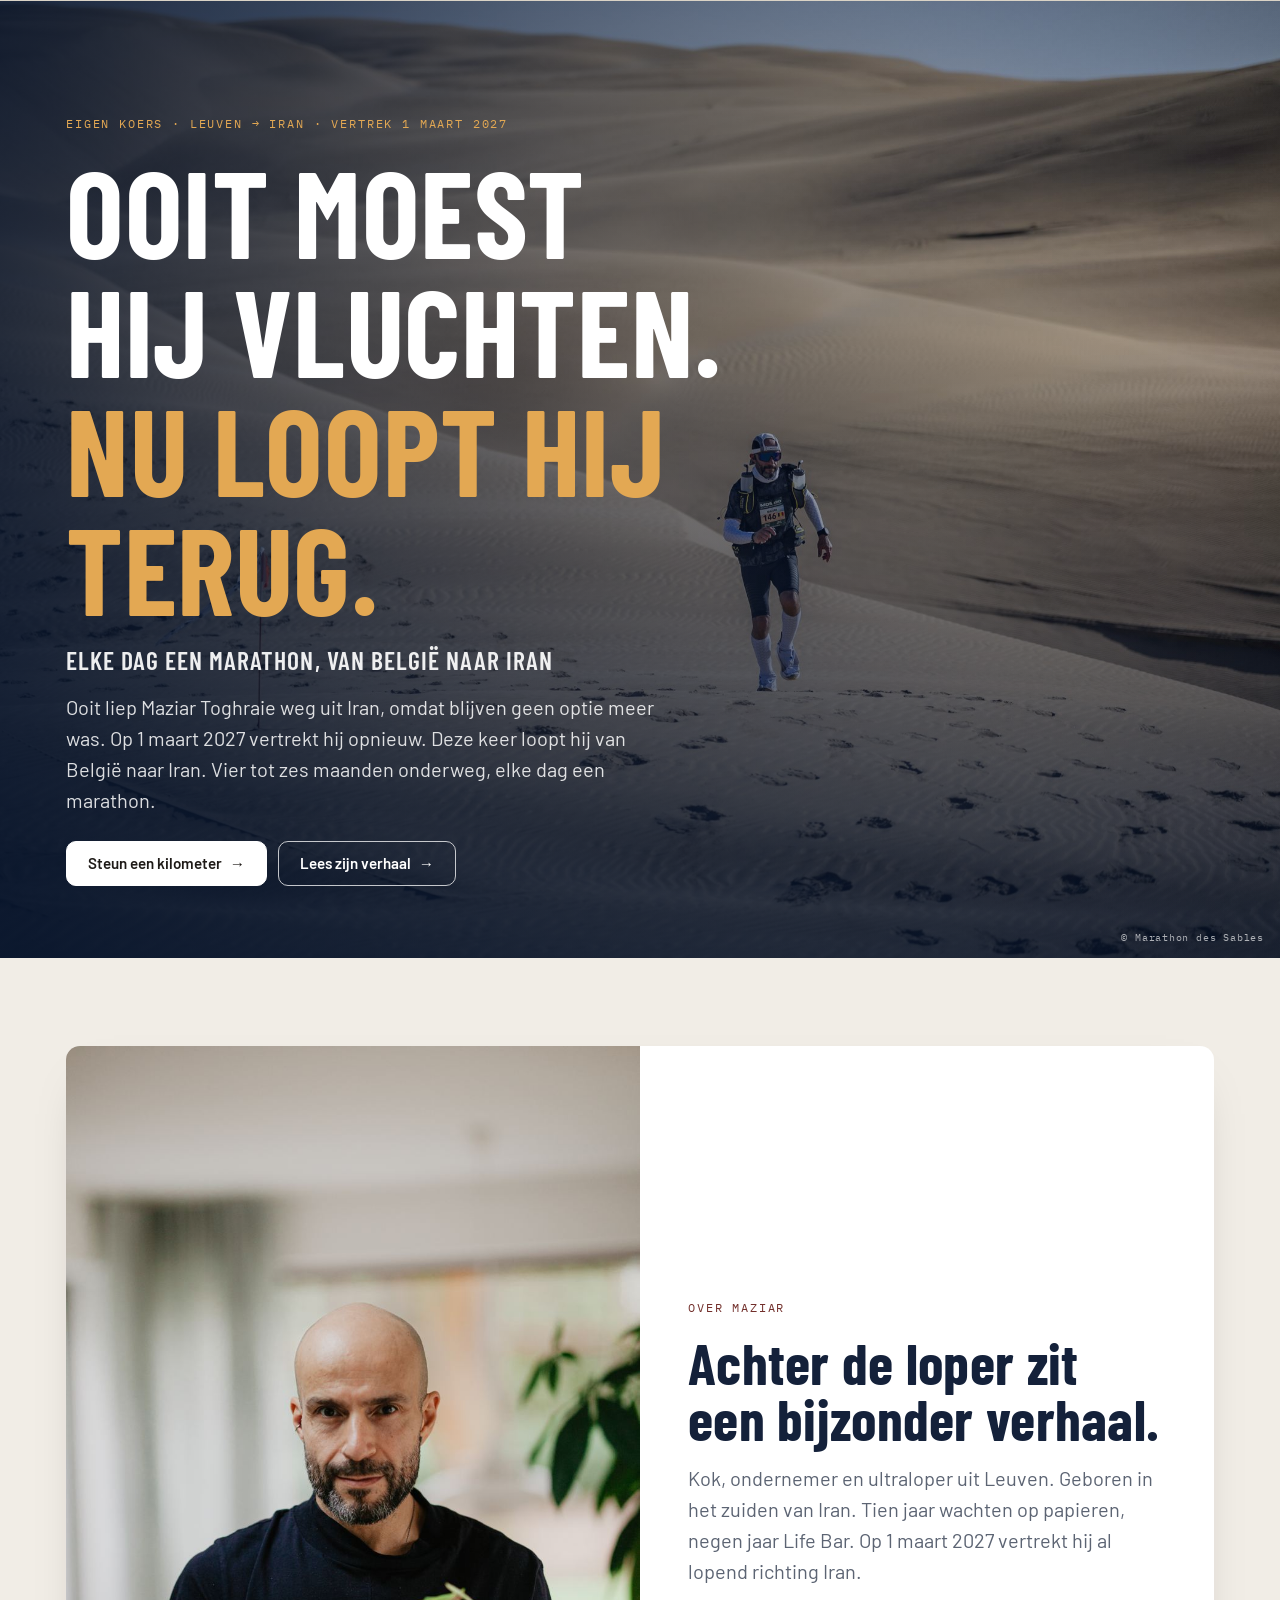
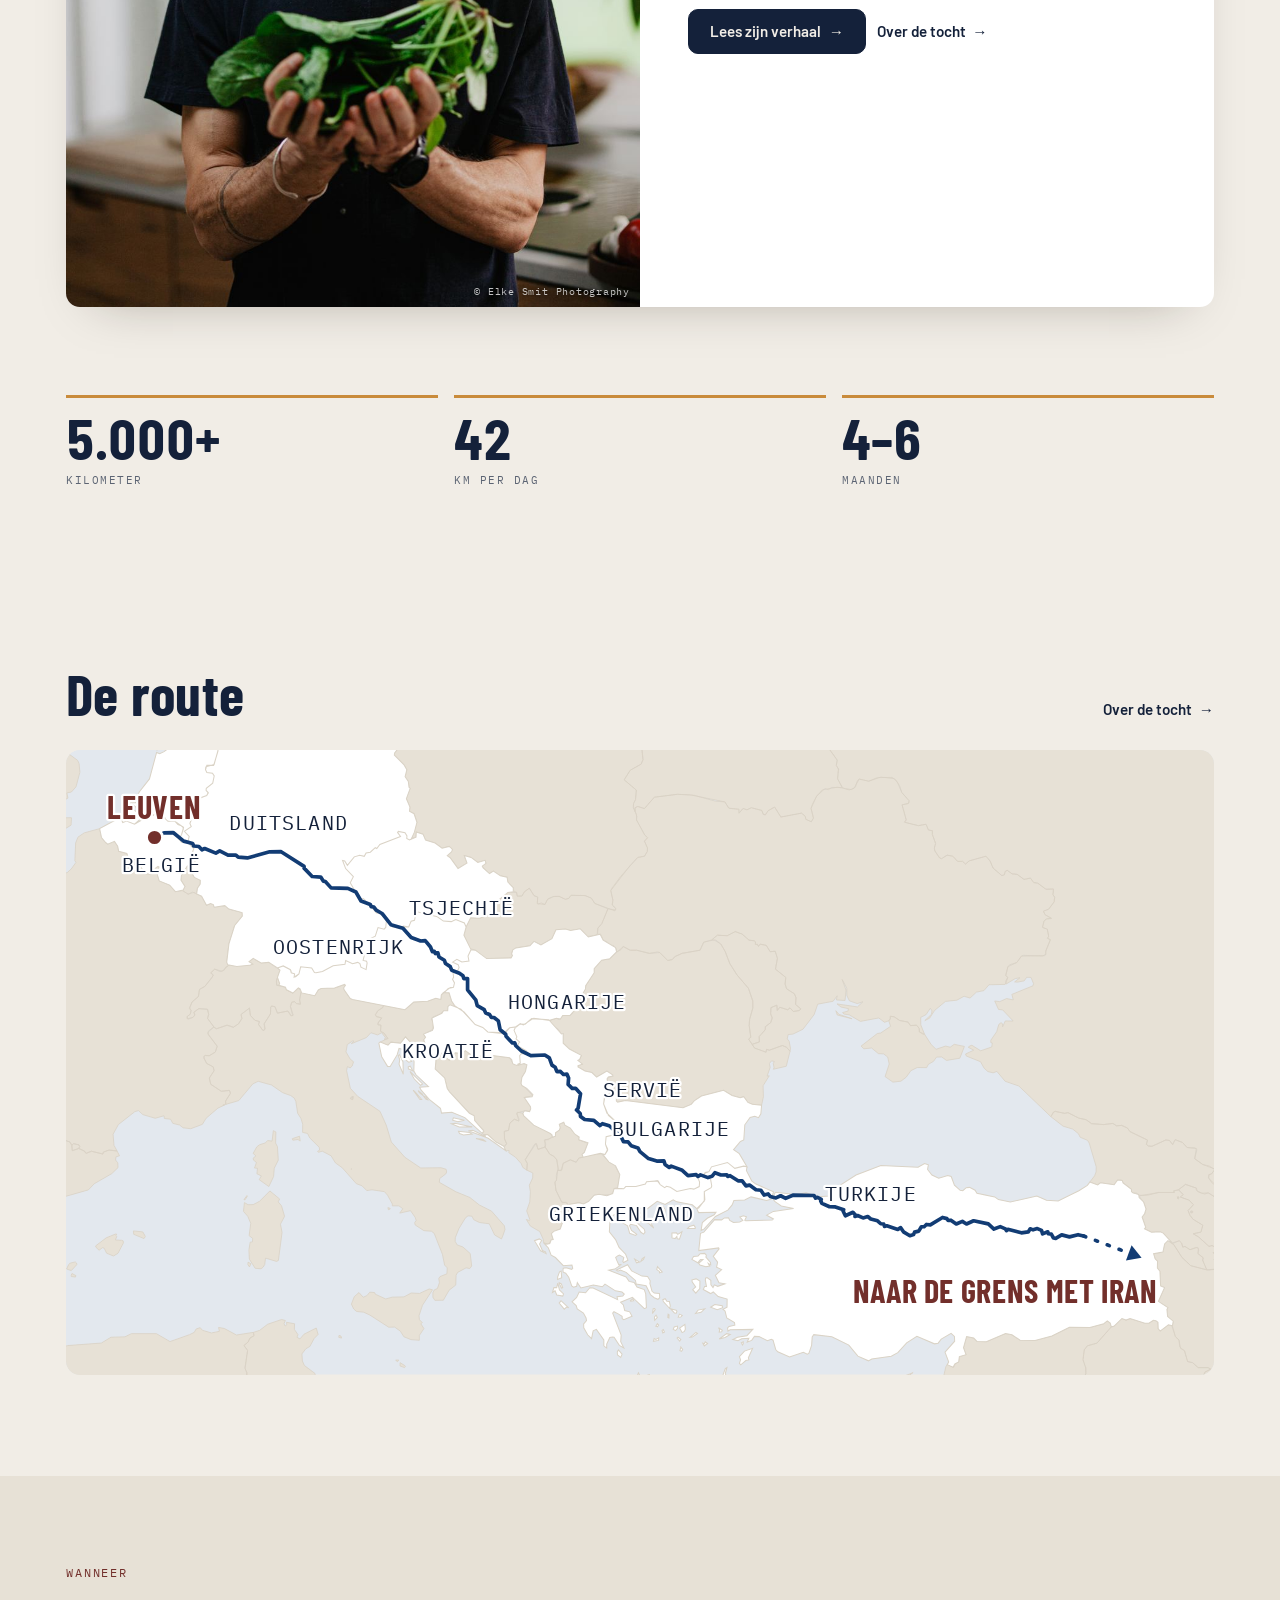
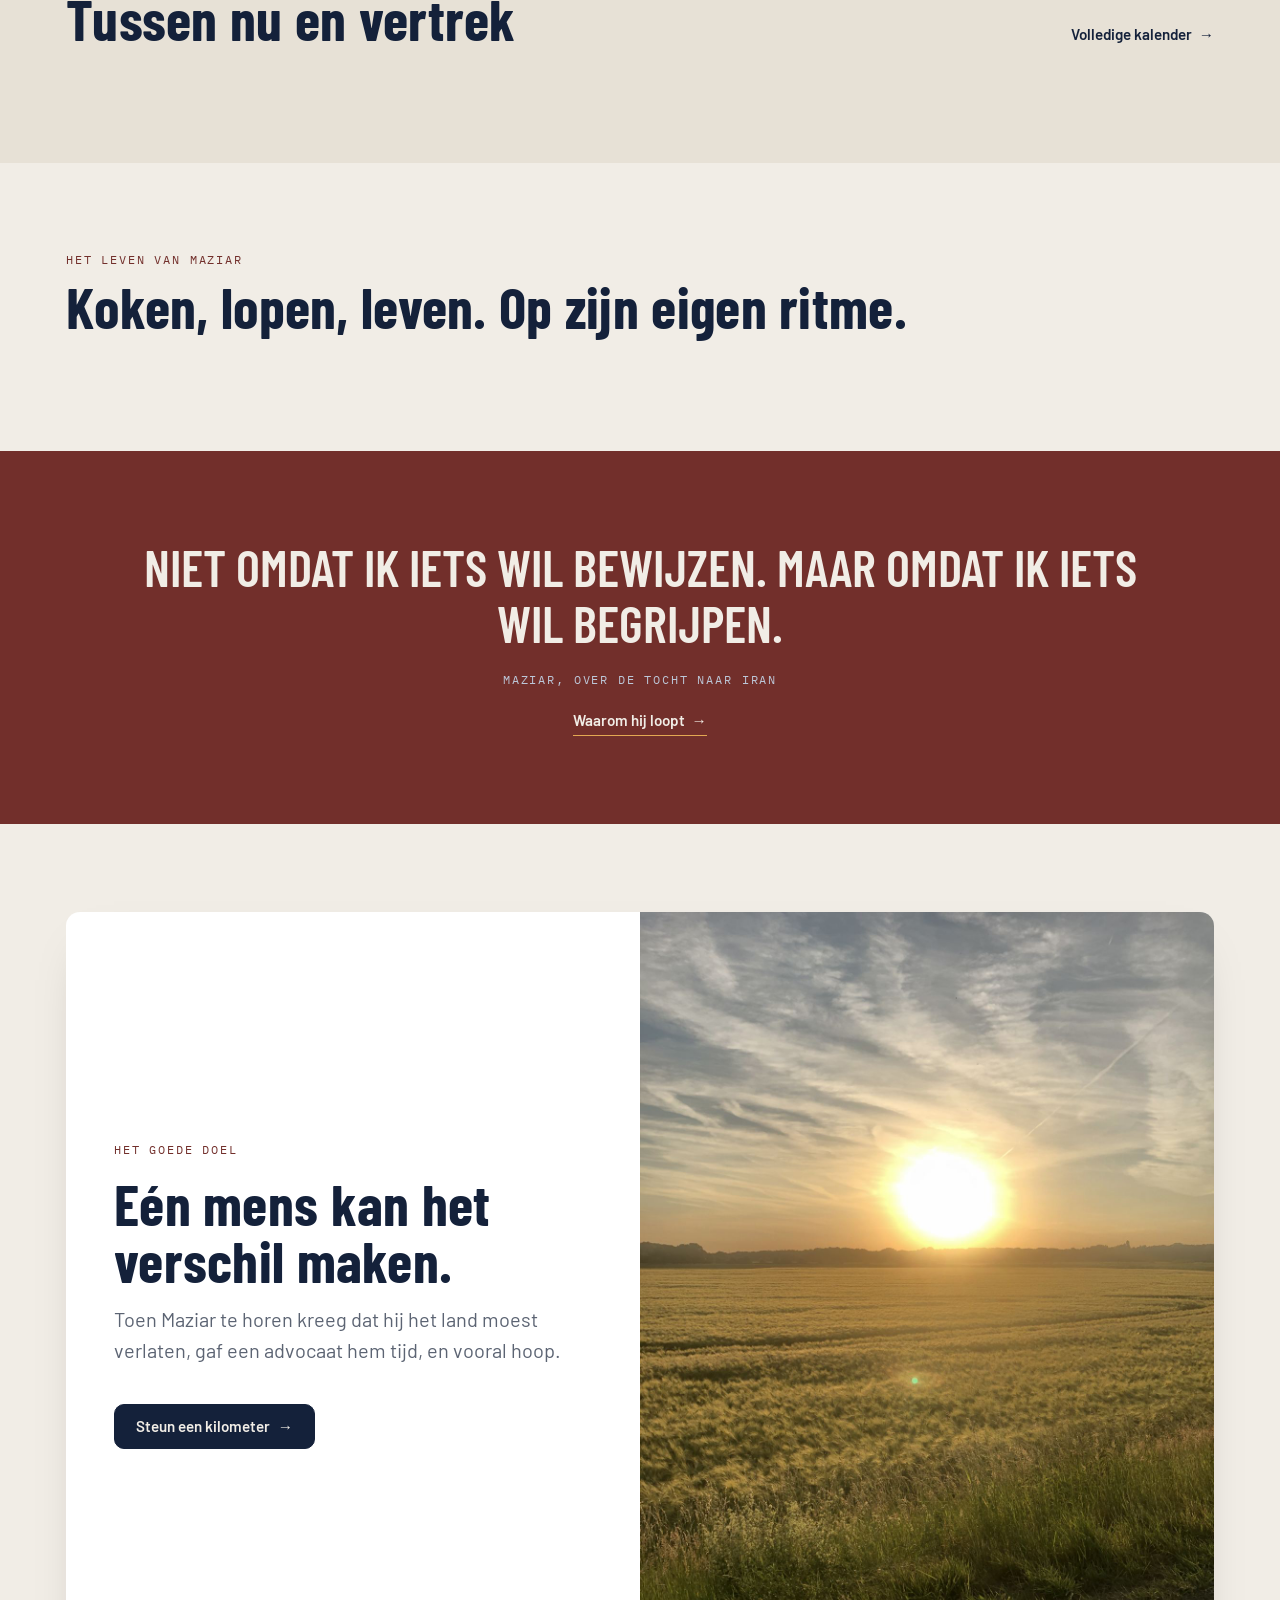
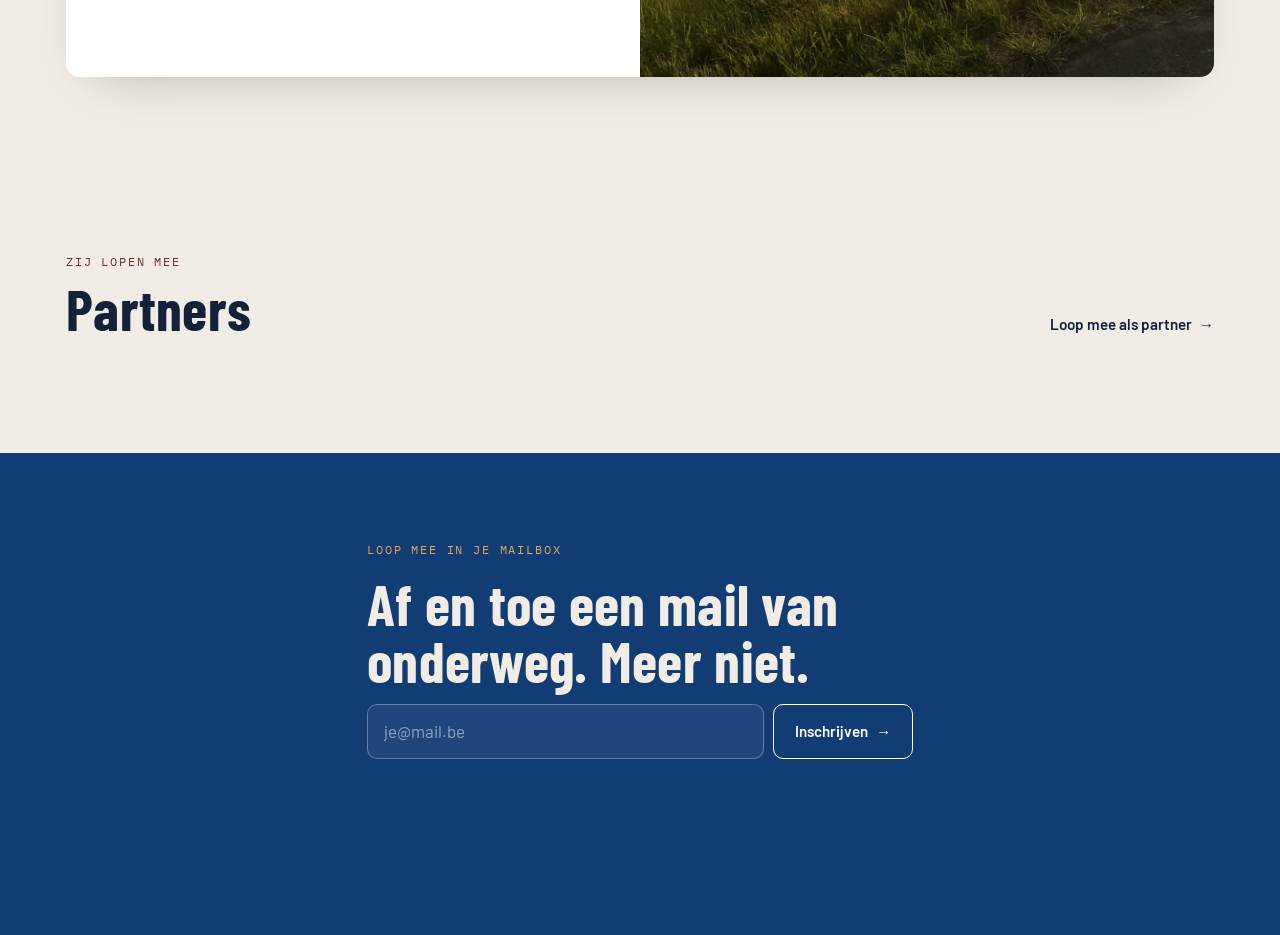
<file: index.html>
<!doctype html>
<html lang="nl">
<head>
<meta charset="utf-8">
<meta name="viewport" content="width=device-width, initial-scale=1, viewport-fit=cover">
<meta name="description" content="Ooit moest Maziar Toghraie vluchten uit Iran. Met Eigen Koers loopt hij vanaf 1 maart 2027 terug: van Leuven naar Iran, elke dag een marathon.">
<meta property="og:type" content="website">
<meta property="og:title" content="Eigen Koers · Mazruns">
<meta property="og:description" content="Ooit moest Maziar Toghraie vluchten uit Iran. Met Eigen Koers loopt hij vanaf 1 maart 2027 terug: van Leuven naar Iran, elke dag een marathon.">
<meta property="og:image" content="https://mazruns.be/assets/img/hero-dunes.jpg">
<meta property="og:url" content="https://mazruns.be/">
<link rel="icon" href="assets/img/favicon.svg" type="image/svg+xml">
<title>Eigen Koers · Mazruns</title>
<link rel="stylesheet" href="https://fonts.googleapis.com/css2?family=Barlow+Condensed:wght@600;700&family=Barlow:wght@400;500;600&family=IBM+Plex+Mono:wght@400;500&family=Vazirmatn:wght@400;700&display=swap">
<link rel="stylesheet" href="assets/site.css?v=4adfd81c">
</head>
<body data-page="home">
<header class="nav" id="hdr"></header>
<main>
<section class="hero on-photo stack">
  <picture><source media="(max-width:899px)" srcset="assets/img/dune-ridge.jpg"><img src="assets/img/hero-dunes.jpg" alt="" style="object-position:68% 55%;--mpos:48% 50%" fetchpriority="high"></picture>
  <div class="wrap"><div class="over">
    <p class="label" data-t="hero.eyebrow">Eigen Koers · Leuven → Iran · vertrek 1 maart 2027</p>
    <h1><span data-t="story.title.a">Ooit moest hij vluchten.</span><br><em data-t="story.title.b">Nu loopt hij terug.</em></h1>
    <p class="sub" data-t="hero.sub">Elke dag een marathon, van België naar Iran</p><p class="lede" data-t="hero.lede">Ooit liep Maziar Toghraie weg uit Iran, omdat blijven geen optie meer was. Op 1 maart 2027 vertrekt hij opnieuw. Deze keer loopt hij van België naar Iran. Vier tot zes maanden onderweg, elke dag een marathon.</p>
    <div class="cta-row"><a class="btn fill" href="steun.html" data-t="home.support">Steun een kilometer</a><a class="btn" href="verhaal.html" data-t="home.read">Lees zijn verhaal</a></div>
  </div></div><span class="credit">© Marathon des Sables</span>
</section>
<section class="band"><div class="wrap">
  <div class="feature">
    <div class="photo " ><img src="assets/img/greens.jpg" alt="" loading="lazy"><span class="credit">© Elke Smit Photography</span></div>
    <div class="txt">
      <p class="label" data-t="home.about">Over Maziar</p>
      <h2 data-t="home.about.h">Achter de loper zit een bijzonder verhaal.</h2>
      <p class="lede" data-t="home.about.p">Kok, ondernemer en ultraloper uit Leuven. Geboren in het zuiden van Iran. Tien jaar wachten op papieren, negen jaar Life Bar. Op 1 maart 2027 vertrekt hij al lopend richting Iran.</p>
      <div class="actions"><a class="btn fill" href="verhaal.html" data-t="home.read">Lees zijn verhaal</a><a class="link" href="detocht.html" data-t="home.run">Over de tocht</a></div>
    </div>
  </div>
</div></section>

<section class="wrap" style="padding-bottom:clamp(3rem,7vw,5.5rem)"><div class="facts"><div class="fact"><b>5.000+</b><span data-t="stat.0">kilometer</span></div><div class="fact"><b>42</b><span data-t="stat.1">km per dag</span></div><div class="fact"><b>4–6</b><span data-t="stat.2">maanden</span></div></div></section>

<section class="band"><div class="wrap stack lg">
  <div class="head"><div class="stack"><h2 data-t="run.route">De route</h2></div><a class="link" href="detocht.html" data-t="home.run">Over de tocht</a></div>
  <figure class="routefig"><svg class="routemap" viewBox="0 0 1000 544" xmlns="http://www.w3.org/2000/svg" role="img" aria-label="Route van Leuven tot de grens met Iran">
<rect class="rm-sea" width="1000" height="544"/>
<path class="rm-land" d="M248.7,365.1L248.4,364.9L248.7,364.9L248.7,365.1ZM-22.1,-14.8L-18.7,-5.9L-22.1,-0.9L-22.1,-14.8ZM-22.1,5.8L-18.1,6.4L-14.2,1.2L1.6,2.8L10.1,9.0L11.4,11.8L12.1,19.4L8.7,32.1L4.7,36.6L0.7,37.4L1.7,41.9L-2.2,44.0L-5.4,43.2L-9.9,46.0L-6.7,47.4L-6.0,49.0L-6.8,51.6L-17.2,55.4L-14.9,54.7L-11.4,58.2L-6.8,59.2L4.8,59.0L4.4,65.5L-3.4,70.2L-5.3,74.5L-9.5,74.2L-22.0,80.2L-22.1,5.8ZM818.1,204.2L804.0,204.5L799.6,209.6L793.1,210.9L787.5,216.1L782.3,214.5L776.1,217.9L766.1,219.0L756.7,226.8L752.3,233.6L748.1,235.7L754.0,230.1L754.3,227.2L752.9,224.9L749.2,230.5L744.5,232.9L744.6,239.4L747.8,247.5L746.6,247.6L743.4,245.6L743.2,242.5L740.9,239.7L735.6,240.1L733.5,237.0L726.2,235.6L721.4,232.4L718.1,232.0L718.0,234.3L716.7,235.9L713.0,237.2L708.0,233.4L692.0,236.4L682.2,230.7L677.6,230.0L676.5,228.7L681.2,227.4L681.6,225.3L675.1,223.9L671.6,221.2L689.4,223.8L694.2,219.3L689.3,220.9L682.4,218.5L680.2,213.9L680.1,207.5L676.1,199.9L679.5,209.3L678.6,218.2L671.0,217.7L671.8,214.1L668.2,218.9L654.8,221.4L651.7,230.5L642.0,243.2L633.2,247.5L629.0,247.9L628.3,251.7L629.9,253.6L631.1,259.8L630.7,262.4L627.6,258.9L624.0,257.4L612.7,261.5L610.2,260.8L609.8,263.2L599.9,259.7L597.6,256.4L604.0,254.3L603.8,249.6L609.1,243.7L609.2,241.0L613.9,237.4L615.2,233.4L613.8,229.8L614.1,224.4L619.2,222.3L619.6,226.9L621.8,224.1L628.7,226.3L630.7,224.6L633.6,227.8L638.9,226.9L640.1,225.5L635.5,221.7L635.9,215.8L634.5,212.4L627.7,208.0L626.4,203.9L627.0,198.1L618.0,190.9L619.7,181.5L617.8,175.3L613.4,175.7L610.0,170.2L604.7,169.1L603.2,171.1L602.3,169.3L600.5,169.3L600.6,167.1L599.4,166.2L594.9,165.6L588.9,160.3L582.9,158.2L575.9,161.8L567.4,161.3L562.4,165.5L555.5,167.4L552.3,174.4L536.8,177.1L530.3,180.0L528.2,182.5L524.2,183.4L517.2,176.4L515.2,175.9L508.3,177.2L497.1,174.4L491.4,174.4L485.4,171.2L483.5,173.9L479.6,175.9L479.2,173.2L477.2,170.5L473.0,169.7L471.7,167.3L467.9,165.6L465.8,160.6L463.1,160.7L463.3,155.2L466.7,151.3L472.1,138.3L478.8,139.4L478.9,138.0L475.8,135.0L476.4,130.8L474.5,122.5L475.8,120.1L483.1,110.2L498.0,93.6L503.9,92.5L506.4,88.3L506.5,85.3L503.9,79.4L506.6,76.4L504.1,74.0L497.0,61.0L497.3,57.9L495.7,53.6L495.7,50.3L498.0,49.2L503.9,51.0L512.5,41.1L532.5,38.6L547.0,39.4L565.7,44.6L573.9,45.2L577.4,50.7L586.1,51.6L586.3,55.0L589.8,50.9L593.1,52.1L597.0,50.3L606.2,52.7L607.2,55.8L609.1,56.6L611.7,52.8L617.3,49.7L622.7,58.4L640.7,55.0L644.0,57.8L644.5,60.4L649.2,62.5L651.1,59.4L649.0,50.8L650.1,47.5L653.9,40.1L658.9,34.7L672.0,32.4L684.1,34.5L687.7,32.3L689.4,26.6L691.0,25.3L699.2,27.2L706.8,24.0L719.8,23.9L723.9,27.3L728.1,37.1L734.4,44.2L734.0,46.5L728.3,47.8L731.9,60.9L730.4,62.9L742.5,65.9L749.2,64.7L751.3,69.7L754.7,70.3L754.7,73.6L757.5,81.4L756.4,85.5L756.9,88.0L760.9,93.9L762.7,94.7L767.5,91.6L772.5,92.5L776.6,97.0L781.0,97.0L783.6,99.4L786.7,96.6L801.4,92.5L804.9,96.6L807.6,102.9L815.2,109.4L817.4,108.7L818.1,105.8L819.9,104.8L824.1,107.9L828.5,108.3L834.5,112.7L840.1,111.6L843.0,115.5L846.5,116.0L853.6,121.3L860.2,121.1L859.7,126.1L861.2,128.2L860.8,132.2L856.0,138.6L851.4,140.5L853.0,143.6L858.5,146.7L853.8,147.2L851.8,149.5L850.6,154.5L854.8,156.1L856.0,162.2L855.0,164.1L857.5,165.2L853.4,175.3L853.5,177.8L850.9,179.4L834.1,178.9L832.3,179.5L828.3,185.1L822.3,187.0L820.5,188.7L818.6,196.4L820.4,198.4L818.1,204.2ZM684.7,234.1L671.8,230.8L670.6,227.1L673.4,230.3L684.7,234.1ZM153.8,571.0L157.3,558.0L159.1,554.8L157.5,549.4L157.5,542.5L155.9,538.5L158.2,523.0L155.0,518.8L158.6,515.7L160.3,512.2L163.8,510.2L163.2,507.3L168.6,505.6L175.7,500.2L187.8,496.1L191.1,497.0L189.9,499.7L190.9,501.8L192.4,500.5L192.0,498.5L199.1,499.8L198.9,504.7L202.1,509.3L201.2,511.6L203.8,513.0L207.3,508.9L218.0,503.5L219.6,509.1L216.1,512.7L212.4,519.6L208.9,521.6L205.5,526.1L205.9,532.2L207.7,536.2L216.9,543.1L217.8,551.2L219.4,553.8L207.9,571.0L153.8,571.0ZM219.5,568.8L220.2,567.1L223.0,565.6L222.9,566.9L219.5,568.8ZM767.6,535.4L773.3,537.6L774.3,534.8L777.6,533.0L778.2,528.4L784.0,526.7L781.8,520.6L784.5,511.0L790.7,512.2L793.5,515.2L801.7,515.4L818.4,508.3L824.0,509.4L831.1,514.1L844.2,514.3L858.8,510.4L874.1,502.9L891.9,503.1L904.0,499.8L907.1,497.3L909.6,499.2L910.6,502.5L898.0,516.7L889.7,519.0L887.0,522.6L885.9,531.1L888.3,538.3L888.4,542.9L885.3,552.5L884.8,566.5L882.6,571.0L779.2,571.0L776.5,568.9L775.8,570.2L769.4,570.3L767.4,561.7L768.7,554.2L767.7,548.9L764.7,544.8L766.4,537.2L767.6,535.4ZM176.6,185.0L186.4,191.7L183.3,201.2L183.4,204.9L191.2,206.6L192.0,208.9L197.6,211.7L202.4,207.3L204.8,210.2L203.5,217.7L204.2,221.4L200.7,220.9L199.1,219.1L196.6,219.8L195.5,223.5L197.5,231.4L195.6,231.4L193.3,227.4L184.2,229.2L182.0,223.6L179.3,223.1L178.3,223.8L178.1,229.9L172.6,238.5L173.6,242.9L171.6,244.4L167.7,239.1L168.5,236.5L164.6,235.5L160.6,231.2L159.8,224.8L152.5,230.4L153.2,233.9L150.3,238.5L145.8,241.5L140.3,239.7L131.2,242.8L129.5,242.1L123.3,233.8L124.3,230.2L123.0,225.7L115.7,225.3L111.4,228.4L112.2,230.9L110.6,232.9L105.5,234.2L105.5,232.2L108.3,230.1L108.9,226.9L107.5,225.3L109.8,219.5L115.3,214.8L116.3,208.5L120.9,206.0L127.3,198.2L128.3,195.8L126.1,194.1L129.5,190.9L134.2,193.0L137.6,192.0L139.2,189.0L141.9,187.5L159.9,187.6L162.8,186.5L159.4,184.4L163.1,181.5L169.9,185.5L176.6,185.0ZM68.0,425.6L59.0,421.9L58.7,418.9L66.9,419.8L69.1,423.7L68.0,425.6ZM43.0,426.8L48.6,427.1L49.8,427.6L50.0,429.4L45.3,438.4L41.4,440.8L35.4,438.4L33.2,433.9L31.7,433.5L28.8,435.8L25.9,433.0L25.9,431.9L35.1,424.9L43.3,421.6L44.2,421.8L43.5,422.9L44.2,423.9L43.0,426.8ZM-22.1,340.5L-12.6,341.5L-11.1,336.8L3.3,341.4L5.0,344.3L5.5,349.0L11.2,347.1L16.1,349.4L17.4,351.4L22.2,349.5L32.1,352.0L32.5,350.3L37.4,348.5L44.5,349.3L46.6,353.5L43.5,354.4L43.2,357.2L45.1,359.6L45.3,363.8L39.9,369.0L24.5,377.9L19.5,383.2L-3.7,389.8L-10.7,396.8L-6.8,399.8L-7.6,400.8L-13.4,402.9L-22.1,416.4L-22.1,340.5ZM4.6,453.5L0.5,452.1L2.2,448.5L3.3,447.1L8.1,445.9L9.2,446.9L9.4,448.3L4.6,453.5ZM8.2,459.1L4.6,458.7L4.5,457.6L5.2,456.0L8.7,457.9L8.2,459.1ZM472.1,138.3L466.7,151.3L463.3,155.2L462.6,161.1L454.0,162.6L448.0,155.8L439.5,157.3L435.1,156.0L426.8,156.6L423.3,164.3L413.7,169.8L407.6,166.7L404.1,170.5L391.9,172.4L389.2,174.1L388.2,177.6L388.9,179.0L387.7,181.1L366.4,181.7L363.6,180.4L356.6,174.4L351.5,172.8L346.6,161.3L349.3,151.6L352.5,146.1L360.3,146.5L366.3,144.5L373.6,138.5L375.2,132.0L384.9,124.1L392.4,123.9L393.1,127.3L397.1,127.2L399.4,123.4L403.6,120.4L407.7,126.9L410.9,128.1L410.5,133.8L411.5,134.2L414.1,133.2L417.2,134.6L419.5,130.0L425.2,127.5L429.5,127.5L435.1,130.1L438.1,129.2L439.8,126.6L452.2,126.8L457.7,129.1L460.6,133.7L472.1,138.3ZM338.8,223.0L333.2,222.8L332.5,227.1L328.9,227.2L325.9,230.2L319.4,232.6L318.4,234.5L320.0,237.5L319.7,243.4L311.4,247.5L313.2,250.3L311.6,252.4L312.8,255.9L310.6,256.7L304.3,254.9L300.8,255.5L295.7,249.9L291.4,255.4L283.0,254.5L280.5,257.1L274.6,255.6L273.8,254.3L280.4,251.3L277.0,246.6L274.0,245.0L274.3,239.6L271.8,239.4L271.8,237.8L275.0,233.4L270.4,232.2L269.5,230.7L271.6,227.2L276.1,224.2L276.5,222.4L295.3,226.2L302.9,219.6L315.0,218.8L322.1,216.2L326.5,217.3L326.9,213.3L329.5,211.3L333.7,211.5L335.9,218.6L338.8,223.0ZM249.7,304.6L247.7,303.6L250.1,301.9L249.7,304.6ZM1021.6,95.7L1019.8,99.1L1019.8,104.7L1013.1,111.7L1010.8,117.1L1008.9,128.3L1014.0,135.7L1006.7,147.3L1004.6,155.0L1005.8,160.4L1014.7,166.4L1015.9,169.9L1015.4,175.9L1017.7,181.0L1019.7,182.7L1022.1,181.6L1022.0,261.3L1015.1,276.3L1013.4,274.4L1012.3,277.4L1007.9,281.3L1006.8,286.1L1007.8,288.6L1013.8,291.0L1018.4,295.7L1022.1,305.6L1022.1,384.0L1019.0,382.4L1017.8,378.2L1007.7,367.7L1003.8,368.0L1003.1,366.0L990.1,361.0L983.2,356.0L985.1,347.9L983.5,346.6L976.6,346.3L972.6,341.9L966.2,339.4L964.0,343.7L961.2,340.1L958.1,339.7L946.0,345.2L943.0,345.0L941.1,343.6L942.1,339.8L926.8,332.4L924.6,329.3L919.5,327.0L915.2,327.4L911.9,325.3L903.8,326.3L893.4,325.5L888.5,322.0L882.3,320.7L872.8,315.9L869.9,316.5L861.7,314.8L860.3,315.3L857.9,319.4L830.0,292.7L818.1,288.6L810.9,280.0L807.6,281.2L803.0,280.1L799.8,277.2L796.6,271.5L784.3,266.6L783.6,264.8L790.7,261.5L785.9,258.9L787.5,257.7L789.1,257.2L796.8,262.0L806.4,258.7L806.9,255.2L805.6,254.9L805.6,252.8L810.7,245.4L812.6,239.0L814.5,237.5L815.8,238.5L815.9,241.1L818.2,236.0L825.1,236.1L815.9,226.4L812.3,226.0L809.0,218.6L813.4,219.2L819.3,216.5L825.2,217.7L823.9,212.9L842.3,205.4L842.8,203.5L840.6,198.1L836.8,198.0L834.7,201.1L829.0,202.2L826.3,202.0L831.0,198.4L826.9,199.1L818.9,203.9L818.6,201.2L820.4,197.9L818.6,196.4L820.5,188.7L828.3,185.1L832.3,179.5L852.6,179.2L853.5,177.8L853.4,175.3L857.5,165.2L855.0,164.1L856.0,162.2L854.8,156.1L850.6,154.5L851.8,149.5L853.8,147.2L858.5,146.7L853.0,143.6L851.4,140.5L856.0,138.6L860.8,132.2L861.2,128.2L859.7,126.1L860.2,121.1L853.6,121.3L846.5,116.0L843.0,115.5L840.1,111.6L834.5,112.7L828.5,108.3L824.1,107.9L819.9,104.8L818.1,105.8L817.4,108.7L815.2,109.4L807.6,102.9L804.9,96.6L801.4,92.5L786.7,96.6L783.6,99.4L781.0,97.0L776.6,97.0L772.5,92.5L767.5,91.6L762.7,94.7L760.9,93.9L756.9,88.0L756.4,85.5L757.5,81.4L754.7,73.6L754.7,70.3L751.3,69.7L749.2,64.7L742.5,65.9L730.4,62.9L731.9,60.9L728.3,47.8L734.0,46.5L734.4,44.2L728.1,37.1L726.0,30.8L721.7,25.0L709.9,23.6L699.2,27.2L691.0,25.3L686.3,33.4L682.3,34.8L678.7,33.8L676.2,32.7L672.1,25.1L672.9,16.6L671.0,13.4L671.8,8.8L665.0,-0.6L668.6,-7.2L674.1,-7.4L678.1,-3.9L684.6,-3.4L690.9,-7.8L691.8,-10.0L697.0,-12.4L696.6,-16.6L691.2,-21.4L691.3,-25.7L685.9,-29.0L676.0,-30.1L677.8,-37.2L1022.1,-37.2L1021.6,95.7ZM718.0,234.3L718.1,232.0L721.4,232.4L726.2,235.6L733.5,237.0L735.6,240.1L740.9,239.7L743.2,242.5L743.4,245.6L747.8,247.5L753.6,256.5L757.9,260.7L766.2,257.9L770.2,258.9L773.7,256.4L782.6,258.2L778.6,268.5L767.0,270.4L762.8,267.4L758.3,267.5L755.7,271.2L751.2,273.8L749.7,276.7L741.5,276.6L736.0,279.3L731.9,285.0L727.3,288.5L720.3,289.3L713.5,284.5L717.1,273.5L715.8,267.5L712.2,264.7L707.7,264.5L701.7,259.6L694.9,260.3L692.6,257.9L706.7,247.0L709.7,246.5L718.3,240.7L716.7,235.9L718.0,234.3ZM599.9,259.7L609.8,263.2L610.2,260.8L612.7,261.5L624.0,257.4L627.6,258.9L630.7,262.4L627.4,275.5L616.1,278.1L616.8,276.9L616.1,272.9L617.1,271.4L614.6,270.8L612.7,273.1L613.4,276.5L610.7,284.1L612.6,283.8L607.2,292.5L607.5,302.1L605.9,309.5L597.8,308.6L594.0,307.0L590.4,302.0L587.2,302.9L580.2,301.0L572.8,296.4L553.5,301.4L547.2,305.6L544.6,308.7L537.5,311.7L487.3,305.4L480.5,306.7L479.4,305.8L479.4,303.2L482.9,299.2L475.7,294.3L471.1,288.2L472.4,284.9L475.7,284.4L476.1,282.9L471.2,279.7L462.2,284.9L458.1,281.0L452.1,279.6L446.0,276.0L446.0,274.9L449.9,273.7L445.9,270.3L447.4,269.6L448.9,266.0L438.5,260.5L433.1,255.4L433.1,247.0L431.6,247.4L428.8,243.2L423.9,239.8L421.3,235.5L427.2,233.7L429.5,234.8L432.7,231.2L438.9,231.3L440.8,230.0L442.3,226.5L443.9,225.8L443.6,223.5L445.2,219.6L449.1,216.4L448.6,214.9L452.5,208.1L452.7,205.4L460.1,194.0L460.1,190.4L466.6,183.1L473.7,181.8L485.4,171.2L491.4,174.4L497.1,174.4L508.3,177.2L517.2,176.4L524.2,183.4L528.2,182.5L530.3,180.0L536.8,177.1L552.3,174.4L555.5,167.4L564.5,165.4L570.4,169.0L574.2,175.5L578.2,186.0L584.4,195.8L594.5,207.6L598.2,218.5L598.3,224.6L595.5,234.6L595.1,239.9L596.5,250.2L594.6,251.8L599.9,259.7ZM496.9,56.0L497.0,61.0L504.1,74.0L506.6,76.4L503.9,79.4L506.5,85.3L506.4,88.3L503.9,92.5L498.0,93.6L491.4,100.6L474.5,122.5L476.4,130.8L475.8,135.0L478.9,138.0L478.1,140.1L460.6,133.7L457.7,129.1L452.2,126.8L439.8,126.6L438.1,129.2L435.1,130.1L429.5,127.5L424.0,127.7L419.5,130.0L417.2,134.6L410.5,133.8L410.9,128.1L407.7,126.9L403.6,120.4L399.4,123.4L397.1,127.2L393.1,127.3L392.4,123.9L390.1,123.4L389.6,119.9L384.9,115.0L384.2,110.8L378.4,109.6L372.3,105.4L368.9,107.6L363.4,102.7L362.6,101.2L365.8,98.7L365.1,96.1L358.7,97.9L352.9,93.6L346.9,91.9L349.3,98.5L341.5,103.2L334.8,94.0L332.1,92.0L336.7,86.8L333.7,84.0L327.6,85.5L321.5,81.0L313.2,78.5L311.0,73.3L305.1,71.4L304.9,75.9L301.1,76.8L305.7,63.0L303.2,55.5L299.2,53.4L299.6,49.7L296.5,42.4L299.8,33.4L298.8,32.4L298.2,27.3L295.4,23.3L296.9,17.2L294.5,13.0L286.0,4.5L286.3,2.5L291.4,-3.9L292.3,-8.0L288.9,-27.1L296.1,-23.7L295.5,-30.6L287.9,-32.3L287.5,-34.2L297.6,-37.2L492.9,-37.2L495.6,-22.2L501.3,-4.1L502.6,8.4L501.0,12.3L491.4,17.7L486.2,26.0L496.8,34.9L496.1,43.2L494.4,46.7L494.2,50.0L496.9,56.0ZM398.0,316.3L398.6,318.5L407.4,326.8L414.7,329.6L421.9,334.0L423.7,336.6L420.2,339.5L417.1,339.3L417.4,345.8L411.2,347.9L409.9,343.1L408.3,343.3L400.0,356.9L401.8,360.0L401.4,366.0L397.9,363.6L396.5,360.3L391.5,354.7L385.7,350.8L386.0,348.9L383.1,349.1L381.4,346.5L383.8,342.9L382.0,338.8L381.8,332.2L385.5,331.3L386.6,325.1L390.5,321.6L394.4,323.2L394.6,321.3L392.5,317.0L393.2,315.6L398.0,316.3ZM562.4,165.5L567.4,161.3L575.9,161.8L582.9,158.2L588.9,160.3L594.9,165.6L599.4,166.2L600.6,167.1L600.5,169.3L602.3,169.3L603.2,171.1L604.7,169.1L610.0,170.2L613.4,175.7L617.8,175.3L619.7,181.5L618.0,190.9L627.0,198.1L626.4,203.9L627.7,208.0L634.5,212.4L635.9,215.8L635.5,221.7L640.1,225.5L638.9,226.9L633.6,227.8L630.7,224.6L628.7,226.3L621.8,224.1L619.6,226.9L619.2,222.3L614.1,224.4L613.8,229.8L615.2,233.4L613.9,237.4L609.2,241.0L609.1,243.7L603.8,249.6L604.0,254.3L597.6,256.4L594.6,251.8L596.5,250.2L595.1,239.9L595.5,234.6L598.3,224.6L598.2,218.5L594.5,207.6L584.4,195.8L578.2,186.0L574.2,175.5L570.4,169.0L566.1,165.6L562.4,165.5ZM136.7,309.8L137.1,308.8L138.0,308.9L138.0,309.3L136.7,309.8ZM294.9,538.0L291.0,536.6L291.0,533.7L295.1,536.2L295.7,537.1L294.9,538.0ZM288.8,532.8L287.5,531.9L287.1,531.4L289.9,531.4L288.8,532.8ZM446.7,355.5L458.1,352.5L466.3,351.6L473.0,359.0L477.8,361.3L482.4,369.8L480.8,381.2L477.5,381.9L476.2,386.4L473.5,387.5L460.1,387.8L455.3,393.1L450.8,395.5L447.0,394.3L437.3,396.0L435.2,394.0L432.3,394.4L426.8,383.6L425.9,376.3L427.3,374.7L428.2,366.2L431.3,366.4L433.1,360.0L439.3,357.0L444.4,359.1L446.7,355.5ZM108.2,101.4L109.3,107.5L111.8,111.0L117.0,113.6L116.9,116.7L114.5,120.4L113.8,125.4L110.2,123.8L106.4,125.6L101.6,122.5L103.6,118.8L100.1,113.3L100.5,109.4L105.7,100.9L108.2,101.4ZM521.9,-37.2L511.4,-33.2L508.6,-35.3L498.5,-33.9L492.9,-35.7L492.9,-37.2L521.9,-37.2ZM183.7,204.9L183.3,201.2L184.2,198.1L186.1,203.4L185.4,205.0L183.7,204.9ZM769.4,571.0L775.8,570.2L776.5,568.9L779.5,570.7L769.4,571.0ZM426.3,336.4L426.4,333.5L430.3,330.0L429.7,326.1L433.6,324.2L434.6,326.8L439.3,329.3L443.3,334.7L447.0,337.2L446.7,339.6L454.7,342.6L451.5,350.6L449.5,352.3L450.5,354.7L446.7,355.5L444.4,359.1L439.3,357.0L433.1,360.0L431.9,365.9L428.8,366.1L427.5,357.0L424.9,353.9L421.3,352.0L417.4,345.8L417.9,343.2L416.6,340.2L426.3,336.4ZM1021.9,181.8L1019.7,182.7L1017.7,181.0L1015.4,175.9L1015.9,169.9L1014.7,166.4L1005.8,160.4L1004.6,155.0L1006.7,147.3L1014.0,135.7L1008.9,128.3L1010.8,117.1L1013.1,111.7L1019.8,104.7L1019.8,99.1L1022.1,95.0L1021.9,181.8ZM128.8,241.3L131.2,242.8L140.3,239.7L145.8,241.5L150.3,238.5L153.2,233.9L152.5,230.4L159.8,224.8L160.6,231.2L164.6,235.5L168.5,236.5L167.7,239.1L171.6,244.4L173.1,243.9L172.6,238.5L178.1,229.9L178.3,223.8L179.3,223.1L182.0,223.6L184.2,229.2L193.3,227.4L196.5,231.7L197.9,230.9L195.5,223.5L196.6,219.8L199.1,219.1L200.7,220.9L204.2,221.4L203.5,217.7L204.7,211.2L216.7,214.1L219.8,208.9L222.2,207.7L233.9,207.3L242.7,204.2L243.4,204.9L241.8,207.3L242.4,209.0L247.6,216.5L276.5,222.4L276.1,224.2L271.6,227.2L269.5,230.7L270.4,232.2L275.0,233.4L271.8,237.8L271.8,239.4L274.3,239.6L274.0,245.0L277.0,246.6L280.4,251.3L277.0,252.1L278.4,250.8L275.0,246.3L271.4,248.2L265.6,246.3L261.7,250.5L248.5,255.9L250.8,253.5L249.8,253.4L245.0,256.6L243.9,263.0L247.6,269.3L250.5,271.6L249.2,275.4L247.5,276.9L245.1,275.8L244.4,279.3L247.7,294.7L254.2,301.8L273.5,314.7L278.9,326.6L283.4,341.5L295.2,354.8L309.0,364.1L326.6,363.9L331.1,365.2L331.6,367.6L330.8,369.3L325.5,373.3L325.2,376.6L339.6,384.8L351.8,389.8L360.0,396.3L370.7,401.7L381.8,414.4L382.4,417.7L380.4,423.5L379.3,425.9L373.4,422.5L368.7,412.7L360.1,411.6L355.2,409.2L353.6,406.1L350.2,405.8L348.0,407.5L342.3,416.8L339.1,424.8L339.0,428.0L340.7,431.1L345.7,432.9L352.1,438.6L353.4,449.5L351.7,451.7L348.5,451.1L341.1,455.1L339.8,457.5L339.5,466.1L333.7,470.6L328.7,479.3L321.3,479.4L319.6,476.7L319.6,472.8L320.8,470.3L323.5,469.1L325.3,464.0L324.7,460.4L325.8,458.7L331.8,456.3L332.1,451.1L329.8,448.7L327.9,439.3L320.7,421.0L318.3,419.2L311.8,418.7L304.2,413.8L303.7,411.8L305.0,409.8L304.2,407.2L300.1,401.3L290.7,403.4L293.4,399.6L290.0,397.1L284.2,397.1L284.3,395.5L280.1,387.8L277.3,384.7L266.5,383.1L262.0,383.8L257.8,379.6L252.9,377.8L240.6,363.9L234.7,359.7L230.9,353.5L223.3,349.5L219.9,350.4L219.1,349.7L220.9,348.5L220.6,346.1L212.4,338.0L210.4,334.0L206.1,333.1L206.2,325.9L204.6,320.8L201.8,316.5L200.2,306.1L198.8,303.2L195.7,301.0L188.7,298.5L179.0,291.8L167.4,288.6L162.7,290.9L150.5,305.4L139.2,308.7L139.0,305.8L143.3,299.0L142.4,296.5L135.3,297.3L126.1,291.2L124.8,285.8L129.0,279.4L128.2,276.0L122.5,273.0L120.2,268.4L120.1,266.9L121.5,266.1L124.8,266.3L130.1,263.1L131.7,258.0L124.0,248.2L123.6,246.0L128.8,241.3ZM249.7,304.6L250.1,301.9L248.7,302.1L247.7,303.6L249.7,304.6ZM248.7,365.1L248.4,364.9L248.4,365.2L248.7,365.1ZM319.3,470.2L310.5,483.7L307.5,492.8L307.9,496.3L310.4,498.8L309.1,499.8L311.8,504.0L307.8,510.0L307.8,514.2L300.4,513.6L294.3,511.1L291.3,506.3L286.3,502.7L281.1,502.8L264.8,492.3L259.3,489.7L253.1,489.1L250.6,486.9L248.6,482.7L251.1,476.2L255.2,472.6L258.9,476.7L262.1,475.3L264.6,472.3L268.8,472.6L269.5,474.1L278.5,478.2L284.3,476.6L294.4,476.4L300.7,473.0L307.9,473.4L316.4,469.5L319.3,470.2ZM280.8,400.5L280.4,398.6L282.4,399.3L282.3,399.9L280.8,400.5ZM240.1,512.3L237.6,511.7L237.8,509.9L239.5,510.5L240.1,512.3ZM203.4,336.4L204.0,340.7L202.1,339.3L197.6,339.9L197.1,338.6L203.4,336.4ZM187.7,397.0L190.4,406.2L186.8,413.0L188.2,420.2L185.0,444.7L183.4,445.5L173.8,442.6L173.1,448.2L171.8,450.4L170.0,451.9L164.8,451.5L159.7,443.5L159.3,435.7L160.4,428.7L162.4,428.5L162.6,425.4L159.5,423.1L160.9,412.3L158.3,406.2L154.6,401.9L155.4,394.2L158.5,396.1L163.1,396.0L168.6,393.1L177.6,384.1L186.1,391.1L184.8,393.6L187.7,397.0ZM159.8,450.3L158.4,448.3L158.6,446.1L161.1,447.5L159.8,450.3ZM156.0,391.8L155.0,391.7L157.6,388.1L158.0,388.6L156.0,391.8ZM912.8,502.0L919.8,495.2L923.4,496.6L926.9,495.3L939.8,499.3L943.3,499.4L947.2,496.8L949.4,497.2L951.2,498.6L951.4,504.1L953.1,506.2L960.3,500.7L963.1,501.0L966.4,511.1L969.5,513.9L970.2,520.1L974.3,523.3L977.0,532.7L981.4,533.7L986.2,538.0L994.9,538.0L997.2,539.3L992.0,542.0L990.5,546.1L993.6,551.6L994.1,556.8L989.4,559.5L984.0,565.7L983.5,571.0L882.6,571.0L884.8,566.5L885.3,552.5L888.4,542.9L888.3,538.3L885.9,531.1L887.0,522.6L889.7,519.0L898.0,516.7L910.6,502.5L912.8,502.0ZM983.7,570.7L984.0,565.7L989.4,559.5L994.1,556.8L993.6,551.6L990.5,546.1L992.0,542.0L997.2,539.3L994.9,538.0L986.2,538.0L981.4,533.7L977.0,532.7L974.3,523.3L970.9,521.3L969.5,513.9L966.4,511.1L963.8,501.8L964.5,497.5L959.6,493.5L959.0,487.3L959.9,485.8L951.6,480.3L956.9,468.3L953.5,466.8L952.9,454.1L950.7,451.3L950.8,445.3L948.7,443.2L947.4,438.7L955.5,437.4L957.0,430.3L959.9,427.4L965.0,430.8L972.2,442.1L979.7,449.2L994.9,453.1L1003.4,452.1L1010.0,445.2L1013.0,444.3L1022.1,436.4L1022.1,571.0L983.7,570.7ZM934.5,387.9L932.8,386.0L929.3,385.8L928.1,384.7L928.1,382.6L920.8,377.1L919.4,374.6L915.7,374.8L913.0,378.7L901.0,377.0L898.7,378.9L891.8,376.4L896.0,370.9L897.3,367.5L897.4,363.0L891.3,342.4L889.8,340.0L883.4,337.3L881.9,334.2L876.9,330.2L868.6,327.7L857.9,319.4L860.3,315.3L861.7,314.8L869.9,316.5L872.8,315.9L882.3,320.7L888.5,322.0L893.4,325.5L903.8,326.3L911.9,325.3L915.2,327.4L919.5,327.0L924.6,329.3L926.8,332.4L942.1,339.8L941.1,343.6L943.0,345.0L946.0,345.2L958.1,339.7L961.2,340.1L964.0,343.7L966.2,339.4L972.6,341.9L976.6,346.3L984.6,347.2L983.2,356.0L990.1,361.0L995.8,362.4L1000.7,365.4L997.8,369.3L995.6,369.9L995.4,373.2L1006.0,383.2L1005.0,387.0L1001.3,389.6L995.0,385.8L991.9,386.8L986.6,385.1L984.4,383.1L984.8,381.7L975.2,378.4L968.5,383.5L964.9,384.0L965.5,385.4L952.0,385.4L942.3,387.8L934.5,387.9ZM182.6,342.4L184.2,345.6L184.9,357.3L181.4,364.3L180.8,371.6L176.7,380.3L168.3,374.3L170.1,371.0L166.3,369.2L166.8,364.3L164.2,364.2L165.9,359.3L163.4,357.3L163.0,355.6L165.4,353.6L163.0,351.4L166.2,345.7L168.5,343.9L173.6,342.3L175.6,340.2L179.5,340.7L180.6,331.6L182.8,332.7L182.6,342.4ZM141.9,187.5L135.9,192.8L129.5,190.9L126.1,194.1L128.3,196.4L120.9,206.0L116.3,208.5L115.3,214.8L109.8,219.5L107.7,224.4L108.9,226.9L108.3,230.1L105.5,232.2L106.3,234.5L110.6,232.9L112.2,230.9L111.4,228.4L115.7,225.3L123.4,226.0L124.3,230.2L123.3,233.8L128.8,241.3L124.0,244.9L123.7,247.2L131.7,258.0L130.1,263.1L124.8,266.3L121.5,266.1L120.1,266.9L120.2,268.4L122.5,273.0L128.2,276.0L129.0,279.4L124.8,285.8L126.1,291.2L135.3,297.3L142.4,296.5L143.3,299.0L139.0,305.8L139.2,308.7L132.3,312.0L122.0,320.8L118.8,326.1L108.7,329.9L102.0,329.1L98.9,326.7L93.0,325.2L91.1,321.6L85.7,321.0L85.4,318.6L77.7,320.8L66.9,317.6L63.1,314.1L60.0,315.0L45.6,326.3L41.0,334.7L41.8,344.4L44.5,349.3L37.4,348.5L32.5,350.3L32.1,352.0L22.2,349.5L17.4,351.4L16.1,349.4L11.2,347.1L12.0,345.4L11.2,344.0L6.7,342.9L5.0,344.3L3.3,341.4L-9.6,337.0L-11.7,337.0L-12.6,341.5L-22.1,340.5L-22.1,126.8L-16.8,124.7L-22.1,124.2L-22.1,116.7L-12.9,111.4L1.0,106.8L4.6,103.6L8.7,97.9L7.7,96.5L8.4,81.0L10.4,75.9L15.8,72.2L29.3,68.5L30.9,76.2L34.5,80.6L36.3,82.0L42.2,79.6L45.0,83.7L45.9,88.2L53.0,90.2L55.0,96.1L60.9,95.1L65.8,98.2L64.9,101.7L66.2,103.4L65.2,107.6L74.0,108.0L76.5,106.6L77.6,103.3L80.1,101.4L81.0,102.0L79.4,108.1L81.2,114.0L90.3,117.7L95.3,123.4L101.6,122.5L106.4,125.6L111.5,124.0L118.1,127.4L122.4,135.3L125.9,133.7L128.3,134.7L129.1,136.9L138.3,135.6L141.9,138.6L153.4,141.6L153.6,144.6L146.9,152.9L141.9,168.9L140.0,184.9L141.9,187.5ZM725.8,558.5L722.7,557.7L714.0,560.3L713.6,557.5L712.1,555.8L707.8,555.6L701.8,557.9L697.2,555.7L700.9,555.4L702.3,549.7L717.0,550.7L737.9,542.3L724.4,552.4L723.6,554.8L725.8,558.5ZM695.9,555.3L701.8,557.9L707.8,555.6L712.1,555.8L713.6,557.5L714.0,560.3L722.7,557.7L725.8,558.5L726.8,560.6L719.0,561.1L712.7,567.0L706.1,568.4L704.1,571.0L702.0,571.0L700.6,569.4L696.8,569.7L691.3,567.6L688.4,561.5L688.1,558.0L690.1,558.9L693.7,556.0L695.9,555.3ZM400.5,314.1L392.8,316.1L394.4,323.2L390.5,321.6L386.6,325.1L385.5,331.3L381.8,332.2L382.0,338.8L383.8,342.9L381.8,345.2L374.4,341.4L367.3,335.0L364.3,335.2L362.5,333.9L364.1,332.7L363.4,330.8L356.0,322.8L355.6,318.6L351.4,316.4L334.1,297.8L332.1,295.0L329.8,285.5L321.6,277.9L322.7,265.0L326.6,264.0L333.9,270.3L339.1,263.8L345.0,264.4L347.8,261.9L352.4,265.2L360.7,266.8L364.0,265.5L367.5,268.1L371.6,266.1L386.4,268.1L390.2,274.2L399.0,273.2L401.5,274.3L400.2,280.0L397.1,285.3L396.4,290.5L406.7,301.2L399.2,302.7L404.6,310.7L404.8,312.6L403.8,315.0L400.5,314.1ZM676.2,32.7L667.0,32.6L664.1,34.6L661.1,33.6L653.9,40.1L649.0,50.8L651.1,59.4L649.2,62.5L644.5,60.4L644.0,57.8L640.7,55.0L622.7,58.4L617.3,49.7L611.7,52.8L609.1,56.6L607.2,55.8L606.2,52.7L597.0,50.3L593.1,52.1L589.8,50.9L586.3,55.0L586.1,51.6L577.4,50.7L573.9,45.2L543.9,39.1L532.5,38.6L512.5,41.1L503.9,51.0L498.0,49.2L495.7,50.3L495.7,53.6L494.2,50.0L494.4,46.7L496.1,43.2L496.8,34.9L486.2,26.0L491.4,17.7L501.0,12.3L502.6,8.4L501.3,-4.1L495.6,-22.2L493.0,-34.9L498.5,-33.9L508.6,-35.3L511.4,-33.2L521.9,-37.2L677.8,-37.2L676.0,-30.1L685.9,-29.0L691.3,-25.7L691.2,-21.4L696.6,-16.6L697.2,-13.7L684.6,-3.4L678.1,-3.9L674.1,-7.4L667.9,-6.8L665.0,-0.6L671.8,8.8L671.0,13.4L672.9,16.6L672.1,25.1L676.2,32.7ZM1022.1,436.4L1013.0,444.3L1010.0,445.2L1003.4,452.1L1002.0,452.1L1002.0,447.4L1000.0,443.9L1004.1,443.0L999.3,437.9L1001.7,435.8L1001.8,433.5L998.3,431.7L995.6,432.4L986.5,424.1L981.8,421.4L988.6,420.0L990.3,414.0L981.7,408.7L979.1,405.3L977.4,401.2L982.1,396.1L978.3,392.1L970.6,389.4L973.2,387.3L969.1,383.1L975.2,378.4L984.8,381.7L985.1,383.9L989.4,386.1L995.0,385.8L1000.7,389.4L1003.0,389.1L1005.0,387.0L1006.0,383.2L997.9,376.7L995.2,372.3L995.6,369.9L997.8,369.3L1000.7,365.4L1003.1,366.0L1003.8,368.0L1007.7,367.7L1016.5,376.5L1019.0,382.4L1022.1,384.0L1022.1,436.4ZM981.5,401.9L980.2,401.4L979.6,403.1L981.3,402.9L981.5,401.9ZM964.2,429.8L969.7,427.5L971.8,429.5L972.8,433.1L974.7,432.4L979.1,435.3L984.2,433.3L986.4,433.8L986.0,438.6L990.7,442.4L990.1,444.3L993.7,452.9L979.7,449.2L972.2,442.1L964.2,429.8ZM969.1,391.2L968.4,390.8L968.2,389.3L969.5,389.4L969.1,391.2ZM963.9,429.3L953.3,419.6L945.6,420.1L939.5,417.1L940.5,415.9L937.4,406.8L939.5,404.1L940.8,399.8L938.7,393.7L934.5,388.5L952.0,385.4L965.5,385.4L964.9,384.0L969.1,383.1L973.2,387.3L970.6,389.4L978.3,392.1L982.1,396.1L977.4,401.2L979.1,405.3L981.7,408.7L990.3,414.0L988.6,420.0L981.8,421.4L986.5,424.1L995.6,432.4L998.3,431.7L1001.8,433.5L1001.7,435.8L999.3,437.9L1004.1,443.0L1000.0,443.9L1002.0,447.4L1002.0,452.1L993.7,452.9L990.1,444.3L990.7,442.4L986.0,438.6L986.7,435.5L985.6,433.3L979.1,435.3L974.7,432.4L972.8,433.1L971.8,429.5L969.7,427.5L963.9,429.3ZM968.4,390.8L969.5,389.4L968.2,389.3L968.4,390.8ZM980.4,403.4L979.6,401.9L981.5,401.9L981.3,402.9L980.4,403.4ZM10.6,347.3L5.5,349.0L5.0,344.3L6.7,342.9L11.2,344.0L12.0,345.4L10.6,347.3ZM163.2,507.3L163.8,510.2L160.3,512.2L158.6,515.7L155.0,518.8L158.2,523.0L155.9,538.5L157.5,542.5L157.5,549.4L159.1,554.8L157.3,558.0L155.9,567.4L153.8,571.0L-22.1,571.0L-22.1,530.6L-5.1,520.9L1.3,518.8L30.8,516.6L39.2,511.5L51.3,511.2L57.0,508.4L78.7,508.4L90.6,515.3L107.6,509.3L111.7,507.3L113.4,504.3L116.9,503.2L118.9,505.5L126.7,507.8L133.6,506.4L132.9,503.0L137.9,503.9L148.5,509.6L163.2,507.3ZM401.4,366.0L401.8,360.0L400.0,356.9L409.4,342.7L411.2,347.9L417.4,345.8L421.3,352.0L424.9,353.9L427.5,357.0L428.8,364.5L427.1,370.8L427.3,374.7L425.9,376.3L426.8,383.6L431.6,393.7L436.6,394.5L438.7,402.7L437.0,406.4L433.8,407.8L430.5,417.3L424.9,419.3L422.8,421.3L424.4,426.4L422.7,426.6L420.5,430.7L415.9,429.1L415.8,426.5L412.7,419.5L404.5,414.7L401.0,408.9L403.6,409.9L404.0,409.0L401.3,401.5L404.0,393.6L404.5,384.7L403.6,379.1L406.5,372.8L406.6,368.4L401.4,366.0Z"/>
<path class="rm-on" d="M891.8,376.4L898.7,378.9L901.0,377.0L913.0,378.7L916.1,374.6L920.1,375.0L920.8,377.1L928.1,382.6L928.1,384.7L929.3,385.8L934.4,387.1L934.8,389.8L938.7,393.7L940.8,399.8L939.5,404.1L937.4,406.8L940.5,415.9L939.5,417.1L945.6,420.1L953.3,419.6L955.8,420.8L965.0,430.8L959.9,427.4L957.0,430.3L955.5,437.4L947.4,438.7L948.7,443.2L950.8,445.3L950.7,451.3L952.9,454.1L953.5,466.8L956.9,468.3L951.6,480.3L959.9,485.8L959.0,487.3L959.6,493.5L964.5,497.5L963.8,501.6L960.3,500.7L953.1,506.2L951.4,504.1L951.2,498.6L949.4,497.2L947.2,496.8L943.3,499.4L939.8,499.3L926.9,495.3L923.4,496.6L919.8,495.2L912.8,502.0L910.6,502.5L909.6,499.2L907.1,497.3L904.0,499.8L891.9,503.1L874.1,502.9L858.8,510.4L844.2,514.3L831.1,514.1L824.0,509.4L818.4,508.3L801.7,515.4L793.5,515.2L790.7,512.2L784.5,511.0L781.8,520.6L784.0,526.7L778.2,528.4L777.6,533.0L774.3,534.8L772.7,537.7L767.6,535.4L768.9,533.1L765.7,524.6L774.1,515.0L773.9,510.9L771.0,508.1L762.4,513.2L759.7,516.7L756.5,517.3L741.2,510.7L732.3,516.5L724.6,525.0L718.9,528.1L701.9,530.5L699.0,532.1L689.8,528.0L681.9,518.4L667.1,511.1L651.4,509.3L650.0,511.2L649.5,518.7L647.1,525.7L645.7,526.4L642.3,524.7L630.3,528.8L620.0,524.2L618.2,522.2L615.9,514.1L614.4,513.4L611.0,514.5L603.7,511.0L599.7,510.8L597.3,514.3L593.4,515.7L594.8,512.4L588.6,512.9L585.3,514.5L580.9,513.5L584.8,511.5L593.1,510.2L598.3,504.7L578.5,505.0L576.6,506.2L576.3,503.4L577.5,502.1L582.6,501.0L582.3,498.7L575.6,494.8L574.1,488.8L572.3,487.3L575.8,485.4L575.9,478.3L568.1,476.1L563.8,472.1L561.5,473.5L555.1,469.9L556.3,467.3L557.9,467.3L556.9,461.8L557.1,460.1L558.4,459.6L561.7,462.0L561.8,465.9L563.6,468.3L564.8,465.9L567.7,467.2L573.9,465.0L568.8,464.1L565.6,457.6L571.1,452.6L566.7,450.5L567.6,446.1L563.8,441.1L568.9,434.6L568.5,433.7L551.2,436.1L552.7,421.0L555.6,420.0L565.0,409.1L571.1,409.3L573.5,407.6L577.1,407.5L578.2,409.8L581.4,411.5L586.9,411.2L589.6,409.7L587.0,406.8L590.1,405.8L592.7,406.6L591.3,409.7L592.1,410.0L615.2,409.4L616.2,408.5L610.3,405.2L616.2,401.9L633.8,399.3L623.1,397.2L617.6,393.5L616.1,391.4L617.1,386.5L618.3,385.2L635.4,387.2L644.8,385.8L655.1,389.2L664.9,388.5L667.0,387.0L669.4,382.3L688.2,370.2L709.8,362.0L742.2,363.4L747.9,360.2L751.2,361.3L750.5,365.4L754.3,370.2L760.2,373.0L768.1,370.6L771.1,371.5L773.9,379.1L778.9,383.6L781.2,383.9L784.2,381.3L787.1,381.0L791.9,383.5L793.5,386.2L809.0,389.3L812.2,391.6L822.6,393.8L845.7,388.5L854.1,392.2L864.3,392.8L882.3,383.9L889.7,379.2L891.8,376.4ZM592.7,366.4L597.3,375.3L600.6,377.9L616.3,384.9L614.1,391.4L610.2,392.4L596.7,389.3L591.2,391.9L581.8,392.4L580.3,396.3L576.5,400.8L565.7,406.3L555.9,417.2L553.2,418.6L554.3,411.6L558.6,407.9L564.6,404.9L566.2,402.6L551.0,403.0L549.5,399.6L556.0,393.0L556.0,384.6L562.0,381.2L562.5,379.8L561.5,374.0L555.8,370.5L555.9,368.9L560.0,367.3L562.3,363.1L576.2,359.3L582.6,364.4L590.3,362.5L593.2,363.0L592.7,366.4ZM548.0,416.8L541.4,416.8L543.0,415.1L546.9,413.9L548.1,415.6L548.0,416.8ZM475.7,294.3L473.4,299.3L469.5,301.4L468.3,308.3L472.5,318.3L481.8,326.4L481.0,329.2L475.8,335.6L470.5,336.9L469.9,343.3L471.9,347.7L469.5,352.3L465.5,351.4L450.5,354.7L449.5,352.3L451.5,350.6L454.7,342.1L446.7,339.6L447.0,337.2L443.3,334.7L439.3,329.3L434.6,326.8L433.6,324.2L429.7,326.1L430.5,329.1L429.7,331.1L426.4,333.5L426.3,336.4L423.6,337.3L423.4,335.4L421.9,334.0L407.4,326.8L398.6,318.5L398.0,316.3L399.4,314.3L403.8,315.0L404.8,312.6L404.6,310.7L399.2,302.7L406.0,302.0L406.7,300.3L401.3,294.7L397.1,292.3L396.4,290.5L397.1,285.3L400.2,280.0L401.5,274.3L399.0,273.2L393.9,274.7L393.7,273.6L395.7,272.9L395.2,266.3L396.8,264.4L402.4,265.2L402.6,263.9L393.9,258.1L393.9,255.9L395.2,254.4L392.0,251.7L392.7,249.9L390.3,244.2L391.7,241.2L395.3,238.7L399.9,238.9L405.6,234.0L420.5,235.0L431.6,247.4L433.1,247.0L433.1,255.4L438.5,260.5L448.9,266.0L447.4,269.6L445.9,270.3L449.9,273.7L446.0,274.9L446.0,276.0L452.1,279.6L458.1,281.0L462.2,284.9L471.2,279.7L476.1,282.9L476.5,284.0L472.4,284.9L471.3,286.5L471.9,289.9L475.3,292.8L475.7,294.3ZM66.9,58.2L52.8,55.8L49.8,52.8L56.2,50.8L65.1,55.8L68.0,55.2L62.1,50.8L66.0,50.3L60.8,43.2L63.8,36.6L72.7,25.2L78.9,2.1L81.6,3.3L85.4,1.4L92.0,-3.5L95.8,-9.9L107.5,-15.0L124.3,-16.3L127.6,-12.1L132.7,-10.4L132.5,0.0L129.0,12.7L121.8,14.7L121.5,17.2L122.7,19.6L127.6,20.3L129.1,22.6L127.8,28.9L122.2,33.4L122.0,35.1L123.9,37.5L122.6,39.6L117.7,41.6L114.1,42.7L109.8,40.6L105.1,43.4L110.6,56.0L107.9,64.0L109.1,66.7L103.1,70.8L107.3,75.2L106.0,80.6L100.6,80.3L98.2,77.4L100.7,73.6L102.2,68.9L101.7,66.5L97.5,64.9L94.6,61.8L88.8,62.1L86.3,59.7L84.8,55.3L80.7,57.6L78.7,54.5L76.0,57.0L73.0,55.1L70.4,56.8L70.9,58.9L70.2,59.3L68.7,59.1L66.9,58.2ZM66.9,58.2L59.7,64.6L52.7,61.8L49.4,63.2L47.6,58.6L52.9,57.8L59.4,59.4L62.2,57.9L64.4,59.2L66.9,58.2ZM120.4,-21.4L121.0,-22.4L123.9,-23.2L122.4,-21.6L120.4,-21.4ZM110.5,-17.6L109.7,-17.9L113.6,-18.9L110.5,-17.6ZM100.3,-16.4L98.5,-17.2L104.7,-17.0L100.3,-16.4ZM91.3,-14.3L88.3,-14.5L96.9,-16.2L91.3,-14.3ZM82.4,-8.7L84.7,-11.4L86.5,-11.4L82.4,-8.7ZM79.3,0.0L77.7,-1.3L78.3,-3.4L81.6,-6.7L81.6,-2.6L79.3,0.0ZM60.8,45.7L63.6,48.9L60.9,49.7L57.9,47.3L56.0,47.9L55.3,46.0L60.8,45.7ZM465.2,160.4L467.9,165.6L478.7,172.1L479.6,175.9L473.7,181.8L466.6,183.1L460.1,190.4L460.1,194.0L452.7,205.4L452.5,208.1L448.6,214.9L449.1,216.4L444.6,220.7L443.9,225.8L438.9,231.3L432.7,231.2L430.6,234.4L427.2,233.7L421.3,235.5L407.4,233.6L398.4,239.5L395.7,238.5L392.2,241.2L386.4,242.0L381.4,246.4L367.4,245.6L363.0,241.7L356.4,239.1L346.7,228.2L338.8,223.0L335.9,218.6L333.7,211.5L329.5,211.3L333.0,207.8L337.5,206.7L338.4,202.9L336.7,199.6L337.6,198.0L337.2,193.9L341.2,192.3L342.4,189.4L341.6,187.0L336.8,184.8L340.5,182.3L344.8,184.7L351.0,183.8L350.2,179.5L352.8,173.9L356.6,174.4L366.4,181.7L387.7,181.1L388.9,179.0L388.2,177.6L389.2,174.1L391.9,172.4L404.1,170.5L407.6,166.7L413.7,169.8L423.3,164.3L426.8,156.6L435.1,156.0L439.5,157.3L448.0,155.8L455.0,162.9L465.2,160.4ZM587.8,535.6L586.6,534.3L587.6,531.2L586.6,528.4L591.0,523.6L598.1,521.2L594.4,529.5L594.9,531.3L592.2,531.8L587.8,535.6ZM589.3,518.3L588.2,516.4L589.9,515.5L590.0,517.1L589.3,518.3ZM569.0,513.1L575.5,508.4L578.6,509.2L574.1,511.7L569.0,513.1ZM573.9,549.2L572.4,544.1L574.3,538.9L575.7,538.0L574.3,543.2L575.9,547.3L573.9,549.2ZM565.1,483.0L571.6,484.1L572.0,485.8L567.3,487.6L561.5,485.4L565.1,483.0ZM569.0,507.1L569.4,504.9L568.4,503.2L571.7,505.5L571.2,506.7L569.0,507.1ZM557.8,371.1L561.5,374.0L562.5,379.8L562.0,381.2L556.0,384.6L556.5,391.8L551.1,399.0L549.5,399.6L545.5,396.2L532.1,393.6L528.9,391.8L521.9,395.8L515.0,393.2L506.2,399.7L499.2,399.0L498.8,401.1L501.7,404.9L500.7,406.8L501.5,408.6L505.1,408.9L509.1,411.2L512.0,416.5L507.9,412.7L502.5,410.3L498.4,411.2L498.2,412.5L503.7,417.4L504.4,420.0L503.2,421.7L500.8,420.1L497.0,414.3L491.8,413.1L490.9,414.3L492.6,418.6L497.2,421.9L496.2,422.9L491.0,421.0L489.2,414.5L480.0,409.2L479.0,406.5L480.6,403.6L474.1,406.4L473.3,419.7L478.7,426.5L481.8,433.3L487.5,439.2L489.5,444.4L485.7,446.5L485.0,445.6L485.9,442.0L482.1,440.0L480.5,440.7L478.8,442.0L479.8,444.6L481.6,448.5L483.8,448.3L478.0,452.2L472.8,453.2L487.9,459.0L490.5,462.9L494.9,463.9L497.4,467.8L503.7,470.0L505.0,473.7L505.6,485.8L503.8,486.7L493.4,476.7L483.1,481.1L485.5,483.4L486.7,488.3L491.0,489.4L493.1,493.3L485.9,496.3L484.5,495.4L484.4,493.3L481.0,491.2L477.3,489.3L476.2,490.5L483.6,509.6L483.2,515.4L485.9,520.8L482.0,518.6L477.4,511.5L476.1,511.3L473.7,511.7L471.0,517.5L471.0,520.9L469.6,520.0L468.5,519.0L468.5,513.8L462.0,504.7L459.2,505.9L457.8,512.8L454.4,509.4L451.0,503.3L450.9,500.0L453.4,497.0L453.0,494.8L450.7,490.5L445.3,486.9L444.4,484.0L440.8,480.7L444.8,476.9L447.0,472.2L452.6,472.8L456.3,468.4L459.2,468.6L480.5,478.8L480.0,476.3L485.0,475.6L486.3,473.9L484.3,472.2L478.6,471.1L469.5,465.3L467.2,467.6L459.4,466.0L448.5,468.6L445.4,463.9L444.8,467.2L442.1,468.0L440.5,466.8L437.9,459.2L435.3,455.8L433.1,454.9L432.9,453.0L433.1,451.5L435.7,451.1L440.5,452.4L441.4,451.6L440.7,448.6L433.2,449.2L426.3,442.1L422.6,440.1L420.2,433.8L415.9,429.1L418.8,430.5L421.4,430.0L422.7,426.6L424.4,426.4L422.8,421.3L424.9,419.3L430.5,417.3L433.8,407.8L437.0,406.4L438.7,402.7L437.0,398.2L437.3,396.0L447.0,394.3L450.8,395.5L455.3,393.1L460.1,387.8L464.3,387.0L471.1,388.2L476.2,386.4L477.5,381.9L485.8,382.2L487.6,380.3L496.4,380.3L504.7,378.1L505.7,376.1L515.9,375.4L517.6,378.6L521.5,381.2L523.1,380.1L526.4,380.9L532.1,384.5L543.9,382.0L546.9,382.5L551.6,380.3L551.9,376.3L550.1,371.8L551.0,370.3L557.8,371.1ZM557.4,441.7L561.4,446.3L561.6,448.5L559.5,447.3L560.8,449.6L557.3,450.2L552.2,448.7L551.1,447.1L554.8,443.8L552.6,443.9L550.3,446.7L545.2,443.7L546.7,441.2L550.6,440.7L552.4,438.8L556.3,438.5L557.8,440.0L557.4,441.7ZM558.9,517.0L556.0,519.1L554.7,516.7L556.1,517.2L556.8,515.5L558.9,517.0ZM548.3,490.9L550.6,487.9L556.4,486.8L553.2,489.8L548.3,490.9ZM502.7,546.0L508.1,544.1L508.8,545.7L506.8,546.9L510.1,547.6L511.3,550.4L520.3,548.7L537.1,552.0L542.7,550.8L543.0,556.4L544.1,556.9L549.3,554.4L552.4,554.4L555.8,551.8L554.1,559.0L552.4,559.7L522.1,562.0L520.9,561.6L520.1,557.9L501.9,553.6L496.5,553.9L494.7,552.3L494.9,545.8L495.7,544.9L497.2,546.3L498.6,542.5L499.9,545.2L502.7,546.0ZM548.6,473.1L545.9,470.1L548.5,467.7L545.4,463.3L545.3,461.5L548.9,460.7L552.2,462.5L552.1,469.2L548.6,473.1ZM543.6,511.6L548.7,507.3L550.1,508.3L545.6,511.4L543.6,511.6ZM539.2,409.1L536.4,406.8L539.1,405.8L541.7,408.4L539.2,409.1ZM536.7,507.5L534.5,503.6L539.1,500.4L539.5,504.5L538.7,506.5L536.7,507.5ZM536.2,523.8L534.8,523.2L535.6,520.1L537.2,522.3L536.2,523.8ZM533.3,494.1L534.3,491.4L536.8,492.5L535.5,493.9L533.3,494.1ZM536.5,419.7L534.4,426.2L532.4,425.8L532.1,423.8L530.6,425.6L527.9,425.0L527.8,420.7L531.7,420.6L532.9,422.0L536.5,419.7ZM534.6,515.0L532.3,512.2L533.1,511.4L535.6,513.4L534.6,515.0ZM530.9,505.8L528.9,504.6L529.8,502.6L532.6,501.8L532.7,503.7L530.9,505.8ZM531.4,490.7L530.0,490.4L526.5,486.7L531.5,488.0L532.2,488.9L531.4,490.7ZM525.7,486.3L520.3,480.5L519.9,478.8L521.9,478.0L523.4,480.1L525.6,480.4L526.4,484.4L525.7,486.3ZM525.2,494.8L524.2,494.3L524.5,491.4L525.3,491.9L525.2,494.8ZM518.8,403.9L515.8,402.0L515.9,400.8L518.2,397.7L520.3,397.9L521.9,400.3L521.5,402.9L518.8,403.9ZM519.9,507.9L519.2,505.6L520.3,504.9L521.3,507.0L519.9,507.9ZM517.0,455.5L516.9,454.2L514.6,452.6L515.2,450.0L519.4,454.8L517.0,455.5ZM492.7,453.7L501.7,458.3L506.6,458.7L508.9,462.4L508.6,464.6L510.5,471.5L512.4,473.1L516.9,473.5L517.2,477.1L515.6,478.5L512.4,477.1L509.1,474.4L505.3,466.7L496.7,465.2L496.0,462.1L487.9,455.0L482.9,453.0L480.8,454.0L479.4,453.1L489.2,448.4L492.7,453.7ZM516.3,512.1L516.2,514.3L511.7,515.1L512.3,512.6L513.8,513.5L516.3,512.1ZM515.2,502.5L513.8,501.9L515.1,499.7L516.3,500.9L515.2,502.5ZM512.8,496.8L512.6,493.9L514.0,492.3L515.1,494.2L512.8,496.8ZM510.8,490.9L511.5,486.7L512.8,486.6L513.3,487.5L510.8,490.9ZM500.9,445.3L501.9,443.0L503.8,441.8L503.1,443.7L500.9,445.3ZM499.6,446.1L497.0,446.7L495.4,443.5L499.6,446.1ZM494.5,479.8L491.9,480.2L491.6,479.6L493.7,478.1L494.5,479.8ZM483.2,529.1L480.4,527.0L480.2,524.3L481.2,522.6L484.4,526.3L483.2,529.1ZM437.9,485.9L436.1,485.2L434.0,487.1L429.6,481.8L431.2,479.7L437.9,485.9ZM429.8,470.2L433.4,473.7L432.7,475.7L427.5,474.7L426.0,471.1L423.7,472.6L425.0,468.2L427.4,468.3L428.4,464.3L429.8,470.2ZM431.6,468.7L430.3,466.0L429.7,464.1L431.5,465.0L432.7,468.4L431.6,468.7ZM431.8,459.7L428.2,461.2L428.3,459.0L429.9,454.6L431.3,453.9L431.8,459.7ZM418.2,438.7L413.4,436.2L408.1,427.4L412.3,425.9L414.3,427.2L412.5,430.3L415.0,436.0L417.7,437.1L418.2,438.7ZM184.2,189.8L176.6,185.0L169.9,185.5L163.1,181.5L159.4,184.4L162.8,186.5L159.9,187.6L148.8,188.5L140.8,187.1L140.0,184.9L141.9,168.9L146.9,152.9L153.6,144.6L153.4,141.6L141.9,138.6L138.3,135.6L129.1,136.9L128.3,134.7L125.9,133.7L122.4,135.3L118.1,127.4L113.8,125.4L114.5,120.4L116.9,116.7L117.0,113.6L111.8,111.0L108.7,105.5L110.1,98.7L114.2,95.7L113.7,91.0L110.2,88.6L111.4,86.0L106.0,80.6L107.3,75.2L103.1,70.8L109.1,66.7L107.9,64.0L110.5,57.4L110.5,54.6L105.1,43.4L109.8,40.6L114.1,42.7L122.6,39.6L123.9,37.1L122.0,35.1L122.2,33.4L127.8,28.9L129.1,22.6L127.6,20.3L122.7,19.6L121.5,17.2L122.7,13.4L128.6,13.4L132.3,1.2L132.7,-10.4L129.5,-13.9L130.7,-20.6L134.6,-25.2L150.6,-25.6L154.1,-20.1L152.9,-17.3L155.9,-16.5L157.8,-22.5L161.4,-19.0L161.4,-14.6L162.1,-28.9L164.2,-32.5L170.3,-31.0L177.1,-31.8L185.5,-22.2L189.9,-20.5L186.5,-22.2L179.5,-31.9L172.1,-34.4L170.5,-37.2L220.1,-37.2L225.7,-35.1L228.3,-37.2L279.4,-37.2L280.2,-31.7L283.7,-28.5L288.9,-27.1L292.3,-8.0L291.4,-3.9L286.3,2.5L286.0,4.5L294.5,13.0L296.9,17.2L295.4,23.3L298.2,27.3L298.8,32.4L299.8,33.4L296.5,42.4L299.6,49.7L299.2,53.4L303.2,55.5L305.7,63.0L303.5,71.6L300.8,77.4L299.2,78.4L296.8,77.0L297.0,74.9L295.3,72.1L289.5,70.9L288.8,71.8L291.4,75.4L273.4,82.3L270.7,85.8L269.4,85.1L265.1,89.0L261.4,89.7L259.8,92.6L255.8,91.7L251.1,93.1L245.1,100.4L242.8,96.7L240.9,96.3L243.6,103.3L250.3,110.3L247.6,115.6L254.0,126.7L257.0,129.6L259.2,129.5L267.5,137.4L269.9,141.5L273.2,142.1L279.1,148.6L278.5,154.6L277.1,156.1L271.8,154.7L269.4,162.1L258.8,167.4L255.8,170.6L260.1,177.8L258.8,183.3L261.8,184.0L262.3,185.5L261.4,191.3L256.9,189.2L256.0,186.0L254.1,185.0L249.6,186.1L243.6,183.4L243.0,186.7L232.7,187.9L223.4,193.0L217.8,194.1L216.4,193.9L214.0,189.9L204.4,188.9L202.9,195.0L198.7,197.8L199.1,195.0L196.2,194.1L196.0,192.2L194.0,190.4L189.2,188.1L184.2,189.8ZM287.9,-35.3L287.9,-32.3L284.3,-32.1L281.6,-32.7L281.0,-34.9L281.4,-37.2L285.6,-37.2L287.9,-35.3ZM389.6,123.5L384.9,124.1L375.2,132.0L373.6,138.5L366.3,144.5L360.3,146.5L352.5,146.1L348.5,154.2L347.0,150.7L339.5,147.6L335.6,149.5L328.7,149.0L323.5,145.3L305.1,140.7L303.6,148.4L300.6,149.2L298.5,154.2L294.0,153.3L291.3,155.0L287.4,154.9L284.3,154.1L282.9,151.1L273.2,142.1L270.8,142.2L259.2,129.5L257.0,129.6L254.0,126.7L247.6,115.6L250.3,110.3L243.6,103.3L240.9,96.3L242.8,96.7L245.1,100.4L251.1,93.1L255.8,91.7L259.8,92.6L261.4,89.7L265.1,89.0L269.4,85.1L270.7,85.8L273.4,82.3L291.4,75.4L288.8,71.8L289.5,70.9L295.3,72.1L297.0,74.9L296.8,77.0L299.2,78.4L304.9,75.9L305.1,71.4L311.0,73.3L313.2,78.5L321.5,81.0L327.6,85.5L333.7,84.0L335.4,85.2L336.7,86.8L335.8,88.8L332.1,92.0L334.8,94.0L341.5,103.2L349.3,98.5L346.9,91.9L352.9,93.6L358.7,97.9L365.1,96.1L365.8,98.7L362.6,101.2L363.4,102.7L368.9,107.6L372.3,105.4L378.4,109.6L384.2,110.8L384.9,115.0L389.6,119.9L389.6,123.5ZM273.8,254.3L280.5,257.1L283.0,254.5L291.4,255.4L295.7,249.9L300.8,255.5L312.8,255.9L311.6,252.4L313.2,250.3L311.4,247.5L319.2,244.3L320.1,242.1L318.8,233.5L327.4,229.3L328.9,227.2L332.5,227.1L332.7,223.5L334.5,221.9L344.0,225.7L356.4,239.1L363.0,241.7L367.4,245.6L379.6,246.9L383.5,245.5L386.4,242.0L391.7,241.2L390.3,244.2L392.7,249.9L392.0,251.7L395.2,254.4L393.9,255.9L393.9,258.1L401.1,262.2L402.7,264.7L396.8,264.4L395.2,266.3L395.7,272.9L392.5,274.8L389.1,273.2L388.2,269.7L386.4,268.1L371.6,266.1L367.5,268.1L364.0,265.5L360.7,266.8L352.4,265.2L347.8,261.9L345.0,264.4L339.1,263.8L333.9,270.3L326.6,264.0L322.7,265.0L321.6,277.9L329.8,285.5L332.1,295.0L334.1,297.8L351.4,316.4L355.6,318.6L356.0,322.8L363.9,331.9L362.5,333.9L347.4,320.2L336.1,315.6L327.1,316.3L326.2,312.1L316.4,304.4L309.4,296.3L308.0,293.7L315.7,293.2L304.9,282.9L303.0,279.7L303.2,271.5L302.1,268.0L295.3,261.2L290.1,260.0L288.4,265.6L282.4,275.7L280.1,275.6L275.0,267.2L272.5,255.4L273.8,254.3ZM381.4,345.3L383.1,349.1L367.8,338.2L350.5,331.6L354.4,331.3L365.6,336.6L364.3,335.2L367.3,335.0L374.4,341.4L381.4,345.3ZM366.0,341.1L357.1,338.4L363.0,339.1L366.0,341.1ZM353.9,328.3L342.5,328.4L335.7,325.6L339.0,325.2L353.9,328.3ZM341.9,332.2L351.7,333.2L353.7,334.6L346.2,335.3L342.8,334.1L341.9,332.2ZM341.3,323.9L336.8,322.5L337.4,320.4L347.1,322.6L341.3,323.9ZM315.0,304.7L313.6,304.2L311.3,301.3L313.5,302.4L315.0,304.7ZM310.8,300.8L308.0,298.7L306.7,296.7L310.4,299.7L310.8,300.8ZM308.9,292.1L303.4,286.6L299.6,280.0L310.6,290.8L308.9,292.1ZM309.8,304.4L308.3,304.4L302.4,296.4L304.3,298.0L309.8,304.4ZM302.1,279.5L298.2,277.7L298.1,276.1L299.9,275.4L302.1,279.5ZM298.4,271.9L292.9,267.5L295.8,263.5L301.1,271.3L298.4,271.9ZM293.8,282.4L290.1,273.7L290.7,269.9L289.5,266.0L290.5,265.4L293.5,271.5L293.8,282.4ZM590.3,362.5L582.6,364.4L576.2,359.3L562.3,363.1L560.0,367.3L556.7,368.0L555.8,370.5L551.0,370.3L550.1,371.8L551.9,376.3L551.6,380.3L546.9,382.5L543.9,382.0L532.1,384.5L526.4,380.9L523.1,380.1L521.5,381.2L517.6,378.6L515.2,375.3L505.7,376.1L504.7,378.1L496.4,380.3L487.6,380.3L485.8,382.2L480.4,381.8L482.4,369.8L478.7,362.3L473.0,359.0L467.8,352.7L469.5,352.3L471.8,348.9L469.9,343.3L470.5,336.9L475.8,335.6L481.0,329.2L481.8,326.4L471.2,316.3L468.3,308.3L469.0,302.5L473.4,299.3L474.1,295.6L475.7,294.3L482.9,299.2L479.4,303.2L479.4,305.8L480.5,306.7L487.3,305.4L537.5,311.7L544.6,308.7L547.2,305.6L553.5,301.4L572.8,296.4L580.2,301.0L587.2,302.9L590.4,302.0L594.0,307.0L597.8,308.6L605.9,309.5L605.3,316.9L603.2,320.3L600.0,319.1L595.9,320.1L591.3,326.5L590.4,339.7L587.5,341.0L581.5,348.1L586.5,351.6L593.2,363.0L590.3,362.5ZM66.9,58.2L70.9,58.9L70.4,56.8L73.0,55.1L76.0,57.0L78.7,54.5L80.7,57.6L84.8,55.3L86.3,59.7L88.8,62.1L94.6,61.8L102.4,67.5L100.7,73.6L98.2,77.4L100.6,80.3L106.0,80.6L111.4,86.0L110.2,88.6L113.7,91.0L114.2,95.7L110.1,98.7L108.8,102.5L105.7,100.9L100.5,109.4L100.1,113.3L103.6,118.8L102.1,122.0L95.3,123.4L90.3,117.7L81.2,114.0L79.4,108.1L81.0,102.0L80.1,101.4L77.6,103.3L76.5,106.6L74.0,108.0L65.2,107.6L66.2,103.4L64.9,101.7L65.8,98.2L60.9,95.1L55.0,96.1L53.0,90.2L45.9,88.2L45.0,83.7L42.2,79.6L36.3,82.0L34.5,80.6L30.9,76.2L29.3,68.5L47.6,58.6L49.4,63.2L52.7,61.8L59.7,64.6L65.8,61.1L66.9,58.2ZM184.2,198.1L186.4,191.7L184.2,189.8L189.2,188.1L195.5,191.4L196.2,194.1L199.1,195.0L198.7,197.8L200.0,197.6L202.9,195.0L204.4,188.9L214.0,189.9L216.4,193.9L217.8,194.1L223.4,193.0L232.7,187.9L243.0,186.7L243.6,183.4L249.6,186.1L254.1,185.0L256.0,186.0L256.9,189.2L261.4,191.3L262.3,185.5L261.8,184.0L258.8,183.3L260.1,177.8L255.8,171.6L257.0,168.8L269.4,162.1L271.8,154.7L277.1,156.1L278.5,154.6L279.1,148.6L282.9,151.1L284.3,154.1L298.5,154.2L300.6,149.2L303.6,148.4L305.1,140.7L323.5,145.3L328.7,149.0L335.6,149.5L339.5,147.6L347.0,150.7L348.5,154.2L346.6,161.3L352.8,173.9L350.2,179.5L351.0,183.8L344.8,184.7L340.5,182.3L336.8,184.8L341.6,187.0L342.4,189.4L341.2,192.3L337.2,193.9L337.6,198.0L336.7,199.6L338.4,202.9L337.5,206.7L334.8,206.8L328.2,211.9L326.9,213.3L326.5,217.3L322.1,216.2L315.0,218.8L302.9,219.6L295.3,226.2L249.5,217.4L247.6,216.5L242.4,209.0L241.8,207.3L243.4,204.9L242.7,204.2L233.9,207.3L222.2,207.7L219.8,208.9L216.7,214.1L205.3,211.6L203.9,208.0L202.4,207.3L197.6,211.7L192.0,208.9L191.2,206.6L185.4,205.0L186.1,203.4L184.2,198.1Z"/>
<path class="rm-route" d="M77.1,76.2L85.4,72.2L93.3,71.9L102.5,79.4L110.3,81.4L111.2,83.6L115.7,84.1L118.4,86.9L120.8,85.8L130.5,89.8L133.9,87.8L141.1,91.5L148.0,91.5L150.0,93.3L158.0,94.0L177.4,88.7L187.4,88.6L207.4,101.4L207.4,102.9L214.4,110.2L221.9,110.7L224.1,114.2L225.9,114.6L230.9,120.1L245.5,120.5L252.5,123.7L257.0,131.5L265.1,134.5L265.8,136.4L268.2,136.8L270.2,139.5L275.3,142.4L283.0,152.2L293.5,155.2L300.7,163.3L308.9,166.4L312.9,166.0L317.5,171.6L319.1,175.7L320.8,175.3L321.7,177.3L323.9,176.7L324.9,180.3L329.6,183.2L330.6,186.0L334.7,188.7L336.0,191.8L342.7,194.4L345.8,196.6L346.5,199.1L349.8,199.1L349.8,208.9L356.9,217.6L358.2,222.7L364.3,226.2L365.6,229.1L368.9,230.4L370.6,233.0L372.8,233.0L376.6,236.0L378.2,243.7L383.0,247.6L383.3,249.4L388.8,255.2L390.8,255.0L391.8,257.6L396.7,262.2L404.9,266.2L417.1,265.7L421.0,268.2L423.3,274.5L426.1,276.4L427.6,280.1L430.7,280.0L433.3,282.7L436.3,282.3L437.8,285.8L437.4,291.3L440.9,294.7L443.9,294.7L448.2,299.4L446.1,312.0L444.7,313.5L447.9,316.6L448.2,319.2L451.8,321.9L459.8,322.6L465.1,327.2L467.3,325.5L473.2,327.3L483.4,336.7L485.6,341.1L489.6,341.3L492.3,344.7L498.2,346.6L500.0,349.9L507.4,355.9L514.6,358.1L520.8,357.9L521.8,361.0L525.5,363.6L527.2,362.5L536.8,366.1L541.8,370.7L549.0,369.9L550.5,371.5L552.7,370.1L559.2,372.5L562.7,371.4L565.3,368.2L570.5,370.2L575.6,370.0L576.4,371.4L578.5,370.8L585.4,375.3L589.0,375.3L592.3,379.7L595.4,379.0L601.0,383.1L605.3,383.5L608.1,387.7L611.6,386.7L613.4,388.9L618.4,390.2L622.5,388.3L626.9,390.5L633.7,387.7L651.6,388.1L653.0,390.4L654.5,389.6L657.9,391.5L657.4,392.7L658.5,394.9L665.1,397.9L670.2,398.0L677.4,400.5L676.9,401.6L678.9,405.7L685.5,402.7L687.6,405.0L687.3,406.3L689.5,405.5L694.3,407.6L698.4,406.4L701.0,408.5L706.9,410.1L709.7,412.7L712.3,412.9L713.0,415.0L715.0,414.5L724.6,417.6L727.1,416.1L729.5,419.7L735.1,423.1L738.3,422.1L739.2,420.0L742.8,419.1L745.1,415.3L747.5,415.3L749.5,413.3L752.9,413.6L763.5,407.2L767.3,408.2L768.4,409.8L770.8,409.6L775.5,412.9L780.8,410.6L784.4,412.9L790.6,410.1L803.4,412.8L808.3,417.3L813.8,415.2L818.3,417.1L819.2,418.7L820.4,417.5L832.2,420.6L838.2,419.8L839.9,417.1L842.4,418.0L846.1,416.9L849.8,418.5L850.7,421.5L855.2,419.7L855.7,421.4L858.3,421.7L860.2,425.1L862.1,425.4L867.3,422.4L874.1,424.1L881.6,422.2L886.4,423.3"/>
<g class="rm-labels"><text x="83" y="106" text-anchor="middle" data-nl="België" data-en="Belgium">België</text><text x="194" y="70" text-anchor="middle" data-nl="Duitsland" data-en="Germany">Duitsland</text><text x="299" y="144" text-anchor="start" data-nl="Tsjechië" data-en="Czechia">Tsjechië</text><text x="295" y="178" text-anchor="end" data-nl="Oostenrijk" data-en="Austria">Oostenrijk</text><text x="385" y="226" text-anchor="start" data-nl="Hongarije" data-en="Hungary">Hongarije</text><text x="373" y="268" text-anchor="end" data-nl="Kroatië" data-en="Croatia">Kroatië</text><text x="468" y="302" text-anchor="start" data-nl="Servië" data-en="Serbia">Servië</text><text x="527" y="336" text-anchor="middle" data-nl="Bulgarije" data-en="Bulgaria">Bulgarije</text><text x="547" y="410" text-anchor="end" data-nl="Griekenland" data-en="Greece">Griekenland</text><text x="701" y="393" text-anchor="middle" data-nl="Turkije" data-en="Turkey">Turkije</text></g>
<circle class="rm-end" cx="77.1" cy="76.2" r="7"/><text class="rm-place rm-start" x="77" y="60" text-anchor="middle">Leuven</text>
<path class="rm-arrow" d="M886.4,423.3L925.7,438.1"/><path class="rm-head" d="M936.9,442.3L923.3,444.6L928.2,431.5Z"/><text class="rm-place" x="951" y="482" text-anchor="end" data-nl="Naar de grens met Iran" data-en="To the Iranian border">Naar de grens met Iran</text>
</svg><figcaption class="note" id="routeCountries"></figcaption></figure>
</div></section>

<section class="band alt"><div class="wrap stack lg">
  <div class="head"><div class="stack"><p class="label" data-t="home.when">Wanneer</p><h2 data-t="home.when.h">Tussen nu en vertrek</h2></div><a class="link" href="kalender.html" data-t="home.all">Volledige kalender</a></div>
  <div class="cards four" id="nextEvent"></div>
</div></section>

<section class="band"><div class="wrap stack lg">
  <div class="head"><div class="stack"><p class="label" data-t="home.life">Het leven van Maziar</p><h2 data-t="home.life.h">Koken, lopen, leven. Op zijn eigen ritme.</h2></div></div>
  <div class="tiles three" id="life"></div>
</div></section>

<section class="band dark wine"><a class="wrap quote quote-link" href="detocht.html">
  <blockquote data-t="home.quote">Niet omdat ik iets wil bewijzen. Maar omdat ik iets wil begrijpen.</blockquote>
  <cite data-t="home.quote.cite">Maziar, over de tocht naar Iran</cite>
  <span class="more" data-t="home.quote.more">Waarom hij loopt</span>
</a></section>

<section class="band"><div class="wrap">
  <div class="feature rev">
    <div class="photo " ><img src="assets/img/field-sun.jpg" alt="" loading="lazy"></div>
    <div class="txt">
      <p class="label" data-t="home.cause">Het goede doel</p>
      <h2 data-t="home.cause.h">Eén mens kan het verschil maken.</h2>
      <p class="lede" data-t="home.cause.p">Toen Maziar te horen kreeg dat hij het land moest verlaten, gaf een advocaat hem tijd, en vooral hoop.</p>
      <p data-t="home.cause.p2"></p>
      <div class="actions"><a class="btn fill" href="steun.html" data-t="home.support">Steun een kilometer</a></div>
    </div>
  </div>
</div></section>


<section class="band"><div class="wrap stack lg">
  <div class="head"><div class="stack"><p class="label" data-t="home.partners">Zij lopen mee</p><h2>Partners</h2></div><a class="link" href="partners.html" data-t="home.partner">Loop mee als partner</a></div>
  <div class="logos" id="logos"></div>
</div></section>
<section class="band dark"><div class="wrap news">
  <p class="label" data-t="news.title">Loop mee in je mailbox</p>
  <h2 data-t="news.p">Af en toe een mail van onderweg. Meer niet.</h2>
  <form id="newsForm"><input id="newsMail" type="email" required data-t-ph="news.ph" placeholder="je@mail.be" aria-label="E-mail"><button class="btn" type="submit" data-t="news.btn">Inschrijven</button></form>
  <p class="toast" id="newsToast" hidden></p>
</div></section>

</main>
<footer id="ftr"></footer>
<script src="assets/content.js?v=0cc44b17"></script>
<script src="assets/site.js?v=cb5f7b53"></script>
</body>
</html>
</file>
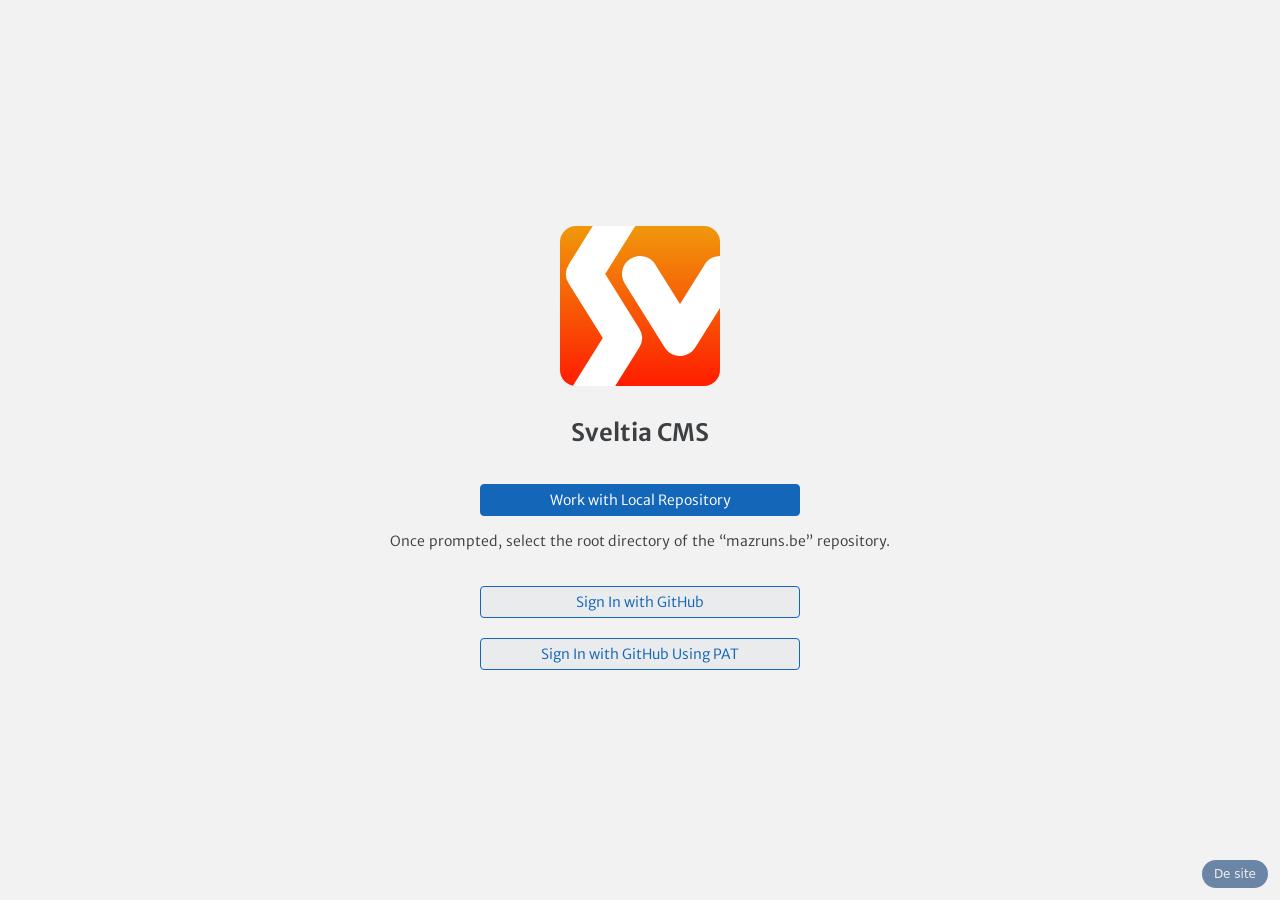
<file: admin/index.html>
<!doctype html>
<html lang="nl">
  <head>
    <meta charset="utf-8" />
    <meta name="viewport" content="width=device-width, initial-scale=1" />
    <meta name="robots" content="noindex" />
    <link rel="icon" href="/assets/img/favicon.svg" type="image/svg+xml" />
    <title>Mazruns - beheer</title>
  </head>
  <body>
    <!--
      Sveltia CMS, zelf gehost (zelfde bestand als op hotelanywhere.world).
      Zo blijft /admin werken als een CDN hapert.
      Opwaarderen: nieuwe versie van
      https://unpkg.com/@sveltia/cms@<versie>/dist/sveltia-cms.js
      downloaden en dit bestand vervangen.
    -->
    <script src="/admin/sveltia-cms.js" type="module"></script>

    <nav class="mz-links" aria-label="Snelkoppelingen">
      <a href="https://mazruns.be/" target="_blank" rel="noopener">De site</a>
    </nav>

    <style>
      .mz-links {
        position: fixed;
        right: 12px;
        bottom: 12px;
        z-index: 2147483647;
        display: flex;
        gap: 8px;
        font: 500 12px/1 ui-sans-serif, system-ui, sans-serif;
      }
      .mz-links a {
        padding: 8px 12px;
        border-radius: 999px;
        background: #123c74;
        color: #f1ede6;
        text-decoration: none;
        opacity: 0.6;
        transition: opacity 0.2s;
      }
      .mz-links a:hover,
      .mz-links a:focus-visible {
        opacity: 1;
      }
    </style>
  </body>
</html>
</file>
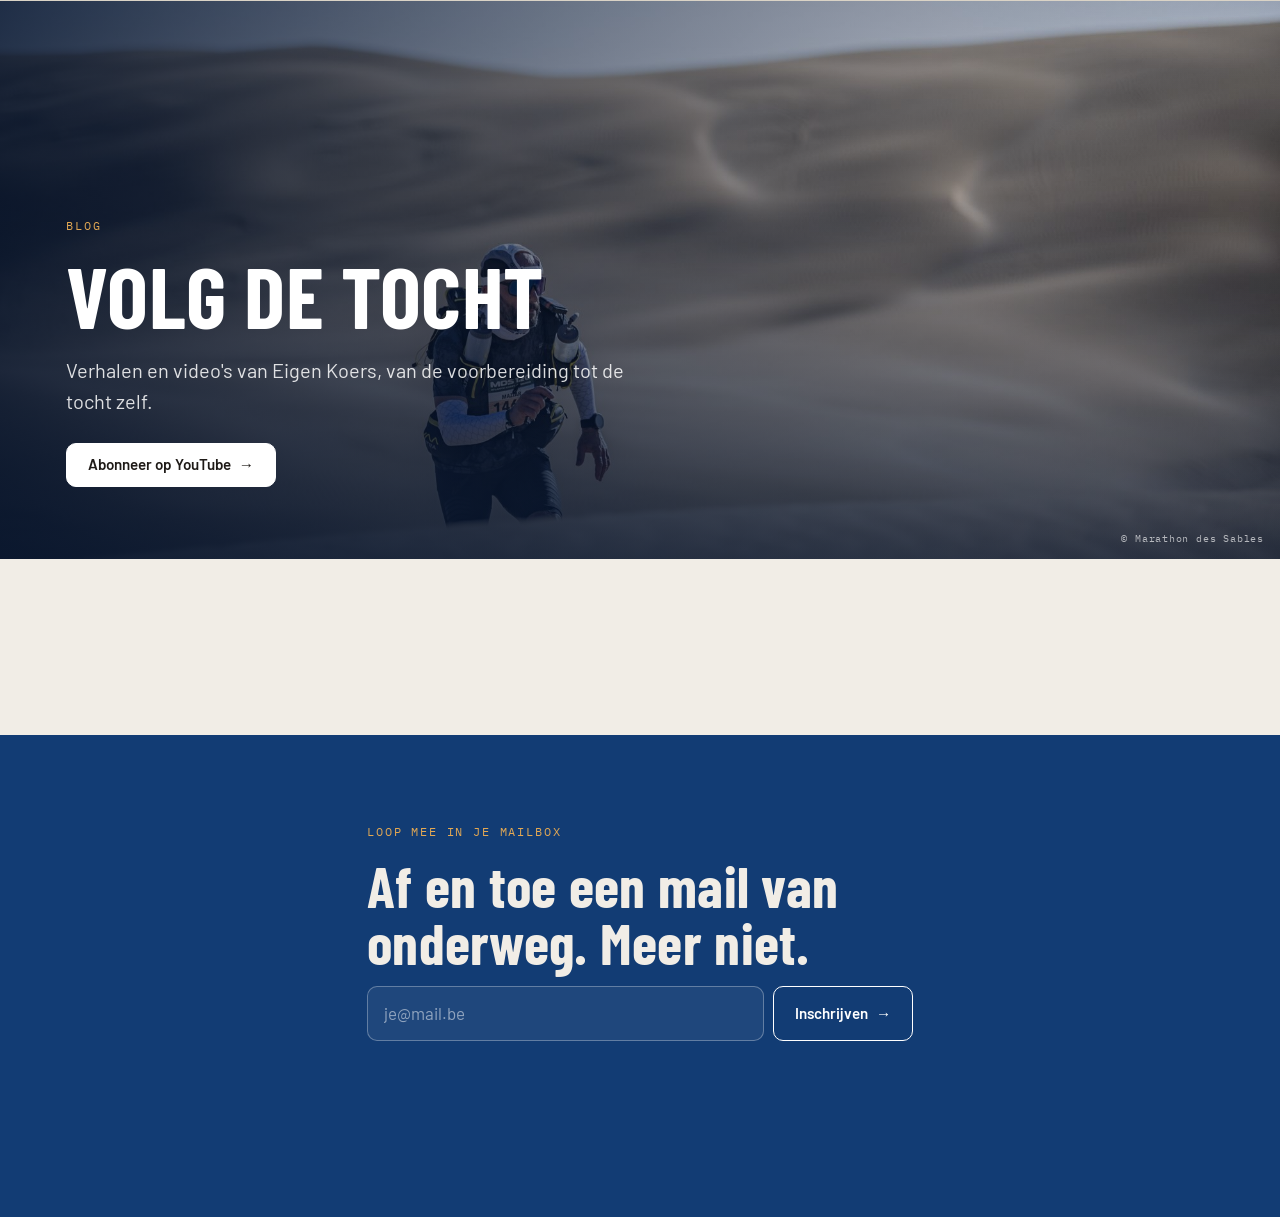
<file: blog.html>
<!doctype html>
<html lang="nl">
<head>
<meta charset="utf-8">
<meta name="viewport" content="width=device-width, initial-scale=1, viewport-fit=cover">
<meta name="description" content="Ooit moest Maziar Toghraie vluchten uit Iran. Met Eigen Koers loopt hij vanaf 1 maart 2027 terug: van Leuven naar Iran, elke dag een marathon.">
<meta property="og:type" content="website">
<meta property="og:title" content="Blog · Eigen Koers · Mazruns">
<meta property="og:description" content="Ooit moest Maziar Toghraie vluchten uit Iran. Met Eigen Koers loopt hij vanaf 1 maart 2027 terug: van Leuven naar Iran, elke dag een marathon.">
<meta property="og:image" content="https://mazruns.be/assets/img/hero-dunes.jpg">
<meta property="og:url" content="https://mazruns.be/blog.html">
<link rel="icon" href="assets/img/favicon.svg" type="image/svg+xml">
<title>Blog · Eigen Koers · Mazruns</title>
<link rel="stylesheet" href="https://fonts.googleapis.com/css2?family=Barlow+Condensed:wght@600;700&family=Barlow:wght@400;500;600&family=IBM+Plex+Mono:wght@400;500&family=Vazirmatn:wght@400;700&display=swap">
<link rel="stylesheet" href="assets/site.css?v=a48cb248">
</head>
<body data-page="blog">
<header class="nav" id="hdr"></header>
<main>
<section class="hero on-photo short">
  <img src="assets/img/dune-wide.jpg" alt="" style="object-position:50% 50%" fetchpriority="high">
  <div class="wrap"><div class="over">
    <p class="label" data-t="blog.crumb">Blog</p>
    <h1><span data-t="blog.title">Volg de tocht</span></h1>
    <p class="lede" data-t="blog.lede">Verhalen en video's van Eigen Koers, van de voorbereiding tot de tocht zelf.</p>
    <div class="cta-row"><a class="btn fill" href="https://www.youtube.com/@maz.runs" target="_blank" rel="noopener" data-t="blog.sub">Abonneer op YouTube</a></div>
  </div></div><span class="credit">© Marathon des Sables</span>
</section>
<section class="band" id="blogIndex"><div class="wrap stack lg">
  <div class="blog-filter" id="blogFilter" role="group" hidden>
    <button type="button" data-f="all" aria-pressed="true" data-t="blog.f.all">Alles</button>
    <button type="button" data-f="text" aria-pressed="false" data-t="blog.f.text">Verhalen</button>
    <button type="button" data-f="video" aria-pressed="false" data-t="blog.f.video">Video's</button>
  </div>
  <div class="tiles three" id="blogList"></div>
  <p class="lede muted" id="blogEmpty" data-t="blog.empty" hidden>Het eerste bericht komt binnenkort.</p>
</div></section>
<section class="band" id="blogPost" hidden><div class="wrap"><article class="post" id="blogArticle"></article></div></section>
<section class="band dark"><div class="wrap news">
  <p class="label" data-t="news.title">Loop mee in je mailbox</p>
  <h2 data-t="news.p">Af en toe een mail van onderweg. Meer niet.</h2>
  <form id="newsForm"><input id="newsMail" type="email" required data-t-ph="news.ph" placeholder="je@mail.be" aria-label="E-mail"><button class="btn" type="submit" data-t="news.btn">Inschrijven</button></form>
  <p class="toast" id="newsToast" hidden></p>
</div></section>
</main>
<footer id="ftr"></footer>
<script src="assets/content.js?v=404f903c"></script>
<script src="assets/site.js?v=14691d1a"></script>
</body>
</html>
</file>
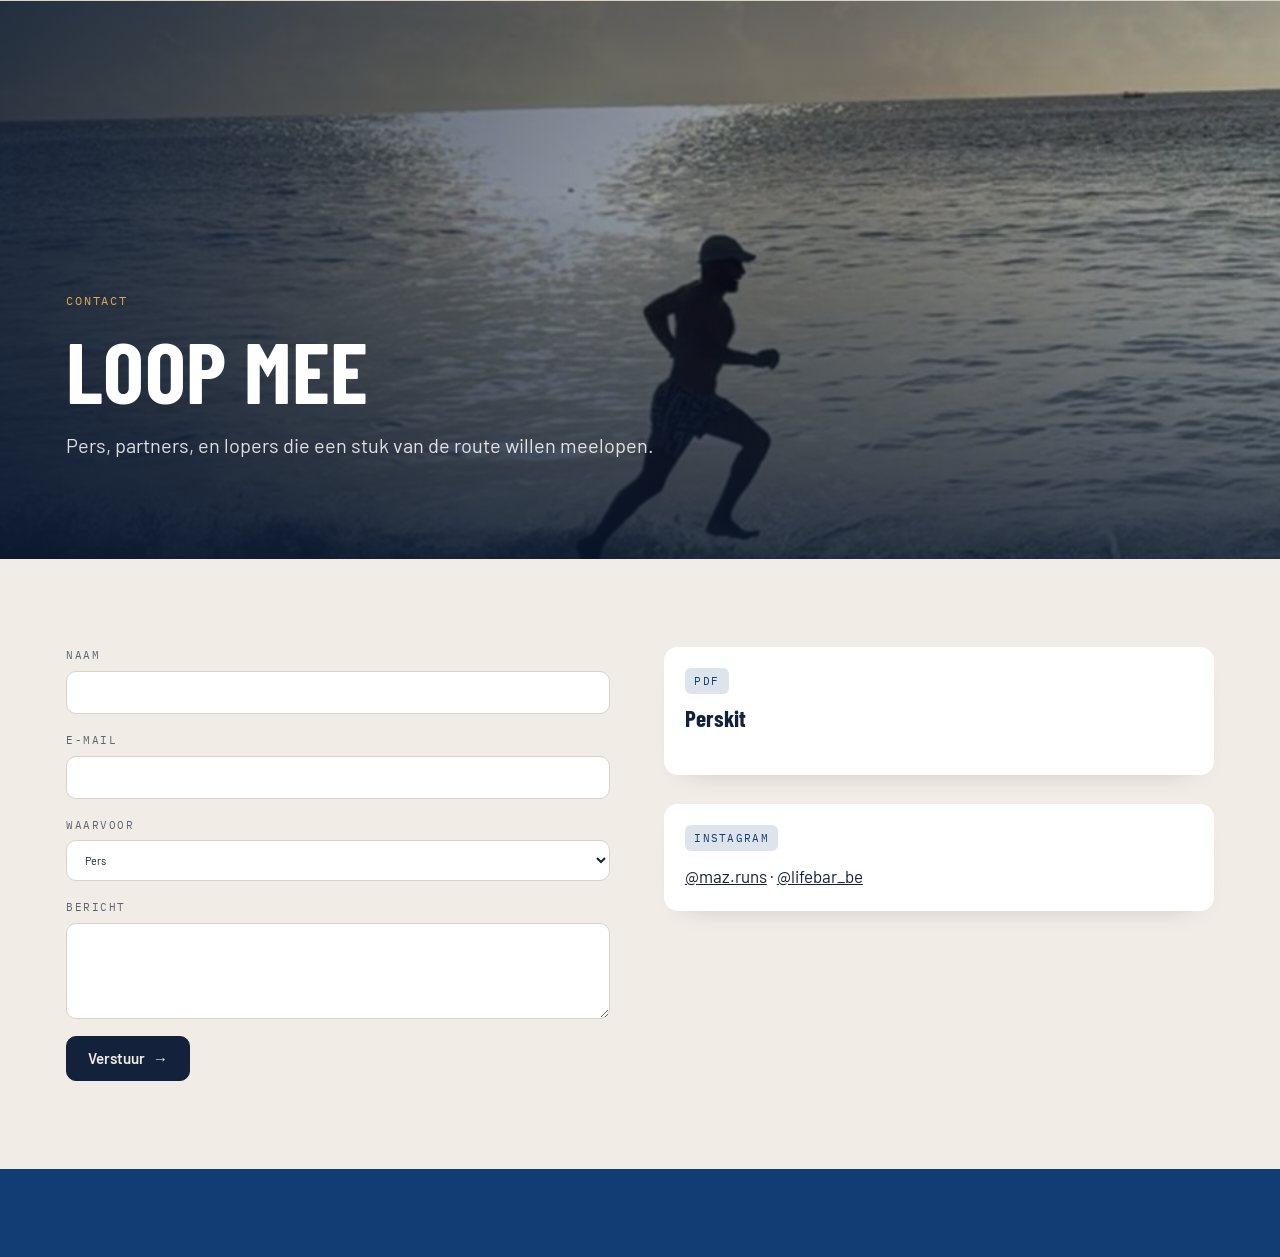
<file: contact.html>
<!doctype html>
<html lang="nl">
<head>
<meta charset="utf-8">
<meta name="viewport" content="width=device-width, initial-scale=1, viewport-fit=cover">
<meta name="description" content="Ooit moest Maziar Toghraie vluchten uit Iran. Met Eigen Koers loopt hij vanaf 1 maart 2027 terug: van Leuven naar Iran, elke dag een marathon.">
<meta property="og:type" content="website">
<meta property="og:title" content="Contact · Mazruns">
<meta property="og:description" content="Ooit moest Maziar Toghraie vluchten uit Iran. Met Eigen Koers loopt hij vanaf 1 maart 2027 terug: van Leuven naar Iran, elke dag een marathon.">
<meta property="og:image" content="https://mazruns.be/assets/img/hero-dunes.jpg">
<meta property="og:url" content="https://mazruns.be/contact.html">
<link rel="icon" href="assets/img/favicon.svg" type="image/svg+xml">
<title>Contact · Mazruns</title>
<link rel="stylesheet" href="https://fonts.googleapis.com/css2?family=Barlow+Condensed:wght@600;700&family=Barlow:wght@400;500;600&family=IBM+Plex+Mono:wght@400;500&family=Vazirmatn:wght@400;700&display=swap">
<link rel="stylesheet" href="assets/site.css?v=4adfd81c">
</head>
<body data-page="contact">
<header class="nav" id="hdr"></header>
<main>
<section class="hero on-photo short">
  <img src="assets/img/beach.jpg" alt="" style="object-position:50% 50%" fetchpriority="high">
  <div class="wrap"><div class="over">
    <p class="label" data-t="contact.crumb">Contact</p>
    <h1><span data-t="contact.title">Loop mee</span></h1>
    <p class="lede" data-t="contact.lede">Pers, partners, en lopers die een stuk van de route willen meelopen.</p>
    <div class="cta-row"></div>
  </div></div>
</section>
<section class="band"><div class="wrap two" style="display:grid;gap:3rem">
  <form class="form" id="contactForm">
    <label><span data-t="form.name">Naam</span><input id="f-name" name="name" required></label>
    <label><span data-t="form.email">E-mail</span><input id="f-email" name="email" type="email" required></label>
    <label><span data-t="form.why">Waarvoor</span><select id="f-why" name="why">
      <option data-t="form.o1">Pers</option><option data-t="form.o2">Partner</option><option data-t="form.o3">Een stuk meelopen</option><option data-t="form.o4">Iets anders</option></select></label>
    <label><span data-t="form.msg">Bericht</span><textarea id="f-msg" name="msg" required></textarea></label>
    <div><button class="btn fill" type="submit" data-t="form.send">Verstuur</button></div>
    <p class="toast" id="formToast" hidden></p>
  </form>
  <div class="stack lg">
    <div class="card"><span class="pill">PDF</span><h3 data-t="contact.press">Perskit</h3><p class="s" data-t="contact.press.p"></p><span class="link muted" data-t="shop.soon.long"></span></div>
    <div class="card"><span class="pill">Instagram</span><p><a href="https://www.instagram.com/maz.runs/">@maz.runs</a> · <a href="https://www.instagram.com/lifebar_be/">@lifebar_be</a></p></div>
  </div>
</div></section>

</main>
<footer id="ftr"></footer>
<script src="assets/content.js?v=0cc44b17"></script>
<script src="assets/site.js?v=cb5f7b53"></script>
</body>
</html>
</file>
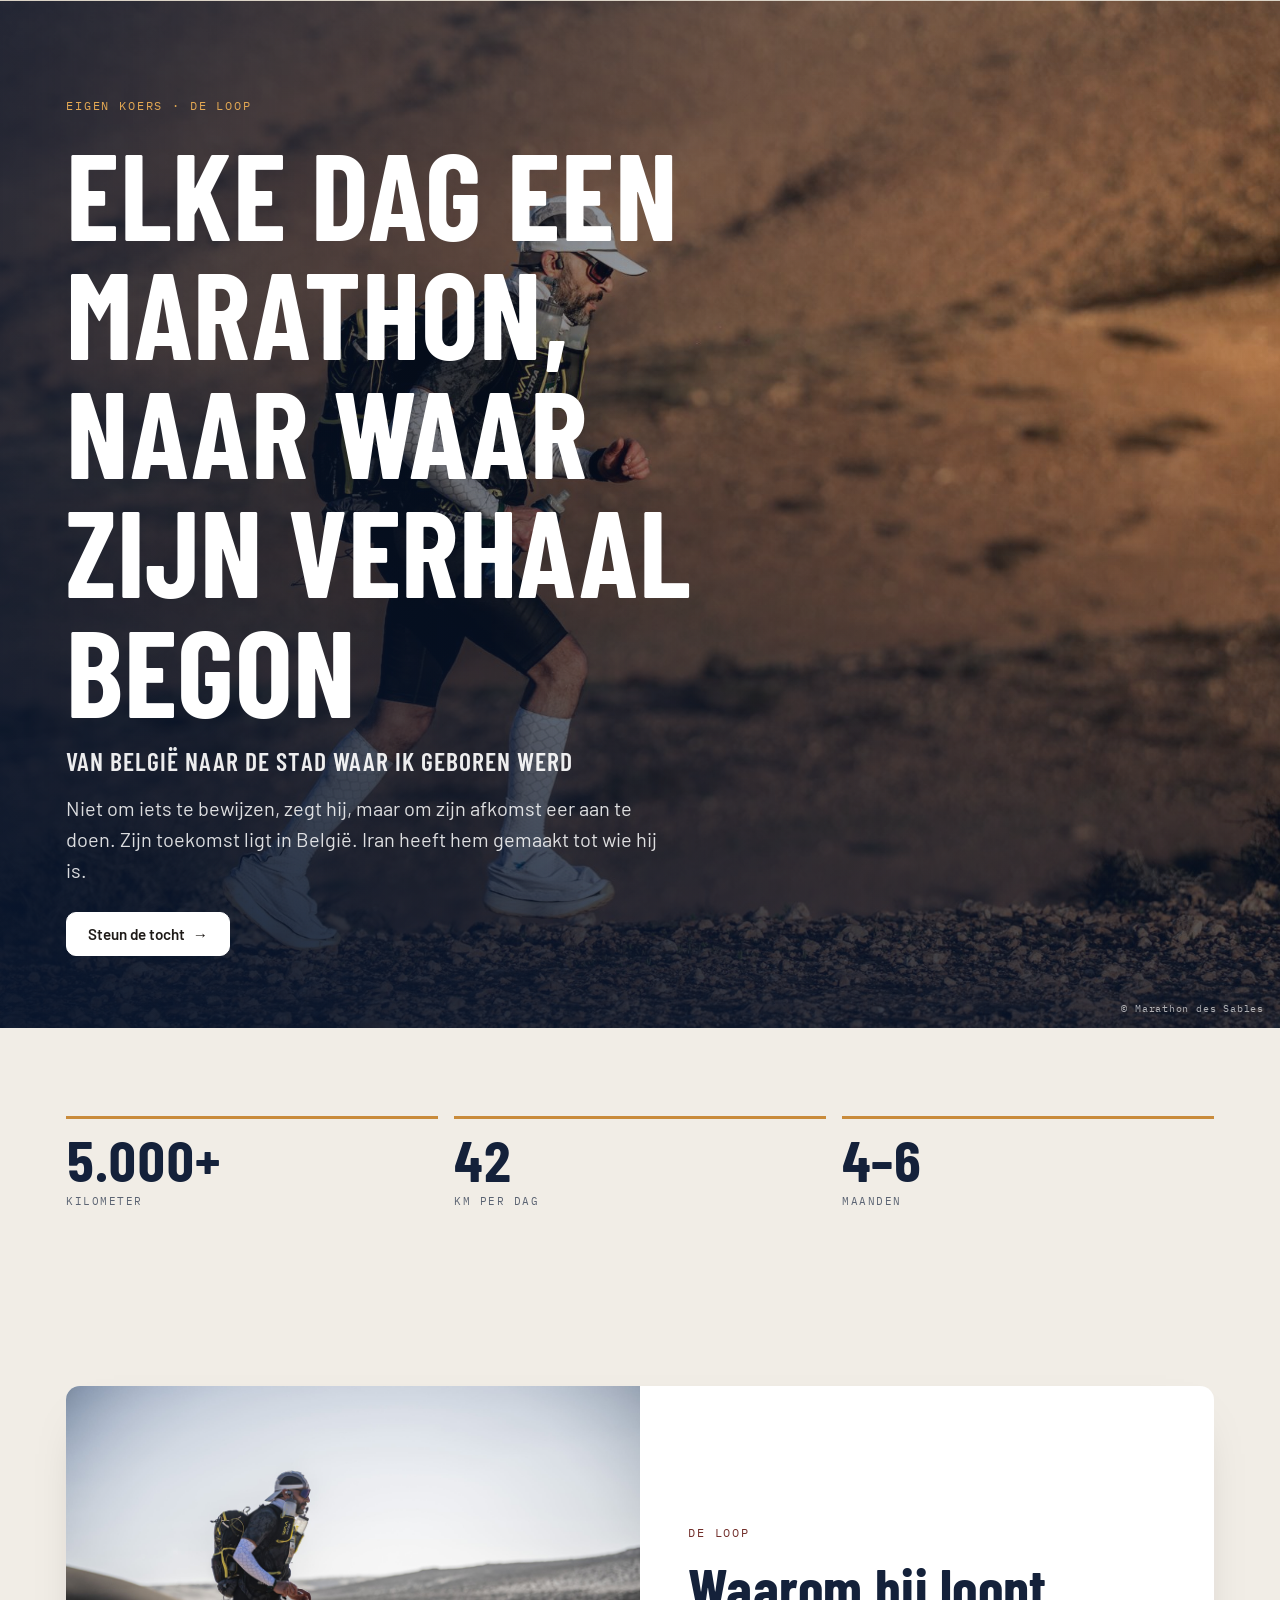
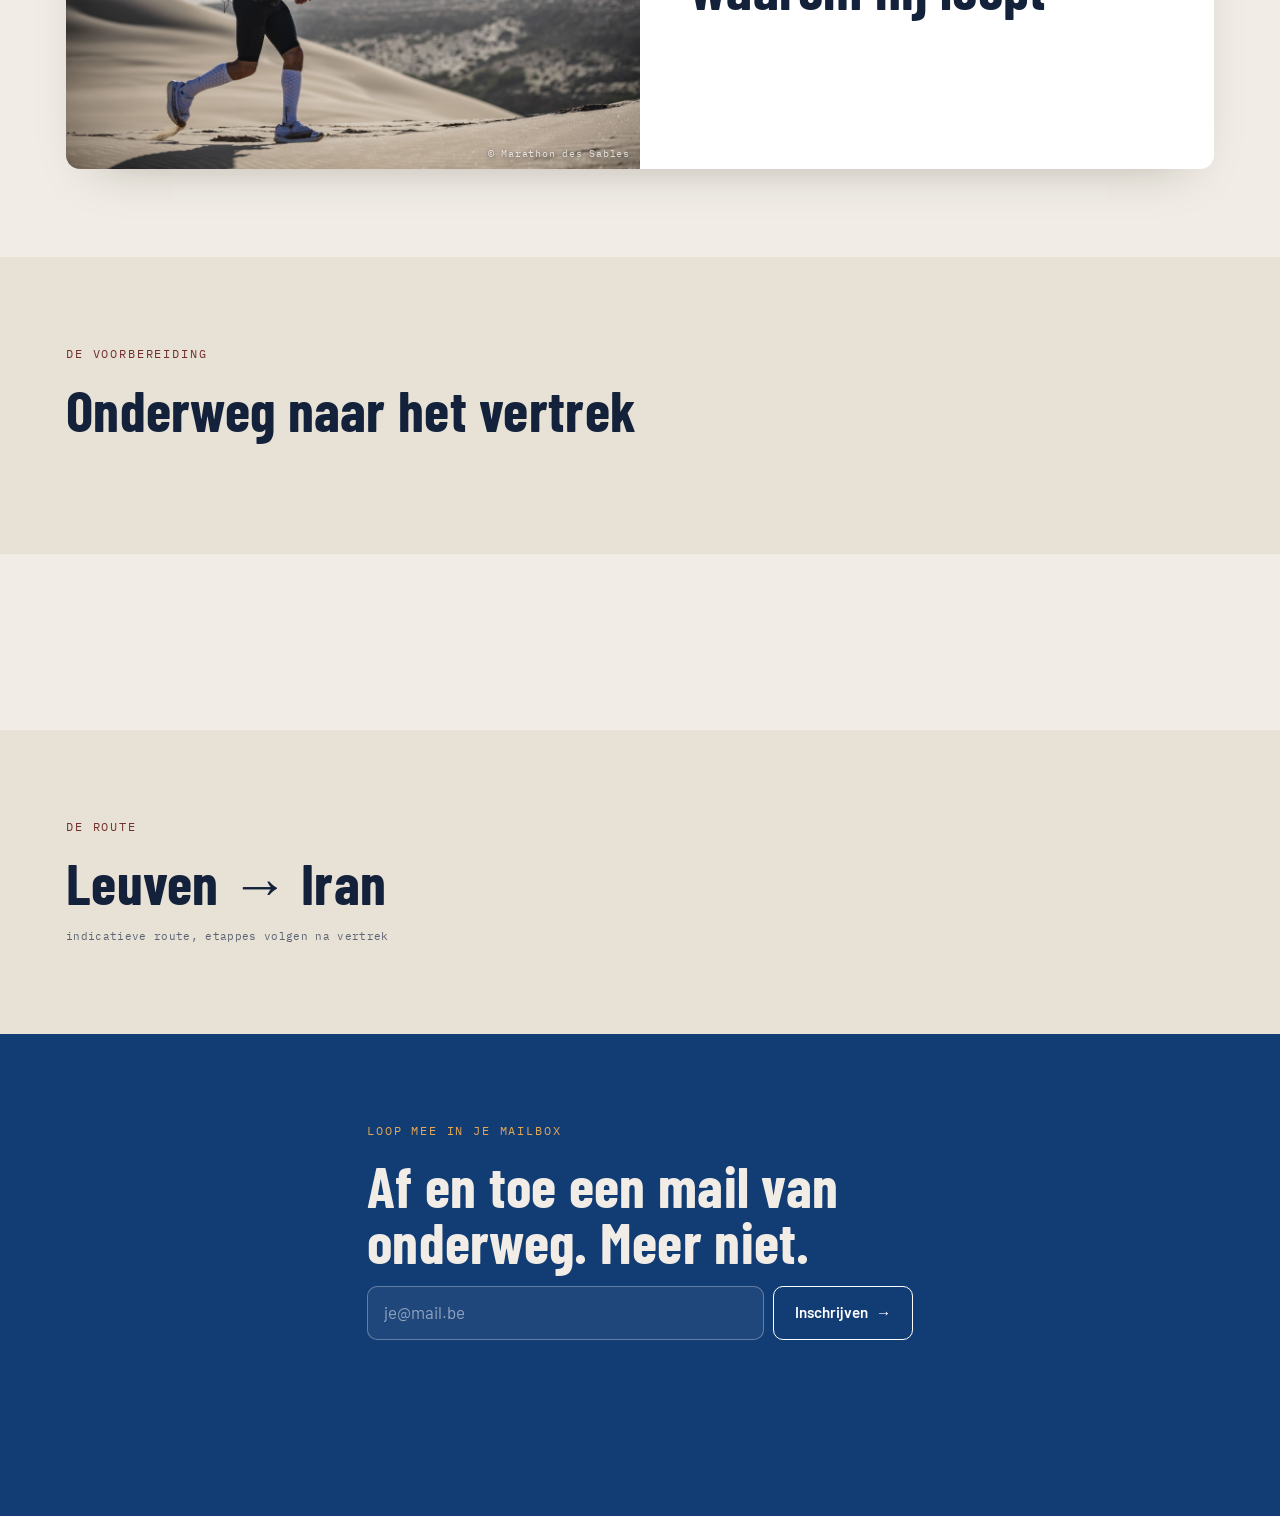
<file: deloop.html>
<!doctype html>
<html lang="nl">
<head>
<meta charset="utf-8">
<meta name="viewport" content="width=device-width, initial-scale=1, viewport-fit=cover">
<meta name="description" content="Ooit moest Maziar Toghraie vluchten uit Iran. Met Eigen Koers loopt hij vanaf 1 maart 2027 terug: van Leuven naar Iran, elke dag een marathon.">
<meta property="og:type" content="website">
<meta property="og:title" content="De loop · Mazruns">
<meta property="og:description" content="Ooit moest Maziar Toghraie vluchten uit Iran. Met Eigen Koers loopt hij vanaf 1 maart 2027 terug: van Leuven naar Iran, elke dag een marathon.">
<meta property="og:image" content="https://mazruns.be/assets/img/hero-dunes.jpg">
<meta property="og:url" content="https://mazruns.be/deloop.html">
<link rel="icon" href="assets/img/favicon.svg" type="image/svg+xml">
<title>De loop · Mazruns</title>
<link rel="stylesheet" href="https://fonts.googleapis.com/css2?family=Barlow+Condensed:wght@600;700&family=Barlow:wght@400;500;600&family=IBM+Plex+Mono:wght@400;500&family=Vazirmatn:wght@400;700&display=swap">
<link rel="stylesheet" href="assets/site.css?v=b7aa66c2">
</head>
<body data-page="deloop">
<header class="nav" id="hdr"></header>
<main>
<section class="hero on-photo">
  <img src="assets/img/rocks.jpg" alt="" style="object-position:62% 45%" fetchpriority="high">
  <div class="wrap"><div class="over">
    <p class="label" data-t="run.eyebrow">Eigen Koers · De loop</p>
    <h1><span data-t="run.title">Elke dag een marathon, naar waar zijn verhaal begon</span></h1>
    <p class="sub" data-t="run.sub">Van België naar de stad waar ik geboren werd</p><p class="lede" data-t="run.lede">Niet om iets te bewijzen, zegt hij, maar om zijn afkomst eer aan te doen. Zijn toekomst ligt in België. Iran heeft hem gemaakt tot wie hij is.</p>
    <div class="cta-row"><a class="btn fill" href="steun.html" data-t="run.read.support">Steun de tocht</a></div>
  </div></div><span class="credit">© Marathon des Sables</span>
</section>
<section class="wrap" style="padding-block:clamp(3rem,7vw,5.5rem)"><div class="facts"><div class="fact"><b>5.000+</b><span data-t="stat.0">kilometer</span></div><div class="fact"><b>42</b><span data-t="stat.1">km per dag</span></div><div class="fact"><b>4–6</b><span data-t="stat.2">maanden</span></div></div></section>
<section class="band"><div class="wrap">
  <div class="feature">
    <div class="photo " ><img src="assets/img/dune-ridge.jpg" alt="" loading="lazy"><span class="credit">© Marathon des Sables</span></div>
    <div class="txt">
      <p class="label" data-t="run.crumb">De loop</p>
      <h2 data-t="run.why">Waarom hij loopt</h2>
      <p class="lede" data-t="run.why.p"></p>
    </div>
  </div>
</div></section>
<section class="band alt"><div class="wrap stack lg">
  <div class="stack"><p class="label" data-t="run.prep.title">De voorbereiding</p><h2 data-t="run.gallery">Onderweg naar het vertrek</h2></div>
  <ol class="timeline prep" id="prepList"></ol>
</div></section>
<section class="band"><div class="wrap stack lg">
  <div class="mosaic" id="gallery"></div>
</div></section>
<section class="band alt"><div class="wrap two" style="display:grid;gap:3rem">
  <div class="stack"><p class="label" data-t="run.route">De route</p><h2 data-t="run.route.h">Leuven → Iran</h2><p class="note" data-t="route.note">indicatieve route, etappes volgen na vertrek</p></div>
  <div id="faq"></div>
</div></section>
<section class="band dark"><div class="wrap news">
  <p class="label" data-t="news.title">Loop mee in je mailbox</p>
  <h2 data-t="news.p">Af en toe een mail van onderweg. Meer niet.</h2>
  <form id="newsForm"><input id="newsMail" type="email" required data-t-ph="news.ph" placeholder="je@mail.be" aria-label="E-mail"><button class="btn" type="submit" data-t="news.btn">Inschrijven</button></form>
  <p class="toast" id="newsToast" hidden></p>
</div></section>

</main>
<footer id="ftr"></footer>
<script src="assets/content.js?v=5b1679c4"></script>
<script src="assets/site.js?v=ec8fae1e"></script>
</body>
</html>
</file>
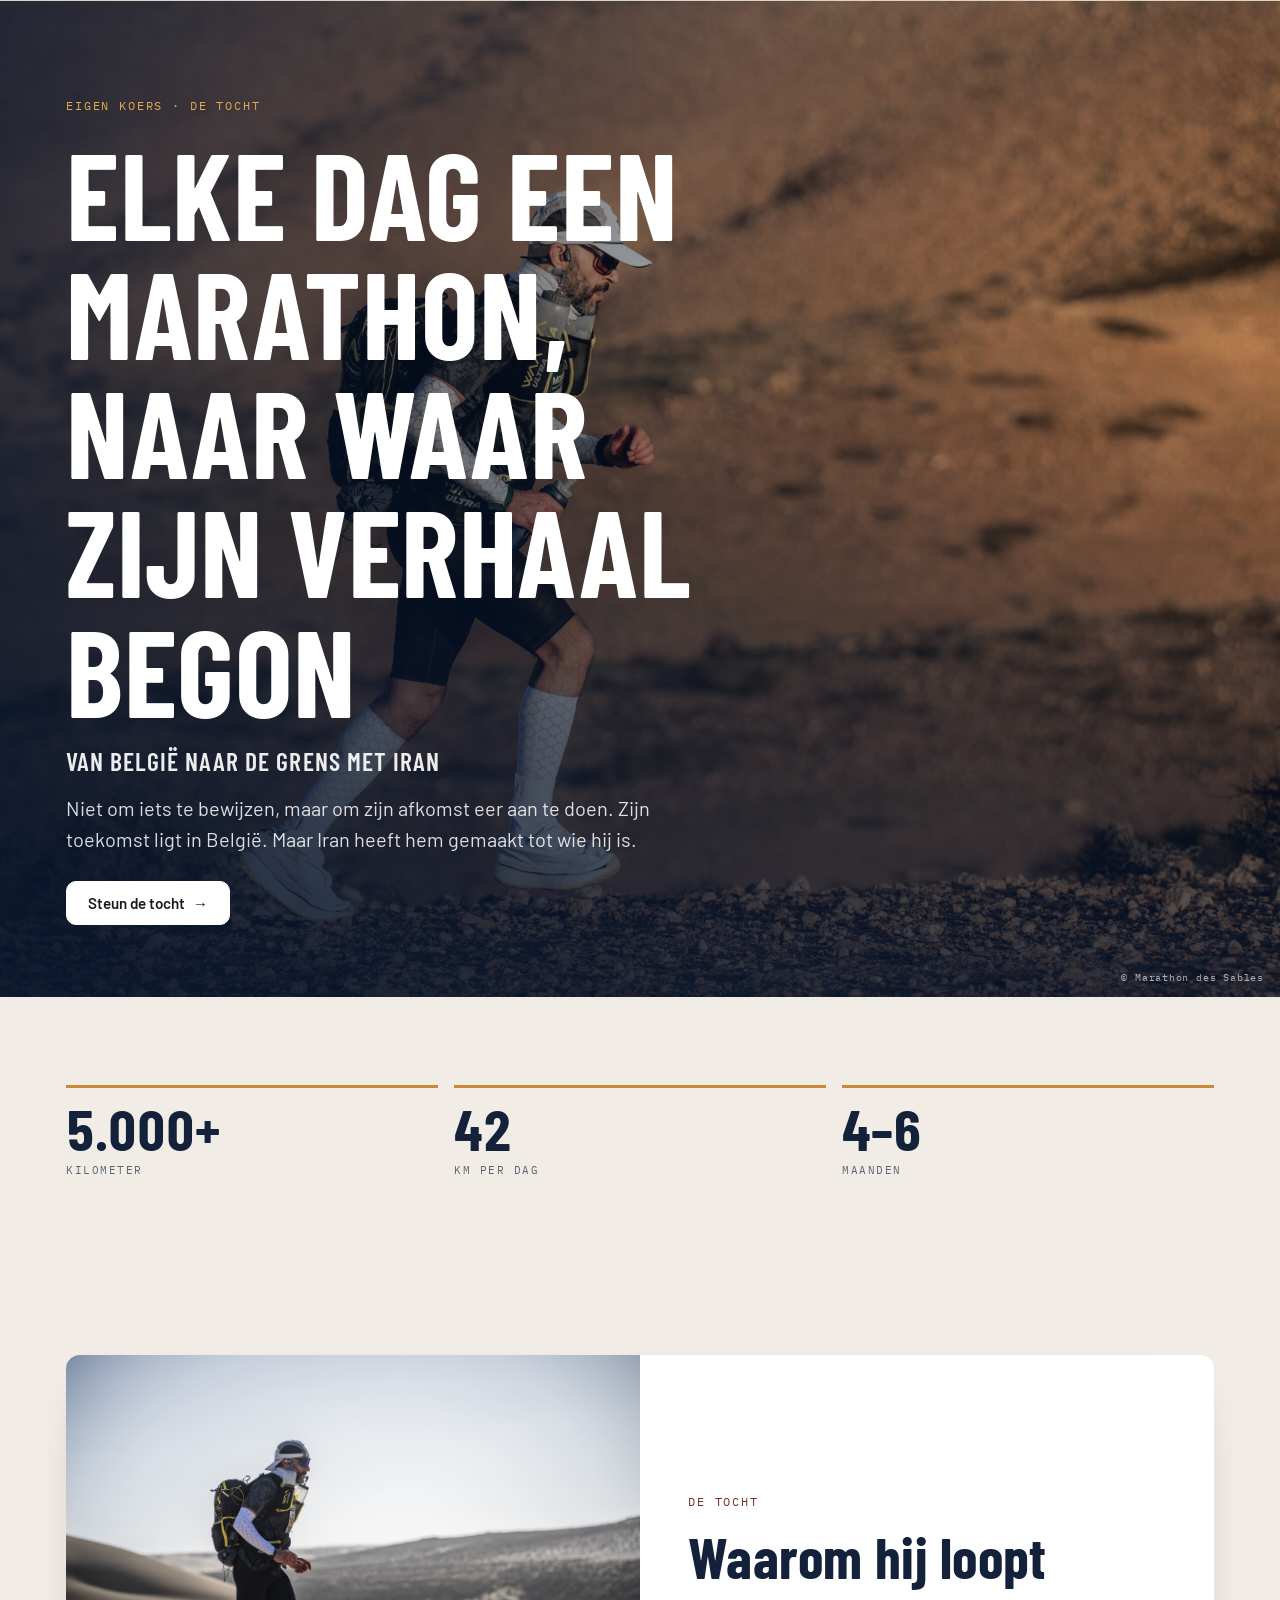
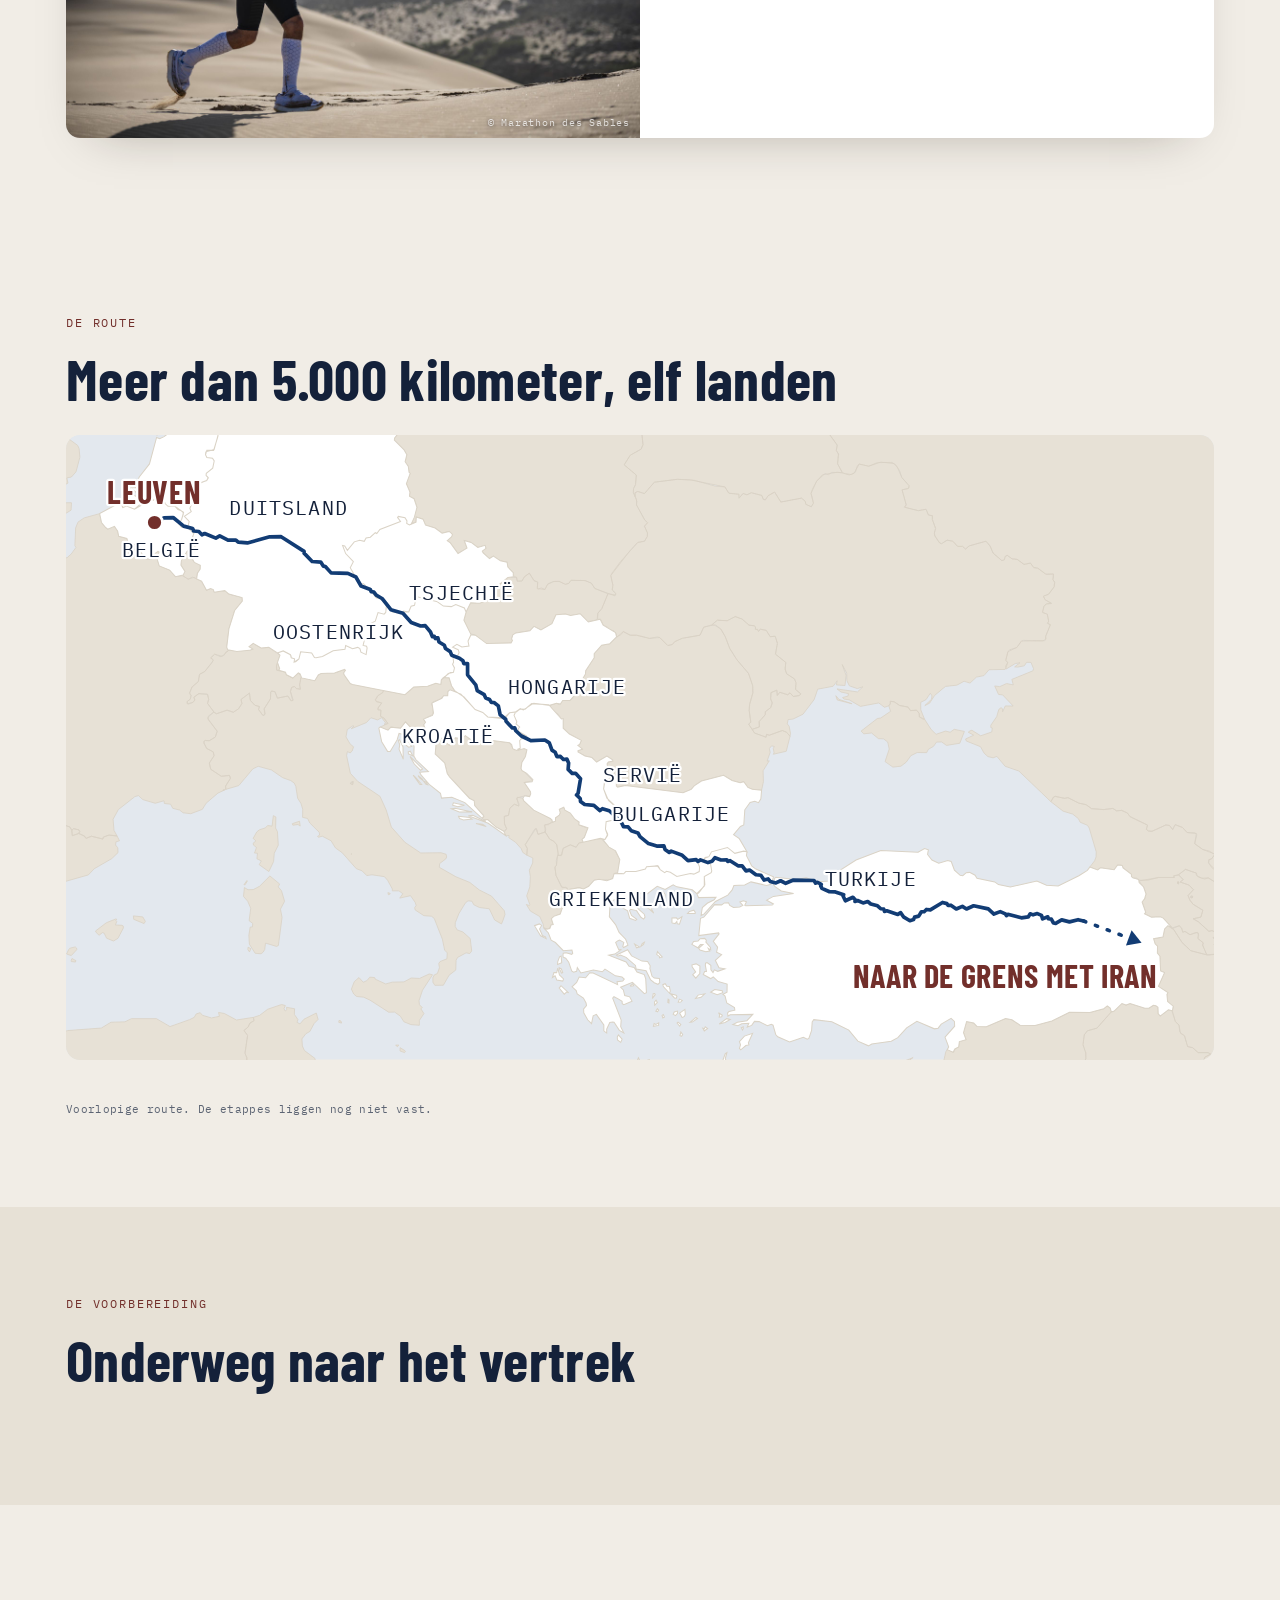
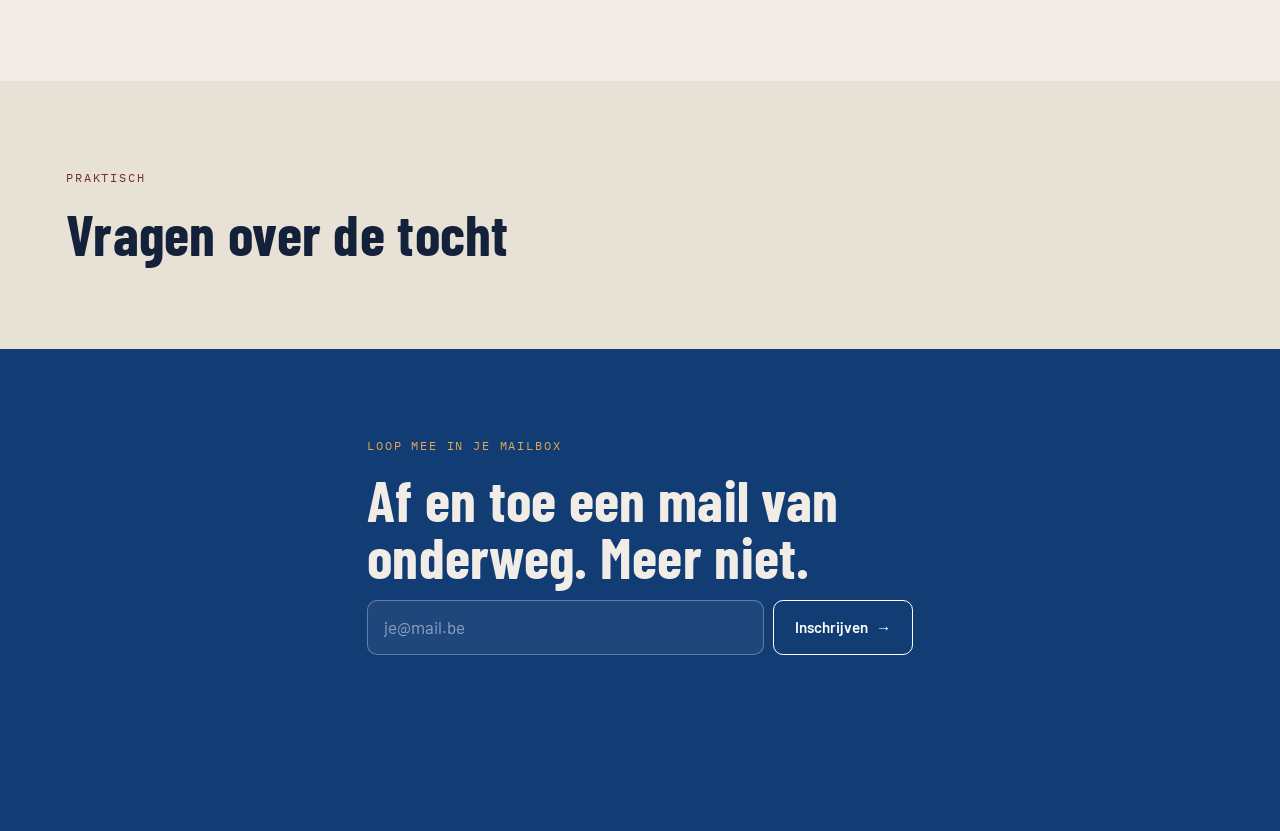
<file: detocht.html>
<!doctype html>
<html lang="nl">
<head>
<meta charset="utf-8">
<meta name="viewport" content="width=device-width, initial-scale=1, viewport-fit=cover">
<meta name="description" content="Ooit moest Maziar Toghraie vluchten uit Iran. Met Eigen Koers loopt hij vanaf 1 maart 2027 terug: van Leuven naar Iran, elke dag een marathon.">
<meta property="og:type" content="website">
<meta property="og:title" content="De tocht · Mazruns">
<meta property="og:description" content="Ooit moest Maziar Toghraie vluchten uit Iran. Met Eigen Koers loopt hij vanaf 1 maart 2027 terug: van Leuven naar Iran, elke dag een marathon.">
<meta property="og:image" content="https://mazruns.be/assets/img/hero-dunes.jpg">
<meta property="og:url" content="https://mazruns.be/detocht.html">
<link rel="icon" href="assets/img/favicon.svg" type="image/svg+xml">
<title>De tocht · Mazruns</title>
<link rel="stylesheet" href="https://fonts.googleapis.com/css2?family=Barlow+Condensed:wght@600;700&family=Barlow:wght@400;500;600&family=IBM+Plex+Mono:wght@400;500&family=Vazirmatn:wght@400;700&display=swap">
<link rel="stylesheet" href="assets/site.css?v=4adfd81c">
</head>
<body data-page="deloop">
<header class="nav" id="hdr"></header>
<main>
<section class="hero on-photo">
  <img src="assets/img/rocks.jpg" alt="" style="object-position:62% 45%" fetchpriority="high">
  <div class="wrap"><div class="over">
    <p class="label" data-t="run.eyebrow">Eigen Koers · De tocht</p>
    <h1><span data-t="run.title">Elke dag een marathon, naar waar zijn verhaal begon</span></h1>
    <p class="sub" data-t="run.sub">Van België naar de grens met Iran</p><p class="lede" data-t="run.lede">Niet om iets te bewijzen, maar om zijn afkomst eer aan te doen. Zijn toekomst ligt in België. Maar Iran heeft hem gemaakt tot wie hij is.</p>
    <div class="cta-row"><a class="btn fill" href="steun.html" data-t="run.read.support">Steun de tocht</a></div>
  </div></div><span class="credit">© Marathon des Sables</span>
</section>
<section class="wrap" style="padding-block:clamp(3rem,7vw,5.5rem)"><div class="facts"><div class="fact"><b>5.000+</b><span data-t="stat.0">kilometer</span></div><div class="fact"><b>42</b><span data-t="stat.1">km per dag</span></div><div class="fact"><b>4–6</b><span data-t="stat.2">maanden</span></div></div></section>
<section class="band"><div class="wrap">
  <div class="feature">
    <div class="photo " ><img src="assets/img/dune-ridge.jpg" alt="" loading="lazy"><span class="credit">© Marathon des Sables</span></div>
    <div class="txt">
      <p class="label" data-t="run.crumb">De tocht</p>
      <h2 data-t="run.why">Waarom hij loopt</h2>
      <p class="lede" data-t="run.why.p"></p>
    </div>
  </div>
</div></section>
<section class="band"><div class="wrap stack lg">
  <div class="stack"><p class="label" data-t="run.route">De route</p><h2 data-t="run.route.h">Meer dan 5.000 kilometer, elf landen</h2></div>
  <figure class="routefig"><svg class="routemap" viewBox="0 0 1000 544" xmlns="http://www.w3.org/2000/svg" role="img" aria-label="Route van Leuven tot de grens met Iran">
<rect class="rm-sea" width="1000" height="544"/>
<path class="rm-land" d="M248.7,365.1L248.4,364.9L248.7,364.9L248.7,365.1ZM-22.1,-14.8L-18.7,-5.9L-22.1,-0.9L-22.1,-14.8ZM-22.1,5.8L-18.1,6.4L-14.2,1.2L1.6,2.8L10.1,9.0L11.4,11.8L12.1,19.4L8.7,32.1L4.7,36.6L0.7,37.4L1.7,41.9L-2.2,44.0L-5.4,43.2L-9.9,46.0L-6.7,47.4L-6.0,49.0L-6.8,51.6L-17.2,55.4L-14.9,54.7L-11.4,58.2L-6.8,59.2L4.8,59.0L4.4,65.5L-3.4,70.2L-5.3,74.5L-9.5,74.2L-22.0,80.2L-22.1,5.8ZM818.1,204.2L804.0,204.5L799.6,209.6L793.1,210.9L787.5,216.1L782.3,214.5L776.1,217.9L766.1,219.0L756.7,226.8L752.3,233.6L748.1,235.7L754.0,230.1L754.3,227.2L752.9,224.9L749.2,230.5L744.5,232.9L744.6,239.4L747.8,247.5L746.6,247.6L743.4,245.6L743.2,242.5L740.9,239.7L735.6,240.1L733.5,237.0L726.2,235.6L721.4,232.4L718.1,232.0L718.0,234.3L716.7,235.9L713.0,237.2L708.0,233.4L692.0,236.4L682.2,230.7L677.6,230.0L676.5,228.7L681.2,227.4L681.6,225.3L675.1,223.9L671.6,221.2L689.4,223.8L694.2,219.3L689.3,220.9L682.4,218.5L680.2,213.9L680.1,207.5L676.1,199.9L679.5,209.3L678.6,218.2L671.0,217.7L671.8,214.1L668.2,218.9L654.8,221.4L651.7,230.5L642.0,243.2L633.2,247.5L629.0,247.9L628.3,251.7L629.9,253.6L631.1,259.8L630.7,262.4L627.6,258.9L624.0,257.4L612.7,261.5L610.2,260.8L609.8,263.2L599.9,259.7L597.6,256.4L604.0,254.3L603.8,249.6L609.1,243.7L609.2,241.0L613.9,237.4L615.2,233.4L613.8,229.8L614.1,224.4L619.2,222.3L619.6,226.9L621.8,224.1L628.7,226.3L630.7,224.6L633.6,227.8L638.9,226.9L640.1,225.5L635.5,221.7L635.9,215.8L634.5,212.4L627.7,208.0L626.4,203.9L627.0,198.1L618.0,190.9L619.7,181.5L617.8,175.3L613.4,175.7L610.0,170.2L604.7,169.1L603.2,171.1L602.3,169.3L600.5,169.3L600.6,167.1L599.4,166.2L594.9,165.6L588.9,160.3L582.9,158.2L575.9,161.8L567.4,161.3L562.4,165.5L555.5,167.4L552.3,174.4L536.8,177.1L530.3,180.0L528.2,182.5L524.2,183.4L517.2,176.4L515.2,175.9L508.3,177.2L497.1,174.4L491.4,174.4L485.4,171.2L483.5,173.9L479.6,175.9L479.2,173.2L477.2,170.5L473.0,169.7L471.7,167.3L467.9,165.6L465.8,160.6L463.1,160.7L463.3,155.2L466.7,151.3L472.1,138.3L478.8,139.4L478.9,138.0L475.8,135.0L476.4,130.8L474.5,122.5L475.8,120.1L483.1,110.2L498.0,93.6L503.9,92.5L506.4,88.3L506.5,85.3L503.9,79.4L506.6,76.4L504.1,74.0L497.0,61.0L497.3,57.9L495.7,53.6L495.7,50.3L498.0,49.2L503.9,51.0L512.5,41.1L532.5,38.6L547.0,39.4L565.7,44.6L573.9,45.2L577.4,50.7L586.1,51.6L586.3,55.0L589.8,50.9L593.1,52.1L597.0,50.3L606.2,52.7L607.2,55.8L609.1,56.6L611.7,52.8L617.3,49.7L622.7,58.4L640.7,55.0L644.0,57.8L644.5,60.4L649.2,62.5L651.1,59.4L649.0,50.8L650.1,47.5L653.9,40.1L658.9,34.7L672.0,32.4L684.1,34.5L687.7,32.3L689.4,26.6L691.0,25.3L699.2,27.2L706.8,24.0L719.8,23.9L723.9,27.3L728.1,37.1L734.4,44.2L734.0,46.5L728.3,47.8L731.9,60.9L730.4,62.9L742.5,65.9L749.2,64.7L751.3,69.7L754.7,70.3L754.7,73.6L757.5,81.4L756.4,85.5L756.9,88.0L760.9,93.9L762.7,94.7L767.5,91.6L772.5,92.5L776.6,97.0L781.0,97.0L783.6,99.4L786.7,96.6L801.4,92.5L804.9,96.6L807.6,102.9L815.2,109.4L817.4,108.7L818.1,105.8L819.9,104.8L824.1,107.9L828.5,108.3L834.5,112.7L840.1,111.6L843.0,115.5L846.5,116.0L853.6,121.3L860.2,121.1L859.7,126.1L861.2,128.2L860.8,132.2L856.0,138.6L851.4,140.5L853.0,143.6L858.5,146.7L853.8,147.2L851.8,149.5L850.6,154.5L854.8,156.1L856.0,162.2L855.0,164.1L857.5,165.2L853.4,175.3L853.5,177.8L850.9,179.4L834.1,178.9L832.3,179.5L828.3,185.1L822.3,187.0L820.5,188.7L818.6,196.4L820.4,198.4L818.1,204.2ZM684.7,234.1L671.8,230.8L670.6,227.1L673.4,230.3L684.7,234.1ZM153.8,571.0L157.3,558.0L159.1,554.8L157.5,549.4L157.5,542.5L155.9,538.5L158.2,523.0L155.0,518.8L158.6,515.7L160.3,512.2L163.8,510.2L163.2,507.3L168.6,505.6L175.7,500.2L187.8,496.1L191.1,497.0L189.9,499.7L190.9,501.8L192.4,500.5L192.0,498.5L199.1,499.8L198.9,504.7L202.1,509.3L201.2,511.6L203.8,513.0L207.3,508.9L218.0,503.5L219.6,509.1L216.1,512.7L212.4,519.6L208.9,521.6L205.5,526.1L205.9,532.2L207.7,536.2L216.9,543.1L217.8,551.2L219.4,553.8L207.9,571.0L153.8,571.0ZM219.5,568.8L220.2,567.1L223.0,565.6L222.9,566.9L219.5,568.8ZM767.6,535.4L773.3,537.6L774.3,534.8L777.6,533.0L778.2,528.4L784.0,526.7L781.8,520.6L784.5,511.0L790.7,512.2L793.5,515.2L801.7,515.4L818.4,508.3L824.0,509.4L831.1,514.1L844.2,514.3L858.8,510.4L874.1,502.9L891.9,503.1L904.0,499.8L907.1,497.3L909.6,499.2L910.6,502.5L898.0,516.7L889.7,519.0L887.0,522.6L885.9,531.1L888.3,538.3L888.4,542.9L885.3,552.5L884.8,566.5L882.6,571.0L779.2,571.0L776.5,568.9L775.8,570.2L769.4,570.3L767.4,561.7L768.7,554.2L767.7,548.9L764.7,544.8L766.4,537.2L767.6,535.4ZM176.6,185.0L186.4,191.7L183.3,201.2L183.4,204.9L191.2,206.6L192.0,208.9L197.6,211.7L202.4,207.3L204.8,210.2L203.5,217.7L204.2,221.4L200.7,220.9L199.1,219.1L196.6,219.8L195.5,223.5L197.5,231.4L195.6,231.4L193.3,227.4L184.2,229.2L182.0,223.6L179.3,223.1L178.3,223.8L178.1,229.9L172.6,238.5L173.6,242.9L171.6,244.4L167.7,239.1L168.5,236.5L164.6,235.5L160.6,231.2L159.8,224.8L152.5,230.4L153.2,233.9L150.3,238.5L145.8,241.5L140.3,239.7L131.2,242.8L129.5,242.1L123.3,233.8L124.3,230.2L123.0,225.7L115.7,225.3L111.4,228.4L112.2,230.9L110.6,232.9L105.5,234.2L105.5,232.2L108.3,230.1L108.9,226.9L107.5,225.3L109.8,219.5L115.3,214.8L116.3,208.5L120.9,206.0L127.3,198.2L128.3,195.8L126.1,194.1L129.5,190.9L134.2,193.0L137.6,192.0L139.2,189.0L141.9,187.5L159.9,187.6L162.8,186.5L159.4,184.4L163.1,181.5L169.9,185.5L176.6,185.0ZM68.0,425.6L59.0,421.9L58.7,418.9L66.9,419.8L69.1,423.7L68.0,425.6ZM43.0,426.8L48.6,427.1L49.8,427.6L50.0,429.4L45.3,438.4L41.4,440.8L35.4,438.4L33.2,433.9L31.7,433.5L28.8,435.8L25.9,433.0L25.9,431.9L35.1,424.9L43.3,421.6L44.2,421.8L43.5,422.9L44.2,423.9L43.0,426.8ZM-22.1,340.5L-12.6,341.5L-11.1,336.8L3.3,341.4L5.0,344.3L5.5,349.0L11.2,347.1L16.1,349.4L17.4,351.4L22.2,349.5L32.1,352.0L32.5,350.3L37.4,348.5L44.5,349.3L46.6,353.5L43.5,354.4L43.2,357.2L45.1,359.6L45.3,363.8L39.9,369.0L24.5,377.9L19.5,383.2L-3.7,389.8L-10.7,396.8L-6.8,399.8L-7.6,400.8L-13.4,402.9L-22.1,416.4L-22.1,340.5ZM4.6,453.5L0.5,452.1L2.2,448.5L3.3,447.1L8.1,445.9L9.2,446.9L9.4,448.3L4.6,453.5ZM8.2,459.1L4.6,458.7L4.5,457.6L5.2,456.0L8.7,457.9L8.2,459.1ZM472.1,138.3L466.7,151.3L463.3,155.2L462.6,161.1L454.0,162.6L448.0,155.8L439.5,157.3L435.1,156.0L426.8,156.6L423.3,164.3L413.7,169.8L407.6,166.7L404.1,170.5L391.9,172.4L389.2,174.1L388.2,177.6L388.9,179.0L387.7,181.1L366.4,181.7L363.6,180.4L356.6,174.4L351.5,172.8L346.6,161.3L349.3,151.6L352.5,146.1L360.3,146.5L366.3,144.5L373.6,138.5L375.2,132.0L384.9,124.1L392.4,123.9L393.1,127.3L397.1,127.2L399.4,123.4L403.6,120.4L407.7,126.9L410.9,128.1L410.5,133.8L411.5,134.2L414.1,133.2L417.2,134.6L419.5,130.0L425.2,127.5L429.5,127.5L435.1,130.1L438.1,129.2L439.8,126.6L452.2,126.8L457.7,129.1L460.6,133.7L472.1,138.3ZM338.8,223.0L333.2,222.8L332.5,227.1L328.9,227.2L325.9,230.2L319.4,232.6L318.4,234.5L320.0,237.5L319.7,243.4L311.4,247.5L313.2,250.3L311.6,252.4L312.8,255.9L310.6,256.7L304.3,254.9L300.8,255.5L295.7,249.9L291.4,255.4L283.0,254.5L280.5,257.1L274.6,255.6L273.8,254.3L280.4,251.3L277.0,246.6L274.0,245.0L274.3,239.6L271.8,239.4L271.8,237.8L275.0,233.4L270.4,232.2L269.5,230.7L271.6,227.2L276.1,224.2L276.5,222.4L295.3,226.2L302.9,219.6L315.0,218.8L322.1,216.2L326.5,217.3L326.9,213.3L329.5,211.3L333.7,211.5L335.9,218.6L338.8,223.0ZM249.7,304.6L247.7,303.6L250.1,301.9L249.7,304.6ZM1021.6,95.7L1019.8,99.1L1019.8,104.7L1013.1,111.7L1010.8,117.1L1008.9,128.3L1014.0,135.7L1006.7,147.3L1004.6,155.0L1005.8,160.4L1014.7,166.4L1015.9,169.9L1015.4,175.9L1017.7,181.0L1019.7,182.7L1022.1,181.6L1022.0,261.3L1015.1,276.3L1013.4,274.4L1012.3,277.4L1007.9,281.3L1006.8,286.1L1007.8,288.6L1013.8,291.0L1018.4,295.7L1022.1,305.6L1022.1,384.0L1019.0,382.4L1017.8,378.2L1007.7,367.7L1003.8,368.0L1003.1,366.0L990.1,361.0L983.2,356.0L985.1,347.9L983.5,346.6L976.6,346.3L972.6,341.9L966.2,339.4L964.0,343.7L961.2,340.1L958.1,339.7L946.0,345.2L943.0,345.0L941.1,343.6L942.1,339.8L926.8,332.4L924.6,329.3L919.5,327.0L915.2,327.4L911.9,325.3L903.8,326.3L893.4,325.5L888.5,322.0L882.3,320.7L872.8,315.9L869.9,316.5L861.7,314.8L860.3,315.3L857.9,319.4L830.0,292.7L818.1,288.6L810.9,280.0L807.6,281.2L803.0,280.1L799.8,277.2L796.6,271.5L784.3,266.6L783.6,264.8L790.7,261.5L785.9,258.9L787.5,257.7L789.1,257.2L796.8,262.0L806.4,258.7L806.9,255.2L805.6,254.9L805.6,252.8L810.7,245.4L812.6,239.0L814.5,237.5L815.8,238.5L815.9,241.1L818.2,236.0L825.1,236.1L815.9,226.4L812.3,226.0L809.0,218.6L813.4,219.2L819.3,216.5L825.2,217.7L823.9,212.9L842.3,205.4L842.8,203.5L840.6,198.1L836.8,198.0L834.7,201.1L829.0,202.2L826.3,202.0L831.0,198.4L826.9,199.1L818.9,203.9L818.6,201.2L820.4,197.9L818.6,196.4L820.5,188.7L828.3,185.1L832.3,179.5L852.6,179.2L853.5,177.8L853.4,175.3L857.5,165.2L855.0,164.1L856.0,162.2L854.8,156.1L850.6,154.5L851.8,149.5L853.8,147.2L858.5,146.7L853.0,143.6L851.4,140.5L856.0,138.6L860.8,132.2L861.2,128.2L859.7,126.1L860.2,121.1L853.6,121.3L846.5,116.0L843.0,115.5L840.1,111.6L834.5,112.7L828.5,108.3L824.1,107.9L819.9,104.8L818.1,105.8L817.4,108.7L815.2,109.4L807.6,102.9L804.9,96.6L801.4,92.5L786.7,96.6L783.6,99.4L781.0,97.0L776.6,97.0L772.5,92.5L767.5,91.6L762.7,94.7L760.9,93.9L756.9,88.0L756.4,85.5L757.5,81.4L754.7,73.6L754.7,70.3L751.3,69.7L749.2,64.7L742.5,65.9L730.4,62.9L731.9,60.9L728.3,47.8L734.0,46.5L734.4,44.2L728.1,37.1L726.0,30.8L721.7,25.0L709.9,23.6L699.2,27.2L691.0,25.3L686.3,33.4L682.3,34.8L678.7,33.8L676.2,32.7L672.1,25.1L672.9,16.6L671.0,13.4L671.8,8.8L665.0,-0.6L668.6,-7.2L674.1,-7.4L678.1,-3.9L684.6,-3.4L690.9,-7.8L691.8,-10.0L697.0,-12.4L696.6,-16.6L691.2,-21.4L691.3,-25.7L685.9,-29.0L676.0,-30.1L677.8,-37.2L1022.1,-37.2L1021.6,95.7ZM718.0,234.3L718.1,232.0L721.4,232.4L726.2,235.6L733.5,237.0L735.6,240.1L740.9,239.7L743.2,242.5L743.4,245.6L747.8,247.5L753.6,256.5L757.9,260.7L766.2,257.9L770.2,258.9L773.7,256.4L782.6,258.2L778.6,268.5L767.0,270.4L762.8,267.4L758.3,267.5L755.7,271.2L751.2,273.8L749.7,276.7L741.5,276.6L736.0,279.3L731.9,285.0L727.3,288.5L720.3,289.3L713.5,284.5L717.1,273.5L715.8,267.5L712.2,264.7L707.7,264.5L701.7,259.6L694.9,260.3L692.6,257.9L706.7,247.0L709.7,246.5L718.3,240.7L716.7,235.9L718.0,234.3ZM599.9,259.7L609.8,263.2L610.2,260.8L612.7,261.5L624.0,257.4L627.6,258.9L630.7,262.4L627.4,275.5L616.1,278.1L616.8,276.9L616.1,272.9L617.1,271.4L614.6,270.8L612.7,273.1L613.4,276.5L610.7,284.1L612.6,283.8L607.2,292.5L607.5,302.1L605.9,309.5L597.8,308.6L594.0,307.0L590.4,302.0L587.2,302.9L580.2,301.0L572.8,296.4L553.5,301.4L547.2,305.6L544.6,308.7L537.5,311.7L487.3,305.4L480.5,306.7L479.4,305.8L479.4,303.2L482.9,299.2L475.7,294.3L471.1,288.2L472.4,284.9L475.7,284.4L476.1,282.9L471.2,279.7L462.2,284.9L458.1,281.0L452.1,279.6L446.0,276.0L446.0,274.9L449.9,273.7L445.9,270.3L447.4,269.6L448.9,266.0L438.5,260.5L433.1,255.4L433.1,247.0L431.6,247.4L428.8,243.2L423.9,239.8L421.3,235.5L427.2,233.7L429.5,234.8L432.7,231.2L438.9,231.3L440.8,230.0L442.3,226.5L443.9,225.8L443.6,223.5L445.2,219.6L449.1,216.4L448.6,214.9L452.5,208.1L452.7,205.4L460.1,194.0L460.1,190.4L466.6,183.1L473.7,181.8L485.4,171.2L491.4,174.4L497.1,174.4L508.3,177.2L517.2,176.4L524.2,183.4L528.2,182.5L530.3,180.0L536.8,177.1L552.3,174.4L555.5,167.4L564.5,165.4L570.4,169.0L574.2,175.5L578.2,186.0L584.4,195.8L594.5,207.6L598.2,218.5L598.3,224.6L595.5,234.6L595.1,239.9L596.5,250.2L594.6,251.8L599.9,259.7ZM496.9,56.0L497.0,61.0L504.1,74.0L506.6,76.4L503.9,79.4L506.5,85.3L506.4,88.3L503.9,92.5L498.0,93.6L491.4,100.6L474.5,122.5L476.4,130.8L475.8,135.0L478.9,138.0L478.1,140.1L460.6,133.7L457.7,129.1L452.2,126.8L439.8,126.6L438.1,129.2L435.1,130.1L429.5,127.5L424.0,127.7L419.5,130.0L417.2,134.6L410.5,133.8L410.9,128.1L407.7,126.9L403.6,120.4L399.4,123.4L397.1,127.2L393.1,127.3L392.4,123.9L390.1,123.4L389.6,119.9L384.9,115.0L384.2,110.8L378.4,109.6L372.3,105.4L368.9,107.6L363.4,102.7L362.6,101.2L365.8,98.7L365.1,96.1L358.7,97.9L352.9,93.6L346.9,91.9L349.3,98.5L341.5,103.2L334.8,94.0L332.1,92.0L336.7,86.8L333.7,84.0L327.6,85.5L321.5,81.0L313.2,78.5L311.0,73.3L305.1,71.4L304.9,75.9L301.1,76.8L305.7,63.0L303.2,55.5L299.2,53.4L299.6,49.7L296.5,42.4L299.8,33.4L298.8,32.4L298.2,27.3L295.4,23.3L296.9,17.2L294.5,13.0L286.0,4.5L286.3,2.5L291.4,-3.9L292.3,-8.0L288.9,-27.1L296.1,-23.7L295.5,-30.6L287.9,-32.3L287.5,-34.2L297.6,-37.2L492.9,-37.2L495.6,-22.2L501.3,-4.1L502.6,8.4L501.0,12.3L491.4,17.7L486.2,26.0L496.8,34.9L496.1,43.2L494.4,46.7L494.2,50.0L496.9,56.0ZM398.0,316.3L398.6,318.5L407.4,326.8L414.7,329.6L421.9,334.0L423.7,336.6L420.2,339.5L417.1,339.3L417.4,345.8L411.2,347.9L409.9,343.1L408.3,343.3L400.0,356.9L401.8,360.0L401.4,366.0L397.9,363.6L396.5,360.3L391.5,354.7L385.7,350.8L386.0,348.9L383.1,349.1L381.4,346.5L383.8,342.9L382.0,338.8L381.8,332.2L385.5,331.3L386.6,325.1L390.5,321.6L394.4,323.2L394.6,321.3L392.5,317.0L393.2,315.6L398.0,316.3ZM562.4,165.5L567.4,161.3L575.9,161.8L582.9,158.2L588.9,160.3L594.9,165.6L599.4,166.2L600.6,167.1L600.5,169.3L602.3,169.3L603.2,171.1L604.7,169.1L610.0,170.2L613.4,175.7L617.8,175.3L619.7,181.5L618.0,190.9L627.0,198.1L626.4,203.9L627.7,208.0L634.5,212.4L635.9,215.8L635.5,221.7L640.1,225.5L638.9,226.9L633.6,227.8L630.7,224.6L628.7,226.3L621.8,224.1L619.6,226.9L619.2,222.3L614.1,224.4L613.8,229.8L615.2,233.4L613.9,237.4L609.2,241.0L609.1,243.7L603.8,249.6L604.0,254.3L597.6,256.4L594.6,251.8L596.5,250.2L595.1,239.9L595.5,234.6L598.3,224.6L598.2,218.5L594.5,207.6L584.4,195.8L578.2,186.0L574.2,175.5L570.4,169.0L566.1,165.6L562.4,165.5ZM136.7,309.8L137.1,308.8L138.0,308.9L138.0,309.3L136.7,309.8ZM294.9,538.0L291.0,536.6L291.0,533.7L295.1,536.2L295.7,537.1L294.9,538.0ZM288.8,532.8L287.5,531.9L287.1,531.4L289.9,531.4L288.8,532.8ZM446.7,355.5L458.1,352.5L466.3,351.6L473.0,359.0L477.8,361.3L482.4,369.8L480.8,381.2L477.5,381.9L476.2,386.4L473.5,387.5L460.1,387.8L455.3,393.1L450.8,395.5L447.0,394.3L437.3,396.0L435.2,394.0L432.3,394.4L426.8,383.6L425.9,376.3L427.3,374.7L428.2,366.2L431.3,366.4L433.1,360.0L439.3,357.0L444.4,359.1L446.7,355.5ZM108.2,101.4L109.3,107.5L111.8,111.0L117.0,113.6L116.9,116.7L114.5,120.4L113.8,125.4L110.2,123.8L106.4,125.6L101.6,122.5L103.6,118.8L100.1,113.3L100.5,109.4L105.7,100.9L108.2,101.4ZM521.9,-37.2L511.4,-33.2L508.6,-35.3L498.5,-33.9L492.9,-35.7L492.9,-37.2L521.9,-37.2ZM183.7,204.9L183.3,201.2L184.2,198.1L186.1,203.4L185.4,205.0L183.7,204.9ZM769.4,571.0L775.8,570.2L776.5,568.9L779.5,570.7L769.4,571.0ZM426.3,336.4L426.4,333.5L430.3,330.0L429.7,326.1L433.6,324.2L434.6,326.8L439.3,329.3L443.3,334.7L447.0,337.2L446.7,339.6L454.7,342.6L451.5,350.6L449.5,352.3L450.5,354.7L446.7,355.5L444.4,359.1L439.3,357.0L433.1,360.0L431.9,365.9L428.8,366.1L427.5,357.0L424.9,353.9L421.3,352.0L417.4,345.8L417.9,343.2L416.6,340.2L426.3,336.4ZM1021.9,181.8L1019.7,182.7L1017.7,181.0L1015.4,175.9L1015.9,169.9L1014.7,166.4L1005.8,160.4L1004.6,155.0L1006.7,147.3L1014.0,135.7L1008.9,128.3L1010.8,117.1L1013.1,111.7L1019.8,104.7L1019.8,99.1L1022.1,95.0L1021.9,181.8ZM128.8,241.3L131.2,242.8L140.3,239.7L145.8,241.5L150.3,238.5L153.2,233.9L152.5,230.4L159.8,224.8L160.6,231.2L164.6,235.5L168.5,236.5L167.7,239.1L171.6,244.4L173.1,243.9L172.6,238.5L178.1,229.9L178.3,223.8L179.3,223.1L182.0,223.6L184.2,229.2L193.3,227.4L196.5,231.7L197.9,230.9L195.5,223.5L196.6,219.8L199.1,219.1L200.7,220.9L204.2,221.4L203.5,217.7L204.7,211.2L216.7,214.1L219.8,208.9L222.2,207.7L233.9,207.3L242.7,204.2L243.4,204.9L241.8,207.3L242.4,209.0L247.6,216.5L276.5,222.4L276.1,224.2L271.6,227.2L269.5,230.7L270.4,232.2L275.0,233.4L271.8,237.8L271.8,239.4L274.3,239.6L274.0,245.0L277.0,246.6L280.4,251.3L277.0,252.1L278.4,250.8L275.0,246.3L271.4,248.2L265.6,246.3L261.7,250.5L248.5,255.9L250.8,253.5L249.8,253.4L245.0,256.6L243.9,263.0L247.6,269.3L250.5,271.6L249.2,275.4L247.5,276.9L245.1,275.8L244.4,279.3L247.7,294.7L254.2,301.8L273.5,314.7L278.9,326.6L283.4,341.5L295.2,354.8L309.0,364.1L326.6,363.9L331.1,365.2L331.6,367.6L330.8,369.3L325.5,373.3L325.2,376.6L339.6,384.8L351.8,389.8L360.0,396.3L370.7,401.7L381.8,414.4L382.4,417.7L380.4,423.5L379.3,425.9L373.4,422.5L368.7,412.7L360.1,411.6L355.2,409.2L353.6,406.1L350.2,405.8L348.0,407.5L342.3,416.8L339.1,424.8L339.0,428.0L340.7,431.1L345.7,432.9L352.1,438.6L353.4,449.5L351.7,451.7L348.5,451.1L341.1,455.1L339.8,457.5L339.5,466.1L333.7,470.6L328.7,479.3L321.3,479.4L319.6,476.7L319.6,472.8L320.8,470.3L323.5,469.1L325.3,464.0L324.7,460.4L325.8,458.7L331.8,456.3L332.1,451.1L329.8,448.7L327.9,439.3L320.7,421.0L318.3,419.2L311.8,418.7L304.2,413.8L303.7,411.8L305.0,409.8L304.2,407.2L300.1,401.3L290.7,403.4L293.4,399.6L290.0,397.1L284.2,397.1L284.3,395.5L280.1,387.8L277.3,384.7L266.5,383.1L262.0,383.8L257.8,379.6L252.9,377.8L240.6,363.9L234.7,359.7L230.9,353.5L223.3,349.5L219.9,350.4L219.1,349.7L220.9,348.5L220.6,346.1L212.4,338.0L210.4,334.0L206.1,333.1L206.2,325.9L204.6,320.8L201.8,316.5L200.2,306.1L198.8,303.2L195.7,301.0L188.7,298.5L179.0,291.8L167.4,288.6L162.7,290.9L150.5,305.4L139.2,308.7L139.0,305.8L143.3,299.0L142.4,296.5L135.3,297.3L126.1,291.2L124.8,285.8L129.0,279.4L128.2,276.0L122.5,273.0L120.2,268.4L120.1,266.9L121.5,266.1L124.8,266.3L130.1,263.1L131.7,258.0L124.0,248.2L123.6,246.0L128.8,241.3ZM249.7,304.6L250.1,301.9L248.7,302.1L247.7,303.6L249.7,304.6ZM248.7,365.1L248.4,364.9L248.4,365.2L248.7,365.1ZM319.3,470.2L310.5,483.7L307.5,492.8L307.9,496.3L310.4,498.8L309.1,499.8L311.8,504.0L307.8,510.0L307.8,514.2L300.4,513.6L294.3,511.1L291.3,506.3L286.3,502.7L281.1,502.8L264.8,492.3L259.3,489.7L253.1,489.1L250.6,486.9L248.6,482.7L251.1,476.2L255.2,472.6L258.9,476.7L262.1,475.3L264.6,472.3L268.8,472.6L269.5,474.1L278.5,478.2L284.3,476.6L294.4,476.4L300.7,473.0L307.9,473.4L316.4,469.5L319.3,470.2ZM280.8,400.5L280.4,398.6L282.4,399.3L282.3,399.9L280.8,400.5ZM240.1,512.3L237.6,511.7L237.8,509.9L239.5,510.5L240.1,512.3ZM203.4,336.4L204.0,340.7L202.1,339.3L197.6,339.9L197.1,338.6L203.4,336.4ZM187.7,397.0L190.4,406.2L186.8,413.0L188.2,420.2L185.0,444.7L183.4,445.5L173.8,442.6L173.1,448.2L171.8,450.4L170.0,451.9L164.8,451.5L159.7,443.5L159.3,435.7L160.4,428.7L162.4,428.5L162.6,425.4L159.5,423.1L160.9,412.3L158.3,406.2L154.6,401.9L155.4,394.2L158.5,396.1L163.1,396.0L168.6,393.1L177.6,384.1L186.1,391.1L184.8,393.6L187.7,397.0ZM159.8,450.3L158.4,448.3L158.6,446.1L161.1,447.5L159.8,450.3ZM156.0,391.8L155.0,391.7L157.6,388.1L158.0,388.6L156.0,391.8ZM912.8,502.0L919.8,495.2L923.4,496.6L926.9,495.3L939.8,499.3L943.3,499.4L947.2,496.8L949.4,497.2L951.2,498.6L951.4,504.1L953.1,506.2L960.3,500.7L963.1,501.0L966.4,511.1L969.5,513.9L970.2,520.1L974.3,523.3L977.0,532.7L981.4,533.7L986.2,538.0L994.9,538.0L997.2,539.3L992.0,542.0L990.5,546.1L993.6,551.6L994.1,556.8L989.4,559.5L984.0,565.7L983.5,571.0L882.6,571.0L884.8,566.5L885.3,552.5L888.4,542.9L888.3,538.3L885.9,531.1L887.0,522.6L889.7,519.0L898.0,516.7L910.6,502.5L912.8,502.0ZM983.7,570.7L984.0,565.7L989.4,559.5L994.1,556.8L993.6,551.6L990.5,546.1L992.0,542.0L997.2,539.3L994.9,538.0L986.2,538.0L981.4,533.7L977.0,532.7L974.3,523.3L970.9,521.3L969.5,513.9L966.4,511.1L963.8,501.8L964.5,497.5L959.6,493.5L959.0,487.3L959.9,485.8L951.6,480.3L956.9,468.3L953.5,466.8L952.9,454.1L950.7,451.3L950.8,445.3L948.7,443.2L947.4,438.7L955.5,437.4L957.0,430.3L959.9,427.4L965.0,430.8L972.2,442.1L979.7,449.2L994.9,453.1L1003.4,452.1L1010.0,445.2L1013.0,444.3L1022.1,436.4L1022.1,571.0L983.7,570.7ZM934.5,387.9L932.8,386.0L929.3,385.8L928.1,384.7L928.1,382.6L920.8,377.1L919.4,374.6L915.7,374.8L913.0,378.7L901.0,377.0L898.7,378.9L891.8,376.4L896.0,370.9L897.3,367.5L897.4,363.0L891.3,342.4L889.8,340.0L883.4,337.3L881.9,334.2L876.9,330.2L868.6,327.7L857.9,319.4L860.3,315.3L861.7,314.8L869.9,316.5L872.8,315.9L882.3,320.7L888.5,322.0L893.4,325.5L903.8,326.3L911.9,325.3L915.2,327.4L919.5,327.0L924.6,329.3L926.8,332.4L942.1,339.8L941.1,343.6L943.0,345.0L946.0,345.2L958.1,339.7L961.2,340.1L964.0,343.7L966.2,339.4L972.6,341.9L976.6,346.3L984.6,347.2L983.2,356.0L990.1,361.0L995.8,362.4L1000.7,365.4L997.8,369.3L995.6,369.9L995.4,373.2L1006.0,383.2L1005.0,387.0L1001.3,389.6L995.0,385.8L991.9,386.8L986.6,385.1L984.4,383.1L984.8,381.7L975.2,378.4L968.5,383.5L964.9,384.0L965.5,385.4L952.0,385.4L942.3,387.8L934.5,387.9ZM182.6,342.4L184.2,345.6L184.9,357.3L181.4,364.3L180.8,371.6L176.7,380.3L168.3,374.3L170.1,371.0L166.3,369.2L166.8,364.3L164.2,364.2L165.9,359.3L163.4,357.3L163.0,355.6L165.4,353.6L163.0,351.4L166.2,345.7L168.5,343.9L173.6,342.3L175.6,340.2L179.5,340.7L180.6,331.6L182.8,332.7L182.6,342.4ZM141.9,187.5L135.9,192.8L129.5,190.9L126.1,194.1L128.3,196.4L120.9,206.0L116.3,208.5L115.3,214.8L109.8,219.5L107.7,224.4L108.9,226.9L108.3,230.1L105.5,232.2L106.3,234.5L110.6,232.9L112.2,230.9L111.4,228.4L115.7,225.3L123.4,226.0L124.3,230.2L123.3,233.8L128.8,241.3L124.0,244.9L123.7,247.2L131.7,258.0L130.1,263.1L124.8,266.3L121.5,266.1L120.1,266.9L120.2,268.4L122.5,273.0L128.2,276.0L129.0,279.4L124.8,285.8L126.1,291.2L135.3,297.3L142.4,296.5L143.3,299.0L139.0,305.8L139.2,308.7L132.3,312.0L122.0,320.8L118.8,326.1L108.7,329.9L102.0,329.1L98.9,326.7L93.0,325.2L91.1,321.6L85.7,321.0L85.4,318.6L77.7,320.8L66.9,317.6L63.1,314.1L60.0,315.0L45.6,326.3L41.0,334.7L41.8,344.4L44.5,349.3L37.4,348.5L32.5,350.3L32.1,352.0L22.2,349.5L17.4,351.4L16.1,349.4L11.2,347.1L12.0,345.4L11.2,344.0L6.7,342.9L5.0,344.3L3.3,341.4L-9.6,337.0L-11.7,337.0L-12.6,341.5L-22.1,340.5L-22.1,126.8L-16.8,124.7L-22.1,124.2L-22.1,116.7L-12.9,111.4L1.0,106.8L4.6,103.6L8.7,97.9L7.7,96.5L8.4,81.0L10.4,75.9L15.8,72.2L29.3,68.5L30.9,76.2L34.5,80.6L36.3,82.0L42.2,79.6L45.0,83.7L45.9,88.2L53.0,90.2L55.0,96.1L60.9,95.1L65.8,98.2L64.9,101.7L66.2,103.4L65.2,107.6L74.0,108.0L76.5,106.6L77.6,103.3L80.1,101.4L81.0,102.0L79.4,108.1L81.2,114.0L90.3,117.7L95.3,123.4L101.6,122.5L106.4,125.6L111.5,124.0L118.1,127.4L122.4,135.3L125.9,133.7L128.3,134.7L129.1,136.9L138.3,135.6L141.9,138.6L153.4,141.6L153.6,144.6L146.9,152.9L141.9,168.9L140.0,184.9L141.9,187.5ZM725.8,558.5L722.7,557.7L714.0,560.3L713.6,557.5L712.1,555.8L707.8,555.6L701.8,557.9L697.2,555.7L700.9,555.4L702.3,549.7L717.0,550.7L737.9,542.3L724.4,552.4L723.6,554.8L725.8,558.5ZM695.9,555.3L701.8,557.9L707.8,555.6L712.1,555.8L713.6,557.5L714.0,560.3L722.7,557.7L725.8,558.5L726.8,560.6L719.0,561.1L712.7,567.0L706.1,568.4L704.1,571.0L702.0,571.0L700.6,569.4L696.8,569.7L691.3,567.6L688.4,561.5L688.1,558.0L690.1,558.9L693.7,556.0L695.9,555.3ZM400.5,314.1L392.8,316.1L394.4,323.2L390.5,321.6L386.6,325.1L385.5,331.3L381.8,332.2L382.0,338.8L383.8,342.9L381.8,345.2L374.4,341.4L367.3,335.0L364.3,335.2L362.5,333.9L364.1,332.7L363.4,330.8L356.0,322.8L355.6,318.6L351.4,316.4L334.1,297.8L332.1,295.0L329.8,285.5L321.6,277.9L322.7,265.0L326.6,264.0L333.9,270.3L339.1,263.8L345.0,264.4L347.8,261.9L352.4,265.2L360.7,266.8L364.0,265.5L367.5,268.1L371.6,266.1L386.4,268.1L390.2,274.2L399.0,273.2L401.5,274.3L400.2,280.0L397.1,285.3L396.4,290.5L406.7,301.2L399.2,302.7L404.6,310.7L404.8,312.6L403.8,315.0L400.5,314.1ZM676.2,32.7L667.0,32.6L664.1,34.6L661.1,33.6L653.9,40.1L649.0,50.8L651.1,59.4L649.2,62.5L644.5,60.4L644.0,57.8L640.7,55.0L622.7,58.4L617.3,49.7L611.7,52.8L609.1,56.6L607.2,55.8L606.2,52.7L597.0,50.3L593.1,52.1L589.8,50.9L586.3,55.0L586.1,51.6L577.4,50.7L573.9,45.2L543.9,39.1L532.5,38.6L512.5,41.1L503.9,51.0L498.0,49.2L495.7,50.3L495.7,53.6L494.2,50.0L494.4,46.7L496.1,43.2L496.8,34.9L486.2,26.0L491.4,17.7L501.0,12.3L502.6,8.4L501.3,-4.1L495.6,-22.2L493.0,-34.9L498.5,-33.9L508.6,-35.3L511.4,-33.2L521.9,-37.2L677.8,-37.2L676.0,-30.1L685.9,-29.0L691.3,-25.7L691.2,-21.4L696.6,-16.6L697.2,-13.7L684.6,-3.4L678.1,-3.9L674.1,-7.4L667.9,-6.8L665.0,-0.6L671.8,8.8L671.0,13.4L672.9,16.6L672.1,25.1L676.2,32.7ZM1022.1,436.4L1013.0,444.3L1010.0,445.2L1003.4,452.1L1002.0,452.1L1002.0,447.4L1000.0,443.9L1004.1,443.0L999.3,437.9L1001.7,435.8L1001.8,433.5L998.3,431.7L995.6,432.4L986.5,424.1L981.8,421.4L988.6,420.0L990.3,414.0L981.7,408.7L979.1,405.3L977.4,401.2L982.1,396.1L978.3,392.1L970.6,389.4L973.2,387.3L969.1,383.1L975.2,378.4L984.8,381.7L985.1,383.9L989.4,386.1L995.0,385.8L1000.7,389.4L1003.0,389.1L1005.0,387.0L1006.0,383.2L997.9,376.7L995.2,372.3L995.6,369.9L997.8,369.3L1000.7,365.4L1003.1,366.0L1003.8,368.0L1007.7,367.7L1016.5,376.5L1019.0,382.4L1022.1,384.0L1022.1,436.4ZM981.5,401.9L980.2,401.4L979.6,403.1L981.3,402.9L981.5,401.9ZM964.2,429.8L969.7,427.5L971.8,429.5L972.8,433.1L974.7,432.4L979.1,435.3L984.2,433.3L986.4,433.8L986.0,438.6L990.7,442.4L990.1,444.3L993.7,452.9L979.7,449.2L972.2,442.1L964.2,429.8ZM969.1,391.2L968.4,390.8L968.2,389.3L969.5,389.4L969.1,391.2ZM963.9,429.3L953.3,419.6L945.6,420.1L939.5,417.1L940.5,415.9L937.4,406.8L939.5,404.1L940.8,399.8L938.7,393.7L934.5,388.5L952.0,385.4L965.5,385.4L964.9,384.0L969.1,383.1L973.2,387.3L970.6,389.4L978.3,392.1L982.1,396.1L977.4,401.2L979.1,405.3L981.7,408.7L990.3,414.0L988.6,420.0L981.8,421.4L986.5,424.1L995.6,432.4L998.3,431.7L1001.8,433.5L1001.7,435.8L999.3,437.9L1004.1,443.0L1000.0,443.9L1002.0,447.4L1002.0,452.1L993.7,452.9L990.1,444.3L990.7,442.4L986.0,438.6L986.7,435.5L985.6,433.3L979.1,435.3L974.7,432.4L972.8,433.1L971.8,429.5L969.7,427.5L963.9,429.3ZM968.4,390.8L969.5,389.4L968.2,389.3L968.4,390.8ZM980.4,403.4L979.6,401.9L981.5,401.9L981.3,402.9L980.4,403.4ZM10.6,347.3L5.5,349.0L5.0,344.3L6.7,342.9L11.2,344.0L12.0,345.4L10.6,347.3ZM163.2,507.3L163.8,510.2L160.3,512.2L158.6,515.7L155.0,518.8L158.2,523.0L155.9,538.5L157.5,542.5L157.5,549.4L159.1,554.8L157.3,558.0L155.9,567.4L153.8,571.0L-22.1,571.0L-22.1,530.6L-5.1,520.9L1.3,518.8L30.8,516.6L39.2,511.5L51.3,511.2L57.0,508.4L78.7,508.4L90.6,515.3L107.6,509.3L111.7,507.3L113.4,504.3L116.9,503.2L118.9,505.5L126.7,507.8L133.6,506.4L132.9,503.0L137.9,503.9L148.5,509.6L163.2,507.3ZM401.4,366.0L401.8,360.0L400.0,356.9L409.4,342.7L411.2,347.9L417.4,345.8L421.3,352.0L424.9,353.9L427.5,357.0L428.8,364.5L427.1,370.8L427.3,374.7L425.9,376.3L426.8,383.6L431.6,393.7L436.6,394.5L438.7,402.7L437.0,406.4L433.8,407.8L430.5,417.3L424.9,419.3L422.8,421.3L424.4,426.4L422.7,426.6L420.5,430.7L415.9,429.1L415.8,426.5L412.7,419.5L404.5,414.7L401.0,408.9L403.6,409.9L404.0,409.0L401.3,401.5L404.0,393.6L404.5,384.7L403.6,379.1L406.5,372.8L406.6,368.4L401.4,366.0Z"/>
<path class="rm-on" d="M891.8,376.4L898.7,378.9L901.0,377.0L913.0,378.7L916.1,374.6L920.1,375.0L920.8,377.1L928.1,382.6L928.1,384.7L929.3,385.8L934.4,387.1L934.8,389.8L938.7,393.7L940.8,399.8L939.5,404.1L937.4,406.8L940.5,415.9L939.5,417.1L945.6,420.1L953.3,419.6L955.8,420.8L965.0,430.8L959.9,427.4L957.0,430.3L955.5,437.4L947.4,438.7L948.7,443.2L950.8,445.3L950.7,451.3L952.9,454.1L953.5,466.8L956.9,468.3L951.6,480.3L959.9,485.8L959.0,487.3L959.6,493.5L964.5,497.5L963.8,501.6L960.3,500.7L953.1,506.2L951.4,504.1L951.2,498.6L949.4,497.2L947.2,496.8L943.3,499.4L939.8,499.3L926.9,495.3L923.4,496.6L919.8,495.2L912.8,502.0L910.6,502.5L909.6,499.2L907.1,497.3L904.0,499.8L891.9,503.1L874.1,502.9L858.8,510.4L844.2,514.3L831.1,514.1L824.0,509.4L818.4,508.3L801.7,515.4L793.5,515.2L790.7,512.2L784.5,511.0L781.8,520.6L784.0,526.7L778.2,528.4L777.6,533.0L774.3,534.8L772.7,537.7L767.6,535.4L768.9,533.1L765.7,524.6L774.1,515.0L773.9,510.9L771.0,508.1L762.4,513.2L759.7,516.7L756.5,517.3L741.2,510.7L732.3,516.5L724.6,525.0L718.9,528.1L701.9,530.5L699.0,532.1L689.8,528.0L681.9,518.4L667.1,511.1L651.4,509.3L650.0,511.2L649.5,518.7L647.1,525.7L645.7,526.4L642.3,524.7L630.3,528.8L620.0,524.2L618.2,522.2L615.9,514.1L614.4,513.4L611.0,514.5L603.7,511.0L599.7,510.8L597.3,514.3L593.4,515.7L594.8,512.4L588.6,512.9L585.3,514.5L580.9,513.5L584.8,511.5L593.1,510.2L598.3,504.7L578.5,505.0L576.6,506.2L576.3,503.4L577.5,502.1L582.6,501.0L582.3,498.7L575.6,494.8L574.1,488.8L572.3,487.3L575.8,485.4L575.9,478.3L568.1,476.1L563.8,472.1L561.5,473.5L555.1,469.9L556.3,467.3L557.9,467.3L556.9,461.8L557.1,460.1L558.4,459.6L561.7,462.0L561.8,465.9L563.6,468.3L564.8,465.9L567.7,467.2L573.9,465.0L568.8,464.1L565.6,457.6L571.1,452.6L566.7,450.5L567.6,446.1L563.8,441.1L568.9,434.6L568.5,433.7L551.2,436.1L552.7,421.0L555.6,420.0L565.0,409.1L571.1,409.3L573.5,407.6L577.1,407.5L578.2,409.8L581.4,411.5L586.9,411.2L589.6,409.7L587.0,406.8L590.1,405.8L592.7,406.6L591.3,409.7L592.1,410.0L615.2,409.4L616.2,408.5L610.3,405.2L616.2,401.9L633.8,399.3L623.1,397.2L617.6,393.5L616.1,391.4L617.1,386.5L618.3,385.2L635.4,387.2L644.8,385.8L655.1,389.2L664.9,388.5L667.0,387.0L669.4,382.3L688.2,370.2L709.8,362.0L742.2,363.4L747.9,360.2L751.2,361.3L750.5,365.4L754.3,370.2L760.2,373.0L768.1,370.6L771.1,371.5L773.9,379.1L778.9,383.6L781.2,383.9L784.2,381.3L787.1,381.0L791.9,383.5L793.5,386.2L809.0,389.3L812.2,391.6L822.6,393.8L845.7,388.5L854.1,392.2L864.3,392.8L882.3,383.9L889.7,379.2L891.8,376.4ZM592.7,366.4L597.3,375.3L600.6,377.9L616.3,384.9L614.1,391.4L610.2,392.4L596.7,389.3L591.2,391.9L581.8,392.4L580.3,396.3L576.5,400.8L565.7,406.3L555.9,417.2L553.2,418.6L554.3,411.6L558.6,407.9L564.6,404.9L566.2,402.6L551.0,403.0L549.5,399.6L556.0,393.0L556.0,384.6L562.0,381.2L562.5,379.8L561.5,374.0L555.8,370.5L555.9,368.9L560.0,367.3L562.3,363.1L576.2,359.3L582.6,364.4L590.3,362.5L593.2,363.0L592.7,366.4ZM548.0,416.8L541.4,416.8L543.0,415.1L546.9,413.9L548.1,415.6L548.0,416.8ZM475.7,294.3L473.4,299.3L469.5,301.4L468.3,308.3L472.5,318.3L481.8,326.4L481.0,329.2L475.8,335.6L470.5,336.9L469.9,343.3L471.9,347.7L469.5,352.3L465.5,351.4L450.5,354.7L449.5,352.3L451.5,350.6L454.7,342.1L446.7,339.6L447.0,337.2L443.3,334.7L439.3,329.3L434.6,326.8L433.6,324.2L429.7,326.1L430.5,329.1L429.7,331.1L426.4,333.5L426.3,336.4L423.6,337.3L423.4,335.4L421.9,334.0L407.4,326.8L398.6,318.5L398.0,316.3L399.4,314.3L403.8,315.0L404.8,312.6L404.6,310.7L399.2,302.7L406.0,302.0L406.7,300.3L401.3,294.7L397.1,292.3L396.4,290.5L397.1,285.3L400.2,280.0L401.5,274.3L399.0,273.2L393.9,274.7L393.7,273.6L395.7,272.9L395.2,266.3L396.8,264.4L402.4,265.2L402.6,263.9L393.9,258.1L393.9,255.9L395.2,254.4L392.0,251.7L392.7,249.9L390.3,244.2L391.7,241.2L395.3,238.7L399.9,238.9L405.6,234.0L420.5,235.0L431.6,247.4L433.1,247.0L433.1,255.4L438.5,260.5L448.9,266.0L447.4,269.6L445.9,270.3L449.9,273.7L446.0,274.9L446.0,276.0L452.1,279.6L458.1,281.0L462.2,284.9L471.2,279.7L476.1,282.9L476.5,284.0L472.4,284.9L471.3,286.5L471.9,289.9L475.3,292.8L475.7,294.3ZM66.9,58.2L52.8,55.8L49.8,52.8L56.2,50.8L65.1,55.8L68.0,55.2L62.1,50.8L66.0,50.3L60.8,43.2L63.8,36.6L72.7,25.2L78.9,2.1L81.6,3.3L85.4,1.4L92.0,-3.5L95.8,-9.9L107.5,-15.0L124.3,-16.3L127.6,-12.1L132.7,-10.4L132.5,0.0L129.0,12.7L121.8,14.7L121.5,17.2L122.7,19.6L127.6,20.3L129.1,22.6L127.8,28.9L122.2,33.4L122.0,35.1L123.9,37.5L122.6,39.6L117.7,41.6L114.1,42.7L109.8,40.6L105.1,43.4L110.6,56.0L107.9,64.0L109.1,66.7L103.1,70.8L107.3,75.2L106.0,80.6L100.6,80.3L98.2,77.4L100.7,73.6L102.2,68.9L101.7,66.5L97.5,64.9L94.6,61.8L88.8,62.1L86.3,59.7L84.8,55.3L80.7,57.6L78.7,54.5L76.0,57.0L73.0,55.1L70.4,56.8L70.9,58.9L70.2,59.3L68.7,59.1L66.9,58.2ZM66.9,58.2L59.7,64.6L52.7,61.8L49.4,63.2L47.6,58.6L52.9,57.8L59.4,59.4L62.2,57.9L64.4,59.2L66.9,58.2ZM120.4,-21.4L121.0,-22.4L123.9,-23.2L122.4,-21.6L120.4,-21.4ZM110.5,-17.6L109.7,-17.9L113.6,-18.9L110.5,-17.6ZM100.3,-16.4L98.5,-17.2L104.7,-17.0L100.3,-16.4ZM91.3,-14.3L88.3,-14.5L96.9,-16.2L91.3,-14.3ZM82.4,-8.7L84.7,-11.4L86.5,-11.4L82.4,-8.7ZM79.3,0.0L77.7,-1.3L78.3,-3.4L81.6,-6.7L81.6,-2.6L79.3,0.0ZM60.8,45.7L63.6,48.9L60.9,49.7L57.9,47.3L56.0,47.9L55.3,46.0L60.8,45.7ZM465.2,160.4L467.9,165.6L478.7,172.1L479.6,175.9L473.7,181.8L466.6,183.1L460.1,190.4L460.1,194.0L452.7,205.4L452.5,208.1L448.6,214.9L449.1,216.4L444.6,220.7L443.9,225.8L438.9,231.3L432.7,231.2L430.6,234.4L427.2,233.7L421.3,235.5L407.4,233.6L398.4,239.5L395.7,238.5L392.2,241.2L386.4,242.0L381.4,246.4L367.4,245.6L363.0,241.7L356.4,239.1L346.7,228.2L338.8,223.0L335.9,218.6L333.7,211.5L329.5,211.3L333.0,207.8L337.5,206.7L338.4,202.9L336.7,199.6L337.6,198.0L337.2,193.9L341.2,192.3L342.4,189.4L341.6,187.0L336.8,184.8L340.5,182.3L344.8,184.7L351.0,183.8L350.2,179.5L352.8,173.9L356.6,174.4L366.4,181.7L387.7,181.1L388.9,179.0L388.2,177.6L389.2,174.1L391.9,172.4L404.1,170.5L407.6,166.7L413.7,169.8L423.3,164.3L426.8,156.6L435.1,156.0L439.5,157.3L448.0,155.8L455.0,162.9L465.2,160.4ZM587.8,535.6L586.6,534.3L587.6,531.2L586.6,528.4L591.0,523.6L598.1,521.2L594.4,529.5L594.9,531.3L592.2,531.8L587.8,535.6ZM589.3,518.3L588.2,516.4L589.9,515.5L590.0,517.1L589.3,518.3ZM569.0,513.1L575.5,508.4L578.6,509.2L574.1,511.7L569.0,513.1ZM573.9,549.2L572.4,544.1L574.3,538.9L575.7,538.0L574.3,543.2L575.9,547.3L573.9,549.2ZM565.1,483.0L571.6,484.1L572.0,485.8L567.3,487.6L561.5,485.4L565.1,483.0ZM569.0,507.1L569.4,504.9L568.4,503.2L571.7,505.5L571.2,506.7L569.0,507.1ZM557.8,371.1L561.5,374.0L562.5,379.8L562.0,381.2L556.0,384.6L556.5,391.8L551.1,399.0L549.5,399.6L545.5,396.2L532.1,393.6L528.9,391.8L521.9,395.8L515.0,393.2L506.2,399.7L499.2,399.0L498.8,401.1L501.7,404.9L500.7,406.8L501.5,408.6L505.1,408.9L509.1,411.2L512.0,416.5L507.9,412.7L502.5,410.3L498.4,411.2L498.2,412.5L503.7,417.4L504.4,420.0L503.2,421.7L500.8,420.1L497.0,414.3L491.8,413.1L490.9,414.3L492.6,418.6L497.2,421.9L496.2,422.9L491.0,421.0L489.2,414.5L480.0,409.2L479.0,406.5L480.6,403.6L474.1,406.4L473.3,419.7L478.7,426.5L481.8,433.3L487.5,439.2L489.5,444.4L485.7,446.5L485.0,445.6L485.9,442.0L482.1,440.0L480.5,440.7L478.8,442.0L479.8,444.6L481.6,448.5L483.8,448.3L478.0,452.2L472.8,453.2L487.9,459.0L490.5,462.9L494.9,463.9L497.4,467.8L503.7,470.0L505.0,473.7L505.6,485.8L503.8,486.7L493.4,476.7L483.1,481.1L485.5,483.4L486.7,488.3L491.0,489.4L493.1,493.3L485.9,496.3L484.5,495.4L484.4,493.3L481.0,491.2L477.3,489.3L476.2,490.5L483.6,509.6L483.2,515.4L485.9,520.8L482.0,518.6L477.4,511.5L476.1,511.3L473.7,511.7L471.0,517.5L471.0,520.9L469.6,520.0L468.5,519.0L468.5,513.8L462.0,504.7L459.2,505.9L457.8,512.8L454.4,509.4L451.0,503.3L450.9,500.0L453.4,497.0L453.0,494.8L450.7,490.5L445.3,486.9L444.4,484.0L440.8,480.7L444.8,476.9L447.0,472.2L452.6,472.8L456.3,468.4L459.2,468.6L480.5,478.8L480.0,476.3L485.0,475.6L486.3,473.9L484.3,472.2L478.6,471.1L469.5,465.3L467.2,467.6L459.4,466.0L448.5,468.6L445.4,463.9L444.8,467.2L442.1,468.0L440.5,466.8L437.9,459.2L435.3,455.8L433.1,454.9L432.9,453.0L433.1,451.5L435.7,451.1L440.5,452.4L441.4,451.6L440.7,448.6L433.2,449.2L426.3,442.1L422.6,440.1L420.2,433.8L415.9,429.1L418.8,430.5L421.4,430.0L422.7,426.6L424.4,426.4L422.8,421.3L424.9,419.3L430.5,417.3L433.8,407.8L437.0,406.4L438.7,402.7L437.0,398.2L437.3,396.0L447.0,394.3L450.8,395.5L455.3,393.1L460.1,387.8L464.3,387.0L471.1,388.2L476.2,386.4L477.5,381.9L485.8,382.2L487.6,380.3L496.4,380.3L504.7,378.1L505.7,376.1L515.9,375.4L517.6,378.6L521.5,381.2L523.1,380.1L526.4,380.9L532.1,384.5L543.9,382.0L546.9,382.5L551.6,380.3L551.9,376.3L550.1,371.8L551.0,370.3L557.8,371.1ZM557.4,441.7L561.4,446.3L561.6,448.5L559.5,447.3L560.8,449.6L557.3,450.2L552.2,448.7L551.1,447.1L554.8,443.8L552.6,443.9L550.3,446.7L545.2,443.7L546.7,441.2L550.6,440.7L552.4,438.8L556.3,438.5L557.8,440.0L557.4,441.7ZM558.9,517.0L556.0,519.1L554.7,516.7L556.1,517.2L556.8,515.5L558.9,517.0ZM548.3,490.9L550.6,487.9L556.4,486.8L553.2,489.8L548.3,490.9ZM502.7,546.0L508.1,544.1L508.8,545.7L506.8,546.9L510.1,547.6L511.3,550.4L520.3,548.7L537.1,552.0L542.7,550.8L543.0,556.4L544.1,556.9L549.3,554.4L552.4,554.4L555.8,551.8L554.1,559.0L552.4,559.7L522.1,562.0L520.9,561.6L520.1,557.9L501.9,553.6L496.5,553.9L494.7,552.3L494.9,545.8L495.7,544.9L497.2,546.3L498.6,542.5L499.9,545.2L502.7,546.0ZM548.6,473.1L545.9,470.1L548.5,467.7L545.4,463.3L545.3,461.5L548.9,460.7L552.2,462.5L552.1,469.2L548.6,473.1ZM543.6,511.6L548.7,507.3L550.1,508.3L545.6,511.4L543.6,511.6ZM539.2,409.1L536.4,406.8L539.1,405.8L541.7,408.4L539.2,409.1ZM536.7,507.5L534.5,503.6L539.1,500.4L539.5,504.5L538.7,506.5L536.7,507.5ZM536.2,523.8L534.8,523.2L535.6,520.1L537.2,522.3L536.2,523.8ZM533.3,494.1L534.3,491.4L536.8,492.5L535.5,493.9L533.3,494.1ZM536.5,419.7L534.4,426.2L532.4,425.8L532.1,423.8L530.6,425.6L527.9,425.0L527.8,420.7L531.7,420.6L532.9,422.0L536.5,419.7ZM534.6,515.0L532.3,512.2L533.1,511.4L535.6,513.4L534.6,515.0ZM530.9,505.8L528.9,504.6L529.8,502.6L532.6,501.8L532.7,503.7L530.9,505.8ZM531.4,490.7L530.0,490.4L526.5,486.7L531.5,488.0L532.2,488.9L531.4,490.7ZM525.7,486.3L520.3,480.5L519.9,478.8L521.9,478.0L523.4,480.1L525.6,480.4L526.4,484.4L525.7,486.3ZM525.2,494.8L524.2,494.3L524.5,491.4L525.3,491.9L525.2,494.8ZM518.8,403.9L515.8,402.0L515.9,400.8L518.2,397.7L520.3,397.9L521.9,400.3L521.5,402.9L518.8,403.9ZM519.9,507.9L519.2,505.6L520.3,504.9L521.3,507.0L519.9,507.9ZM517.0,455.5L516.9,454.2L514.6,452.6L515.2,450.0L519.4,454.8L517.0,455.5ZM492.7,453.7L501.7,458.3L506.6,458.7L508.9,462.4L508.6,464.6L510.5,471.5L512.4,473.1L516.9,473.5L517.2,477.1L515.6,478.5L512.4,477.1L509.1,474.4L505.3,466.7L496.7,465.2L496.0,462.1L487.9,455.0L482.9,453.0L480.8,454.0L479.4,453.1L489.2,448.4L492.7,453.7ZM516.3,512.1L516.2,514.3L511.7,515.1L512.3,512.6L513.8,513.5L516.3,512.1ZM515.2,502.5L513.8,501.9L515.1,499.7L516.3,500.9L515.2,502.5ZM512.8,496.8L512.6,493.9L514.0,492.3L515.1,494.2L512.8,496.8ZM510.8,490.9L511.5,486.7L512.8,486.6L513.3,487.5L510.8,490.9ZM500.9,445.3L501.9,443.0L503.8,441.8L503.1,443.7L500.9,445.3ZM499.6,446.1L497.0,446.7L495.4,443.5L499.6,446.1ZM494.5,479.8L491.9,480.2L491.6,479.6L493.7,478.1L494.5,479.8ZM483.2,529.1L480.4,527.0L480.2,524.3L481.2,522.6L484.4,526.3L483.2,529.1ZM437.9,485.9L436.1,485.2L434.0,487.1L429.6,481.8L431.2,479.7L437.9,485.9ZM429.8,470.2L433.4,473.7L432.7,475.7L427.5,474.7L426.0,471.1L423.7,472.6L425.0,468.2L427.4,468.3L428.4,464.3L429.8,470.2ZM431.6,468.7L430.3,466.0L429.7,464.1L431.5,465.0L432.7,468.4L431.6,468.7ZM431.8,459.7L428.2,461.2L428.3,459.0L429.9,454.6L431.3,453.9L431.8,459.7ZM418.2,438.7L413.4,436.2L408.1,427.4L412.3,425.9L414.3,427.2L412.5,430.3L415.0,436.0L417.7,437.1L418.2,438.7ZM184.2,189.8L176.6,185.0L169.9,185.5L163.1,181.5L159.4,184.4L162.8,186.5L159.9,187.6L148.8,188.5L140.8,187.1L140.0,184.9L141.9,168.9L146.9,152.9L153.6,144.6L153.4,141.6L141.9,138.6L138.3,135.6L129.1,136.9L128.3,134.7L125.9,133.7L122.4,135.3L118.1,127.4L113.8,125.4L114.5,120.4L116.9,116.7L117.0,113.6L111.8,111.0L108.7,105.5L110.1,98.7L114.2,95.7L113.7,91.0L110.2,88.6L111.4,86.0L106.0,80.6L107.3,75.2L103.1,70.8L109.1,66.7L107.9,64.0L110.5,57.4L110.5,54.6L105.1,43.4L109.8,40.6L114.1,42.7L122.6,39.6L123.9,37.1L122.0,35.1L122.2,33.4L127.8,28.9L129.1,22.6L127.6,20.3L122.7,19.6L121.5,17.2L122.7,13.4L128.6,13.4L132.3,1.2L132.7,-10.4L129.5,-13.9L130.7,-20.6L134.6,-25.2L150.6,-25.6L154.1,-20.1L152.9,-17.3L155.9,-16.5L157.8,-22.5L161.4,-19.0L161.4,-14.6L162.1,-28.9L164.2,-32.5L170.3,-31.0L177.1,-31.8L185.5,-22.2L189.9,-20.5L186.5,-22.2L179.5,-31.9L172.1,-34.4L170.5,-37.2L220.1,-37.2L225.7,-35.1L228.3,-37.2L279.4,-37.2L280.2,-31.7L283.7,-28.5L288.9,-27.1L292.3,-8.0L291.4,-3.9L286.3,2.5L286.0,4.5L294.5,13.0L296.9,17.2L295.4,23.3L298.2,27.3L298.8,32.4L299.8,33.4L296.5,42.4L299.6,49.7L299.2,53.4L303.2,55.5L305.7,63.0L303.5,71.6L300.8,77.4L299.2,78.4L296.8,77.0L297.0,74.9L295.3,72.1L289.5,70.9L288.8,71.8L291.4,75.4L273.4,82.3L270.7,85.8L269.4,85.1L265.1,89.0L261.4,89.7L259.8,92.6L255.8,91.7L251.1,93.1L245.1,100.4L242.8,96.7L240.9,96.3L243.6,103.3L250.3,110.3L247.6,115.6L254.0,126.7L257.0,129.6L259.2,129.5L267.5,137.4L269.9,141.5L273.2,142.1L279.1,148.6L278.5,154.6L277.1,156.1L271.8,154.7L269.4,162.1L258.8,167.4L255.8,170.6L260.1,177.8L258.8,183.3L261.8,184.0L262.3,185.5L261.4,191.3L256.9,189.2L256.0,186.0L254.1,185.0L249.6,186.1L243.6,183.4L243.0,186.7L232.7,187.9L223.4,193.0L217.8,194.1L216.4,193.9L214.0,189.9L204.4,188.9L202.9,195.0L198.7,197.8L199.1,195.0L196.2,194.1L196.0,192.2L194.0,190.4L189.2,188.1L184.2,189.8ZM287.9,-35.3L287.9,-32.3L284.3,-32.1L281.6,-32.7L281.0,-34.9L281.4,-37.2L285.6,-37.2L287.9,-35.3ZM389.6,123.5L384.9,124.1L375.2,132.0L373.6,138.5L366.3,144.5L360.3,146.5L352.5,146.1L348.5,154.2L347.0,150.7L339.5,147.6L335.6,149.5L328.7,149.0L323.5,145.3L305.1,140.7L303.6,148.4L300.6,149.2L298.5,154.2L294.0,153.3L291.3,155.0L287.4,154.9L284.3,154.1L282.9,151.1L273.2,142.1L270.8,142.2L259.2,129.5L257.0,129.6L254.0,126.7L247.6,115.6L250.3,110.3L243.6,103.3L240.9,96.3L242.8,96.7L245.1,100.4L251.1,93.1L255.8,91.7L259.8,92.6L261.4,89.7L265.1,89.0L269.4,85.1L270.7,85.8L273.4,82.3L291.4,75.4L288.8,71.8L289.5,70.9L295.3,72.1L297.0,74.9L296.8,77.0L299.2,78.4L304.9,75.9L305.1,71.4L311.0,73.3L313.2,78.5L321.5,81.0L327.6,85.5L333.7,84.0L335.4,85.2L336.7,86.8L335.8,88.8L332.1,92.0L334.8,94.0L341.5,103.2L349.3,98.5L346.9,91.9L352.9,93.6L358.7,97.9L365.1,96.1L365.8,98.7L362.6,101.2L363.4,102.7L368.9,107.6L372.3,105.4L378.4,109.6L384.2,110.8L384.9,115.0L389.6,119.9L389.6,123.5ZM273.8,254.3L280.5,257.1L283.0,254.5L291.4,255.4L295.7,249.9L300.8,255.5L312.8,255.9L311.6,252.4L313.2,250.3L311.4,247.5L319.2,244.3L320.1,242.1L318.8,233.5L327.4,229.3L328.9,227.2L332.5,227.1L332.7,223.5L334.5,221.9L344.0,225.7L356.4,239.1L363.0,241.7L367.4,245.6L379.6,246.9L383.5,245.5L386.4,242.0L391.7,241.2L390.3,244.2L392.7,249.9L392.0,251.7L395.2,254.4L393.9,255.9L393.9,258.1L401.1,262.2L402.7,264.7L396.8,264.4L395.2,266.3L395.7,272.9L392.5,274.8L389.1,273.2L388.2,269.7L386.4,268.1L371.6,266.1L367.5,268.1L364.0,265.5L360.7,266.8L352.4,265.2L347.8,261.9L345.0,264.4L339.1,263.8L333.9,270.3L326.6,264.0L322.7,265.0L321.6,277.9L329.8,285.5L332.1,295.0L334.1,297.8L351.4,316.4L355.6,318.6L356.0,322.8L363.9,331.9L362.5,333.9L347.4,320.2L336.1,315.6L327.1,316.3L326.2,312.1L316.4,304.4L309.4,296.3L308.0,293.7L315.7,293.2L304.9,282.9L303.0,279.7L303.2,271.5L302.1,268.0L295.3,261.2L290.1,260.0L288.4,265.6L282.4,275.7L280.1,275.6L275.0,267.2L272.5,255.4L273.8,254.3ZM381.4,345.3L383.1,349.1L367.8,338.2L350.5,331.6L354.4,331.3L365.6,336.6L364.3,335.2L367.3,335.0L374.4,341.4L381.4,345.3ZM366.0,341.1L357.1,338.4L363.0,339.1L366.0,341.1ZM353.9,328.3L342.5,328.4L335.7,325.6L339.0,325.2L353.9,328.3ZM341.9,332.2L351.7,333.2L353.7,334.6L346.2,335.3L342.8,334.1L341.9,332.2ZM341.3,323.9L336.8,322.5L337.4,320.4L347.1,322.6L341.3,323.9ZM315.0,304.7L313.6,304.2L311.3,301.3L313.5,302.4L315.0,304.7ZM310.8,300.8L308.0,298.7L306.7,296.7L310.4,299.7L310.8,300.8ZM308.9,292.1L303.4,286.6L299.6,280.0L310.6,290.8L308.9,292.1ZM309.8,304.4L308.3,304.4L302.4,296.4L304.3,298.0L309.8,304.4ZM302.1,279.5L298.2,277.7L298.1,276.1L299.9,275.4L302.1,279.5ZM298.4,271.9L292.9,267.5L295.8,263.5L301.1,271.3L298.4,271.9ZM293.8,282.4L290.1,273.7L290.7,269.9L289.5,266.0L290.5,265.4L293.5,271.5L293.8,282.4ZM590.3,362.5L582.6,364.4L576.2,359.3L562.3,363.1L560.0,367.3L556.7,368.0L555.8,370.5L551.0,370.3L550.1,371.8L551.9,376.3L551.6,380.3L546.9,382.5L543.9,382.0L532.1,384.5L526.4,380.9L523.1,380.1L521.5,381.2L517.6,378.6L515.2,375.3L505.7,376.1L504.7,378.1L496.4,380.3L487.6,380.3L485.8,382.2L480.4,381.8L482.4,369.8L478.7,362.3L473.0,359.0L467.8,352.7L469.5,352.3L471.8,348.9L469.9,343.3L470.5,336.9L475.8,335.6L481.0,329.2L481.8,326.4L471.2,316.3L468.3,308.3L469.0,302.5L473.4,299.3L474.1,295.6L475.7,294.3L482.9,299.2L479.4,303.2L479.4,305.8L480.5,306.7L487.3,305.4L537.5,311.7L544.6,308.7L547.2,305.6L553.5,301.4L572.8,296.4L580.2,301.0L587.2,302.9L590.4,302.0L594.0,307.0L597.8,308.6L605.9,309.5L605.3,316.9L603.2,320.3L600.0,319.1L595.9,320.1L591.3,326.5L590.4,339.7L587.5,341.0L581.5,348.1L586.5,351.6L593.2,363.0L590.3,362.5ZM66.9,58.2L70.9,58.9L70.4,56.8L73.0,55.1L76.0,57.0L78.7,54.5L80.7,57.6L84.8,55.3L86.3,59.7L88.8,62.1L94.6,61.8L102.4,67.5L100.7,73.6L98.2,77.4L100.6,80.3L106.0,80.6L111.4,86.0L110.2,88.6L113.7,91.0L114.2,95.7L110.1,98.7L108.8,102.5L105.7,100.9L100.5,109.4L100.1,113.3L103.6,118.8L102.1,122.0L95.3,123.4L90.3,117.7L81.2,114.0L79.4,108.1L81.0,102.0L80.1,101.4L77.6,103.3L76.5,106.6L74.0,108.0L65.2,107.6L66.2,103.4L64.9,101.7L65.8,98.2L60.9,95.1L55.0,96.1L53.0,90.2L45.9,88.2L45.0,83.7L42.2,79.6L36.3,82.0L34.5,80.6L30.9,76.2L29.3,68.5L47.6,58.6L49.4,63.2L52.7,61.8L59.7,64.6L65.8,61.1L66.9,58.2ZM184.2,198.1L186.4,191.7L184.2,189.8L189.2,188.1L195.5,191.4L196.2,194.1L199.1,195.0L198.7,197.8L200.0,197.6L202.9,195.0L204.4,188.9L214.0,189.9L216.4,193.9L217.8,194.1L223.4,193.0L232.7,187.9L243.0,186.7L243.6,183.4L249.6,186.1L254.1,185.0L256.0,186.0L256.9,189.2L261.4,191.3L262.3,185.5L261.8,184.0L258.8,183.3L260.1,177.8L255.8,171.6L257.0,168.8L269.4,162.1L271.8,154.7L277.1,156.1L278.5,154.6L279.1,148.6L282.9,151.1L284.3,154.1L298.5,154.2L300.6,149.2L303.6,148.4L305.1,140.7L323.5,145.3L328.7,149.0L335.6,149.5L339.5,147.6L347.0,150.7L348.5,154.2L346.6,161.3L352.8,173.9L350.2,179.5L351.0,183.8L344.8,184.7L340.5,182.3L336.8,184.8L341.6,187.0L342.4,189.4L341.2,192.3L337.2,193.9L337.6,198.0L336.7,199.6L338.4,202.9L337.5,206.7L334.8,206.8L328.2,211.9L326.9,213.3L326.5,217.3L322.1,216.2L315.0,218.8L302.9,219.6L295.3,226.2L249.5,217.4L247.6,216.5L242.4,209.0L241.8,207.3L243.4,204.9L242.7,204.2L233.9,207.3L222.2,207.7L219.8,208.9L216.7,214.1L205.3,211.6L203.9,208.0L202.4,207.3L197.6,211.7L192.0,208.9L191.2,206.6L185.4,205.0L186.1,203.4L184.2,198.1Z"/>
<path class="rm-route" d="M77.1,76.2L85.4,72.2L93.3,71.9L102.5,79.4L110.3,81.4L111.2,83.6L115.7,84.1L118.4,86.9L120.8,85.8L130.5,89.8L133.9,87.8L141.1,91.5L148.0,91.5L150.0,93.3L158.0,94.0L177.4,88.7L187.4,88.6L207.4,101.4L207.4,102.9L214.4,110.2L221.9,110.7L224.1,114.2L225.9,114.6L230.9,120.1L245.5,120.5L252.5,123.7L257.0,131.5L265.1,134.5L265.8,136.4L268.2,136.8L270.2,139.5L275.3,142.4L283.0,152.2L293.5,155.2L300.7,163.3L308.9,166.4L312.9,166.0L317.5,171.6L319.1,175.7L320.8,175.3L321.7,177.3L323.9,176.7L324.9,180.3L329.6,183.2L330.6,186.0L334.7,188.7L336.0,191.8L342.7,194.4L345.8,196.6L346.5,199.1L349.8,199.1L349.8,208.9L356.9,217.6L358.2,222.7L364.3,226.2L365.6,229.1L368.9,230.4L370.6,233.0L372.8,233.0L376.6,236.0L378.2,243.7L383.0,247.6L383.3,249.4L388.8,255.2L390.8,255.0L391.8,257.6L396.7,262.2L404.9,266.2L417.1,265.7L421.0,268.2L423.3,274.5L426.1,276.4L427.6,280.1L430.7,280.0L433.3,282.7L436.3,282.3L437.8,285.8L437.4,291.3L440.9,294.7L443.9,294.7L448.2,299.4L446.1,312.0L444.7,313.5L447.9,316.6L448.2,319.2L451.8,321.9L459.8,322.6L465.1,327.2L467.3,325.5L473.2,327.3L483.4,336.7L485.6,341.1L489.6,341.3L492.3,344.7L498.2,346.6L500.0,349.9L507.4,355.9L514.6,358.1L520.8,357.9L521.8,361.0L525.5,363.6L527.2,362.5L536.8,366.1L541.8,370.7L549.0,369.9L550.5,371.5L552.7,370.1L559.2,372.5L562.7,371.4L565.3,368.2L570.5,370.2L575.6,370.0L576.4,371.4L578.5,370.8L585.4,375.3L589.0,375.3L592.3,379.7L595.4,379.0L601.0,383.1L605.3,383.5L608.1,387.7L611.6,386.7L613.4,388.9L618.4,390.2L622.5,388.3L626.9,390.5L633.7,387.7L651.6,388.1L653.0,390.4L654.5,389.6L657.9,391.5L657.4,392.7L658.5,394.9L665.1,397.9L670.2,398.0L677.4,400.5L676.9,401.6L678.9,405.7L685.5,402.7L687.6,405.0L687.3,406.3L689.5,405.5L694.3,407.6L698.4,406.4L701.0,408.5L706.9,410.1L709.7,412.7L712.3,412.9L713.0,415.0L715.0,414.5L724.6,417.6L727.1,416.1L729.5,419.7L735.1,423.1L738.3,422.1L739.2,420.0L742.8,419.1L745.1,415.3L747.5,415.3L749.5,413.3L752.9,413.6L763.5,407.2L767.3,408.2L768.4,409.8L770.8,409.6L775.5,412.9L780.8,410.6L784.4,412.9L790.6,410.1L803.4,412.8L808.3,417.3L813.8,415.2L818.3,417.1L819.2,418.7L820.4,417.5L832.2,420.6L838.2,419.8L839.9,417.1L842.4,418.0L846.1,416.9L849.8,418.5L850.7,421.5L855.2,419.7L855.7,421.4L858.3,421.7L860.2,425.1L862.1,425.4L867.3,422.4L874.1,424.1L881.6,422.2L886.4,423.3"/>
<g class="rm-labels"><text x="83" y="106" text-anchor="middle" data-nl="België" data-en="Belgium">België</text><text x="194" y="70" text-anchor="middle" data-nl="Duitsland" data-en="Germany">Duitsland</text><text x="299" y="144" text-anchor="start" data-nl="Tsjechië" data-en="Czechia">Tsjechië</text><text x="295" y="178" text-anchor="end" data-nl="Oostenrijk" data-en="Austria">Oostenrijk</text><text x="385" y="226" text-anchor="start" data-nl="Hongarije" data-en="Hungary">Hongarije</text><text x="373" y="268" text-anchor="end" data-nl="Kroatië" data-en="Croatia">Kroatië</text><text x="468" y="302" text-anchor="start" data-nl="Servië" data-en="Serbia">Servië</text><text x="527" y="336" text-anchor="middle" data-nl="Bulgarije" data-en="Bulgaria">Bulgarije</text><text x="547" y="410" text-anchor="end" data-nl="Griekenland" data-en="Greece">Griekenland</text><text x="701" y="393" text-anchor="middle" data-nl="Turkije" data-en="Turkey">Turkije</text></g>
<circle class="rm-end" cx="77.1" cy="76.2" r="7"/><text class="rm-place rm-start" x="77" y="60" text-anchor="middle">Leuven</text>
<path class="rm-arrow" d="M886.4,423.3L925.7,438.1"/><path class="rm-head" d="M936.9,442.3L923.3,444.6L928.2,431.5Z"/><text class="rm-place" x="951" y="482" text-anchor="end" data-nl="Naar de grens met Iran" data-en="To the Iranian border">Naar de grens met Iran</text>
</svg><figcaption class="note" id="routeCountries"></figcaption></figure>
  <p class="note" data-t="route.note">Voorlopige route. De etappes liggen nog niet vast.</p>
</div></section>
<section class="band alt"><div class="wrap stack lg">
  <div class="stack"><p class="label" data-t="run.prep.title">De voorbereiding</p><h2 data-t="run.gallery">Onderweg naar het vertrek</h2></div>
  <ol class="timeline prep" id="prepList"></ol>
</div></section>
<section class="band"><div class="wrap stack lg">
  <div class="mosaic" id="gallery"></div>
</div></section>
<section class="band alt"><div class="wrap two" style="display:grid;gap:3rem">
  <div class="stack"><p class="label" data-t="run.faq">Praktisch</p><h2 data-t="run.faq.h">Vragen over de tocht</h2></div>
  <div id="faq"></div>
</div></section>
<section class="band dark"><div class="wrap news">
  <p class="label" data-t="news.title">Loop mee in je mailbox</p>
  <h2 data-t="news.p">Af en toe een mail van onderweg. Meer niet.</h2>
  <form id="newsForm"><input id="newsMail" type="email" required data-t-ph="news.ph" placeholder="je@mail.be" aria-label="E-mail"><button class="btn" type="submit" data-t="news.btn">Inschrijven</button></form>
  <p class="toast" id="newsToast" hidden></p>
</div></section>

</main>
<footer id="ftr"></footer>
<script src="assets/content.js?v=0cc44b17"></script>
<script src="assets/site.js?v=cb5f7b53"></script>
</body>
</html>
</file>
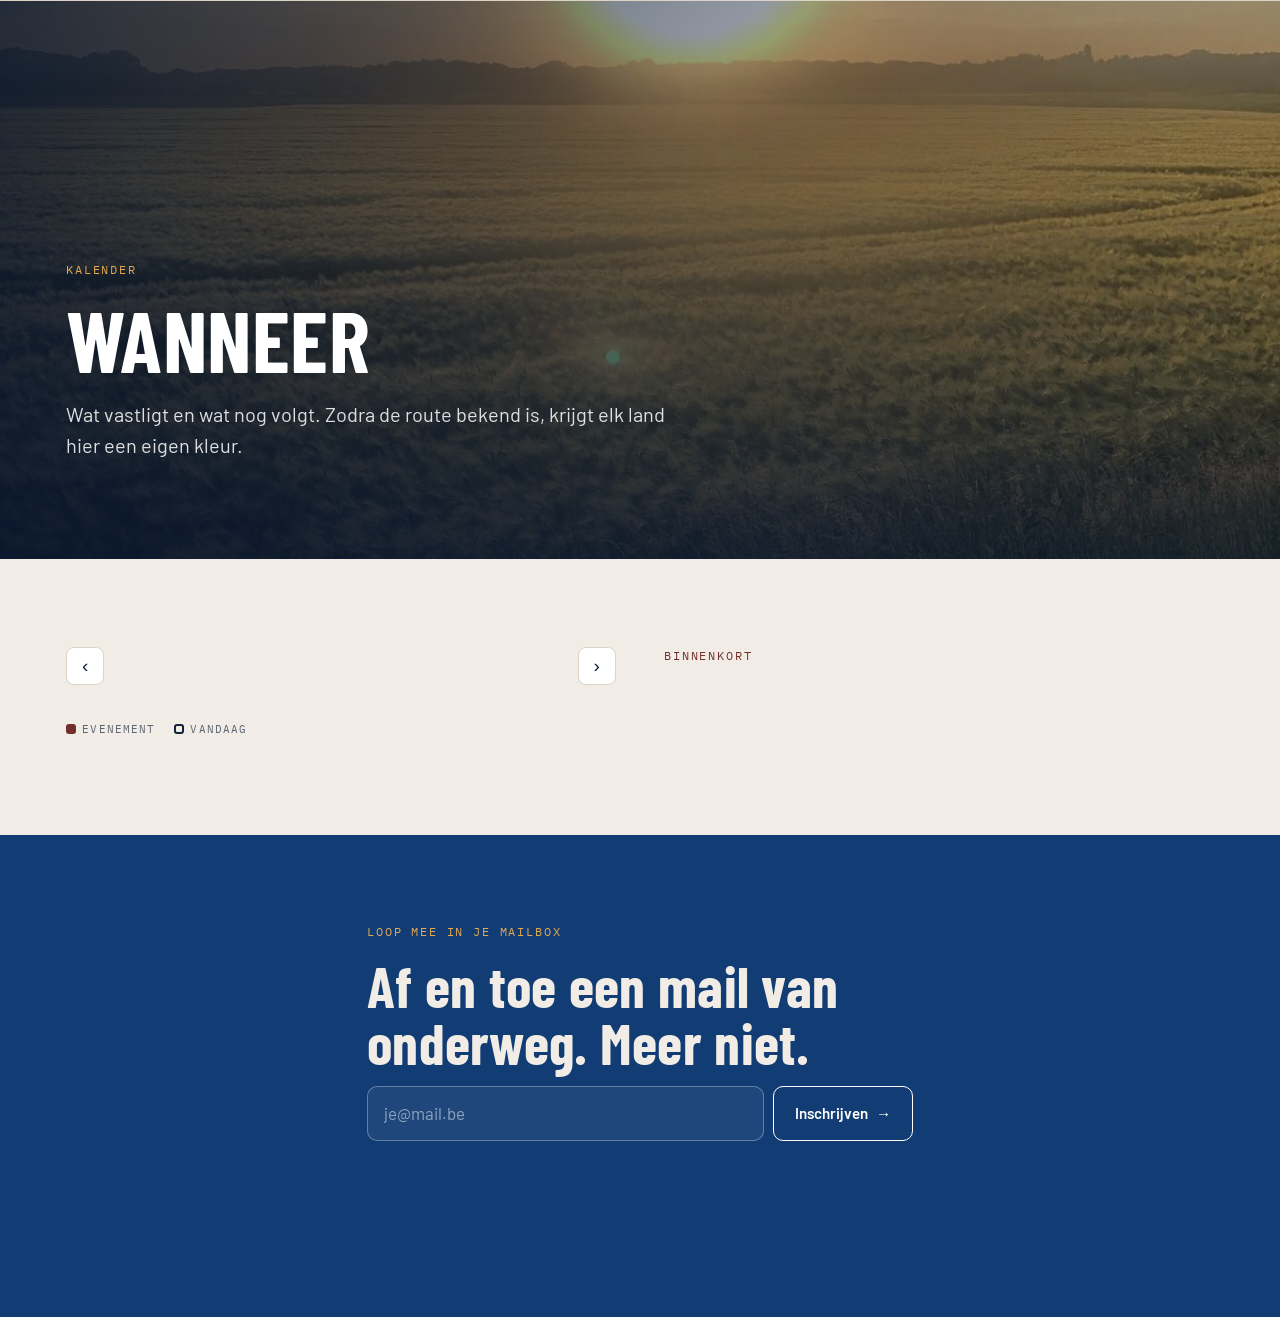
<file: kalender.html>
<!doctype html>
<html lang="nl">
<head>
<meta charset="utf-8">
<meta name="viewport" content="width=device-width, initial-scale=1, viewport-fit=cover">
<meta name="description" content="Ooit moest Maziar Toghraie vluchten uit Iran. Met Eigen Koers loopt hij vanaf 1 maart 2027 terug: van Leuven naar Iran, elke dag een marathon.">
<meta property="og:type" content="website">
<meta property="og:title" content="Kalender · Mazruns">
<meta property="og:description" content="Ooit moest Maziar Toghraie vluchten uit Iran. Met Eigen Koers loopt hij vanaf 1 maart 2027 terug: van Leuven naar Iran, elke dag een marathon.">
<meta property="og:image" content="https://mazruns.be/assets/img/hero-dunes.jpg">
<meta property="og:url" content="https://mazruns.be/kalender.html">
<link rel="icon" href="assets/img/favicon.svg" type="image/svg+xml">
<title>Kalender · Mazruns</title>
<link rel="stylesheet" href="https://fonts.googleapis.com/css2?family=Barlow+Condensed:wght@600;700&family=Barlow:wght@400;500;600&family=IBM+Plex+Mono:wght@400;500&family=Vazirmatn:wght@400;700&display=swap">
<link rel="stylesheet" href="assets/site.css?v=4adfd81c">
</head>
<body data-page="kalender">
<header class="nav" id="hdr"></header>
<main>
<section class="hero on-photo short">
  <img src="assets/img/field-sun.jpg" alt="" style="object-position:50% 60%" fetchpriority="high">
  <div class="wrap"><div class="over">
    <p class="label" data-t="cal.crumb">Kalender</p>
    <h1><span data-t="cal.title">Wanneer</span></h1>
    <p class="lede" data-t="cal.lede">Wat vastligt en wat nog volgt. Zodra de route bekend is, krijgt elk land hier een eigen kleur.</p>
    <div class="cta-row"></div>
  </div></div>
</section>
<section class="band"><div class="wrap two" style="display:grid;gap:3rem">
  <div>
    <div class="cal-head">
      <button id="calPrev" data-t-aria="cal.prev" aria-label="Vorige maand">‹</button>
      <h3 id="calMonth"></h3>
      <button id="calNext" data-t-aria="cal.next" aria-label="Volgende maand">›</button>
    </div>
    <div class="cal" id="cal" role="grid"></div>
    <p class="legend" style="margin-top:1.2rem"><span><i style="background:var(--accent)"></i><span data-t="cal.legend.event">evenement</span></span><span><i style="box-shadow:inset 0 0 0 2px var(--ink)"></i><span data-t="cal.legend.today">vandaag</span></span></p>
    <p class="legend" id="calCountries" style="margin-top:.6rem"></p>
  </div>
  <div class="stack lg">
    <div class="stack"><p class="label" data-t="cal.upcoming">Binnenkort</p></div>
    <div class="cards" style="grid-template-columns:1fr" id="eventList"></div>
  </div>
</div></section>
<section class="band dark"><div class="wrap news">
  <p class="label" data-t="news.title">Loop mee in je mailbox</p>
  <h2 data-t="news.p">Af en toe een mail van onderweg. Meer niet.</h2>
  <form id="newsForm"><input id="newsMail" type="email" required data-t-ph="news.ph" placeholder="je@mail.be" aria-label="E-mail"><button class="btn" type="submit" data-t="news.btn">Inschrijven</button></form>
  <p class="toast" id="newsToast" hidden></p>
</div></section>
</main>
<footer id="ftr"></footer>
<script src="assets/content.js?v=0cc44b17"></script>
<script src="assets/site.js?v=cb5f7b53"></script>
</body>
</html>
</file>
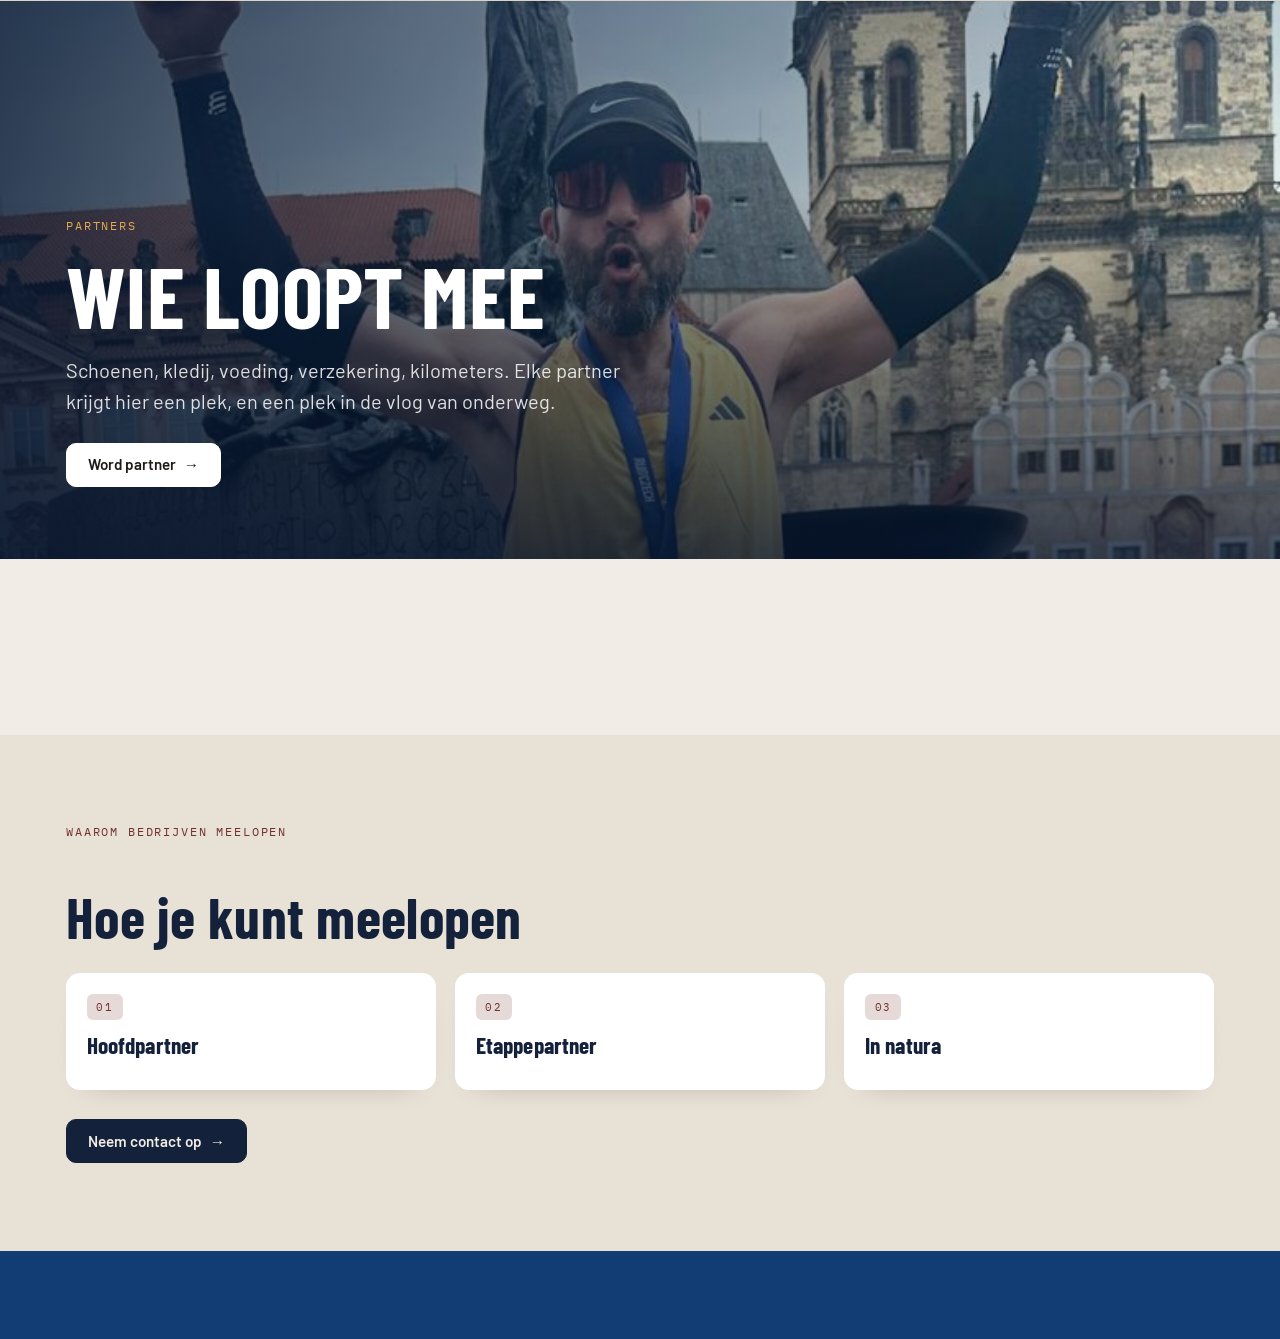
<file: partners.html>
<!doctype html>
<html lang="nl">
<head>
<meta charset="utf-8">
<meta name="viewport" content="width=device-width, initial-scale=1, viewport-fit=cover">
<meta name="description" content="Ooit moest Maziar Toghraie vluchten uit Iran. Met Eigen Koers loopt hij vanaf 1 maart 2027 terug: van Leuven naar Iran, elke dag een marathon.">
<meta property="og:type" content="website">
<meta property="og:title" content="Partners · Mazruns">
<meta property="og:description" content="Ooit moest Maziar Toghraie vluchten uit Iran. Met Eigen Koers loopt hij vanaf 1 maart 2027 terug: van Leuven naar Iran, elke dag een marathon.">
<meta property="og:image" content="https://mazruns.be/assets/img/hero-dunes.jpg">
<meta property="og:url" content="https://mazruns.be/partners.html">
<link rel="icon" href="assets/img/favicon.svg" type="image/svg+xml">
<title>Partners · Mazruns</title>
<link rel="stylesheet" href="https://fonts.googleapis.com/css2?family=Barlow+Condensed:wght@600;700&family=Barlow:wght@400;500;600&family=IBM+Plex+Mono:wght@400;500&family=Vazirmatn:wght@400;700&display=swap">
<link rel="stylesheet" href="assets/site.css?v=4adfd81c">
</head>
<body data-page="partners">
<header class="nav" id="hdr"></header>
<main>
<section class="hero on-photo short">
  <img src="assets/img/finish-prague.jpg" alt="" style="object-position:50% 12%" fetchpriority="high">
  <div class="wrap"><div class="over">
    <p class="label" data-t="partners.crumb">Partners</p>
    <h1><span data-t="partners.title">Wie loopt mee</span></h1>
    <p class="lede" data-t="partners.lede">Schoenen, kledij, voeding, verzekering, kilometers. Elke partner krijgt hier een plek, en een plek in de vlog van onderweg.</p>
    <div class="cta-row"><a class="btn fill" href="contact.html" data-t="partners.cta">Word partner</a></div>
  </div></div>
</section>
<section class="band"><div class="wrap stack lg">
  <div class="logos" id="logos"></div>
</div></section>
<section class="band alt"><div class="wrap stack lg">
  <div class="stack"><p class="label" data-t="partners.why">Waarom bedrijven meelopen</p><p class="lede" data-t="partners.why.p"></p></div>
  <h2 data-t="partners.how">Hoe je kunt meelopen</h2>
  <div class="steps">
    <div class="card"><span class="pill accent">01</span><h3 data-t="ptier.1">Hoofdpartner</h3><p class="s" data-t="ptier.1.p"></p></div>
    <div class="card"><span class="pill accent">02</span><h3 data-t="ptier.2">Etappepartner</h3><p class="s" data-t="ptier.2.p"></p></div>
    <div class="card"><span class="pill accent">03</span><h3 data-t="ptier.3">In natura</h3><p class="s" data-t="ptier.3.p"></p></div>
  </div>
  <div><a class="btn fill" href="contact.html" data-t="partners.contact">Neem contact op</a></div>
</div></section>

</main>
<footer id="ftr"></footer>
<script src="assets/content.js?v=0cc44b17"></script>
<script src="assets/site.js?v=cb5f7b53"></script>
</body>
</html>
</file>
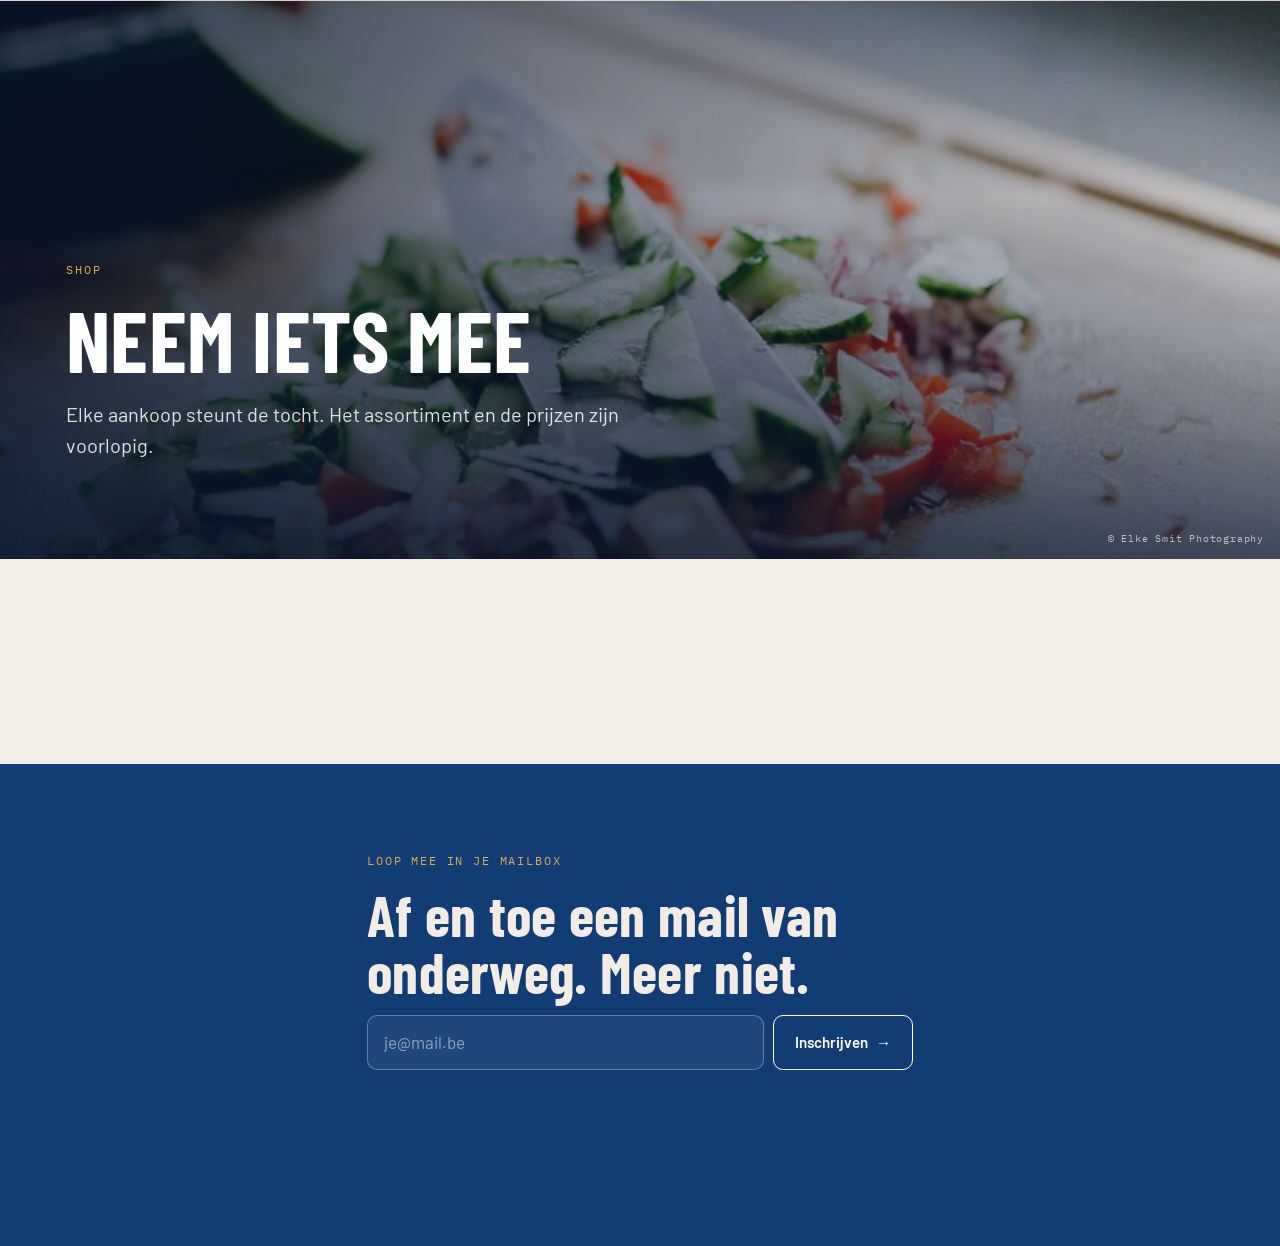
<file: shop.html>
<!doctype html>
<html lang="nl">
<head>
<meta charset="utf-8">
<meta name="viewport" content="width=device-width, initial-scale=1, viewport-fit=cover">
<meta name="robots" content="noindex">
<meta name="description" content="Ooit moest Maziar Toghraie vluchten uit Iran. Met Eigen Koers loopt hij vanaf 1 maart 2027 terug: van Leuven naar Iran, elke dag een marathon.">
<meta property="og:type" content="website">
<meta property="og:title" content="Shop · Mazruns">
<meta property="og:description" content="Ooit moest Maziar Toghraie vluchten uit Iran. Met Eigen Koers loopt hij vanaf 1 maart 2027 terug: van Leuven naar Iran, elke dag een marathon.">
<meta property="og:image" content="https://mazruns.be/assets/img/hero-dunes.jpg">
<meta property="og:url" content="https://mazruns.be/shop.html">
<link rel="icon" href="assets/img/favicon.svg" type="image/svg+xml">
<title>Shop · Mazruns</title>
<link rel="stylesheet" href="https://fonts.googleapis.com/css2?family=Barlow+Condensed:wght@600;700&family=Barlow:wght@400;500;600&family=IBM+Plex+Mono:wght@400;500&family=Vazirmatn:wght@400;700&display=swap">
<link rel="stylesheet" href="assets/site.css?v=4adfd81c">
</head>
<body data-page="shop">
<header class="nav" id="hdr"></header>
<main>
<section class="hero on-photo short">
  <img src="assets/img/veg-board.jpg" alt="" style="object-position:50% 50%" fetchpriority="high">
  <div class="wrap"><div class="over">
    <p class="label" data-t="shop.crumb">Shop</p>
    <h1><span data-t="shop.title">Neem iets mee</span></h1>
    <p class="lede" data-t="shop.lede">Elke aankoop steunt de tocht. Het assortiment en de prijzen zijn voorlopig.</p>
    <div class="cta-row"></div>
  </div></div><span class="credit">© Elke Smit Photography</span>
</section>
<section class="band"><div class="wrap stack lg">
  <div class="tiles four" id="products"></div>
  <p class="note" data-t="shop.ship"></p>
</div></section>
<section class="band dark"><div class="wrap news">
  <p class="label" data-t="news.title">Loop mee in je mailbox</p>
  <h2 data-t="news.p">Af en toe een mail van onderweg. Meer niet.</h2>
  <form id="newsForm"><input id="newsMail" type="email" required data-t-ph="news.ph" placeholder="je@mail.be" aria-label="E-mail"><button class="btn" type="submit" data-t="news.btn">Inschrijven</button></form>
  <p class="toast" id="newsToast" hidden></p>
</div></section>
</main>
<footer id="ftr"></footer>
<script src="assets/content.js?v=0cc44b17"></script>
<script src="assets/site.js?v=cb5f7b53"></script>
</body>
</html>
</file>
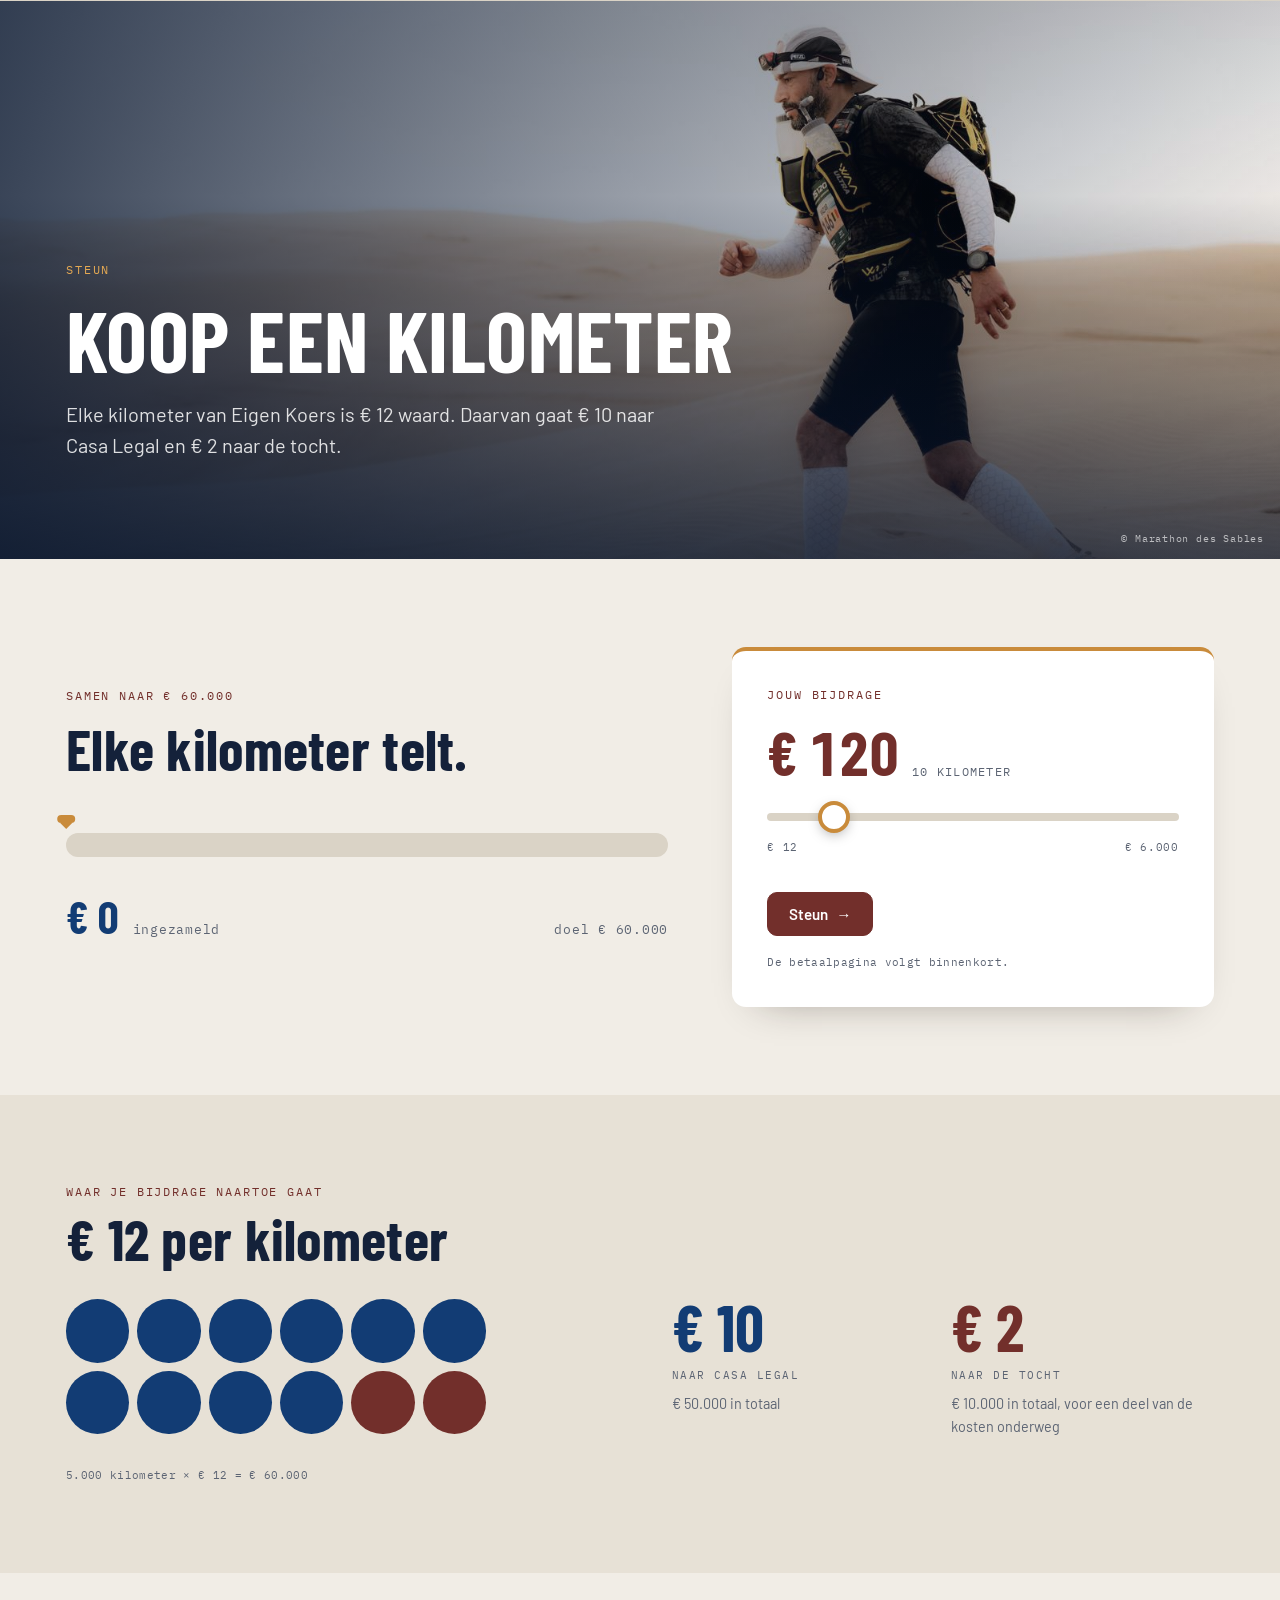
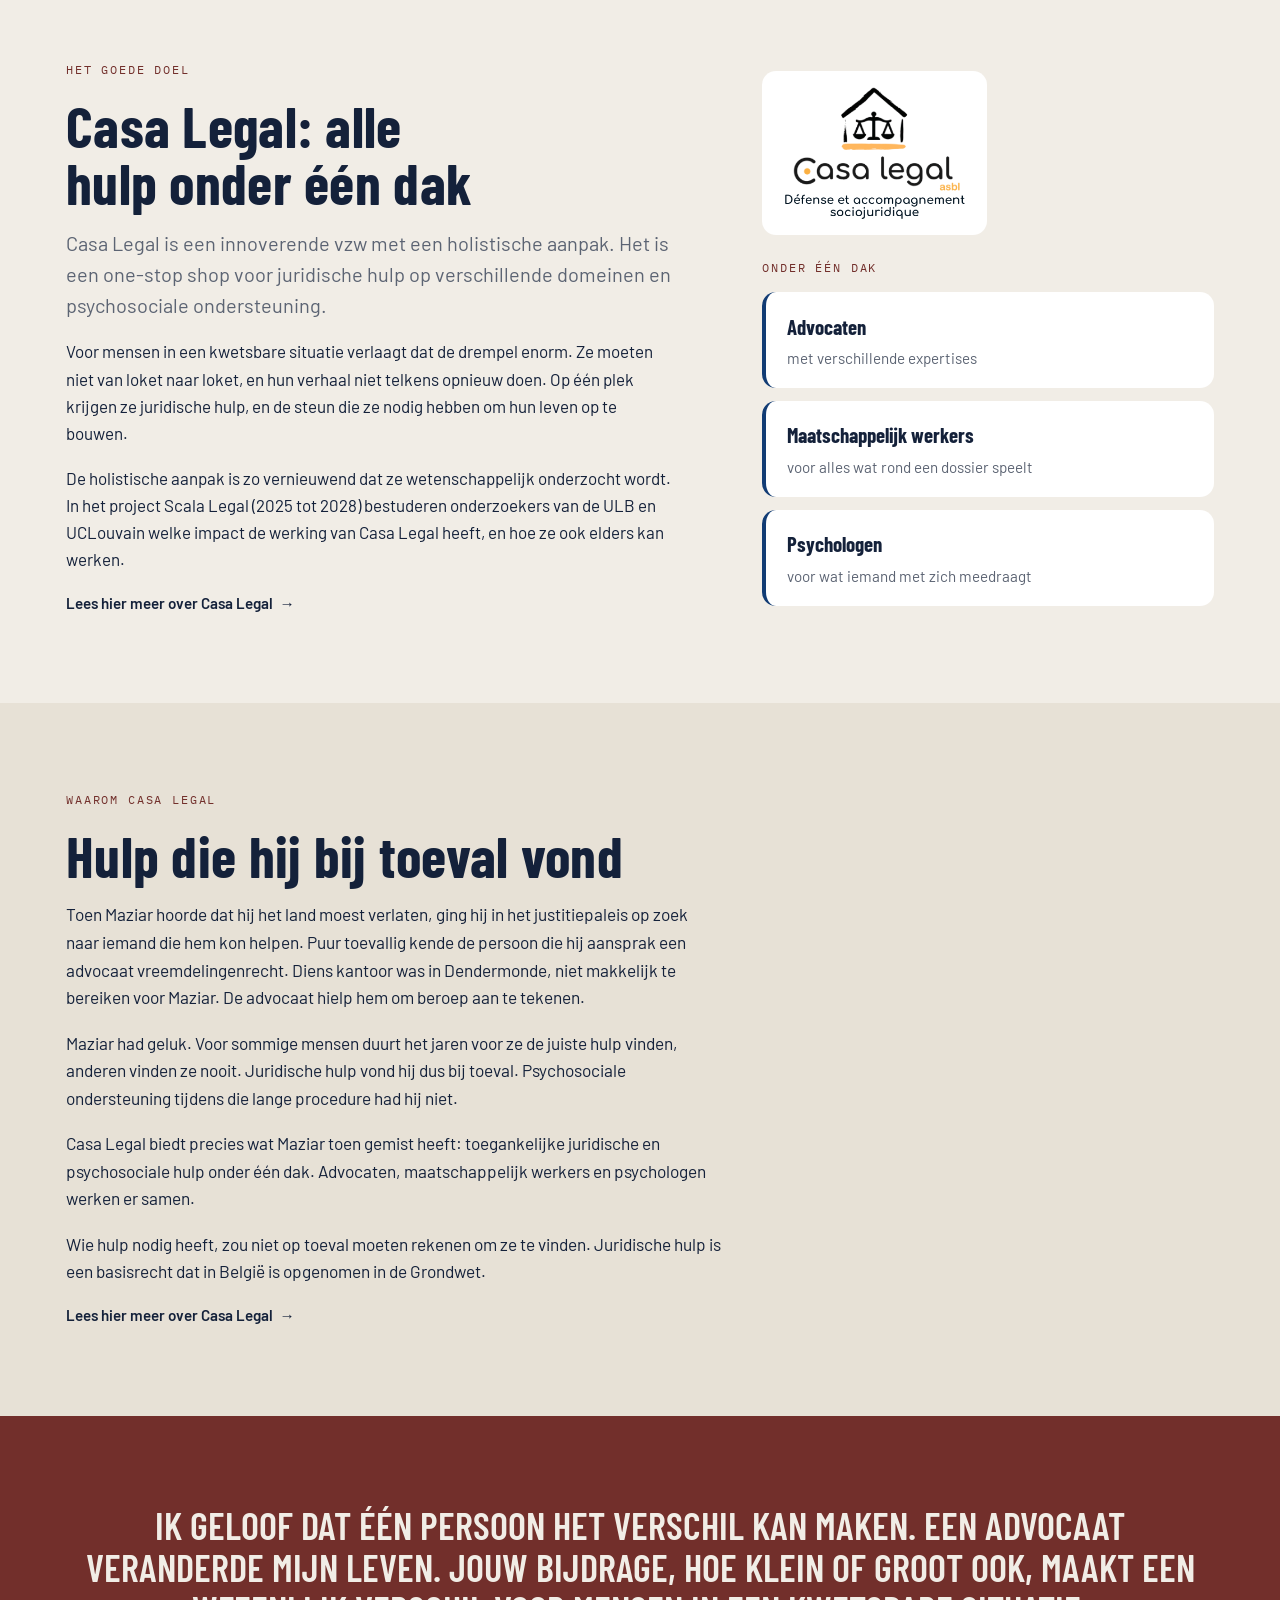
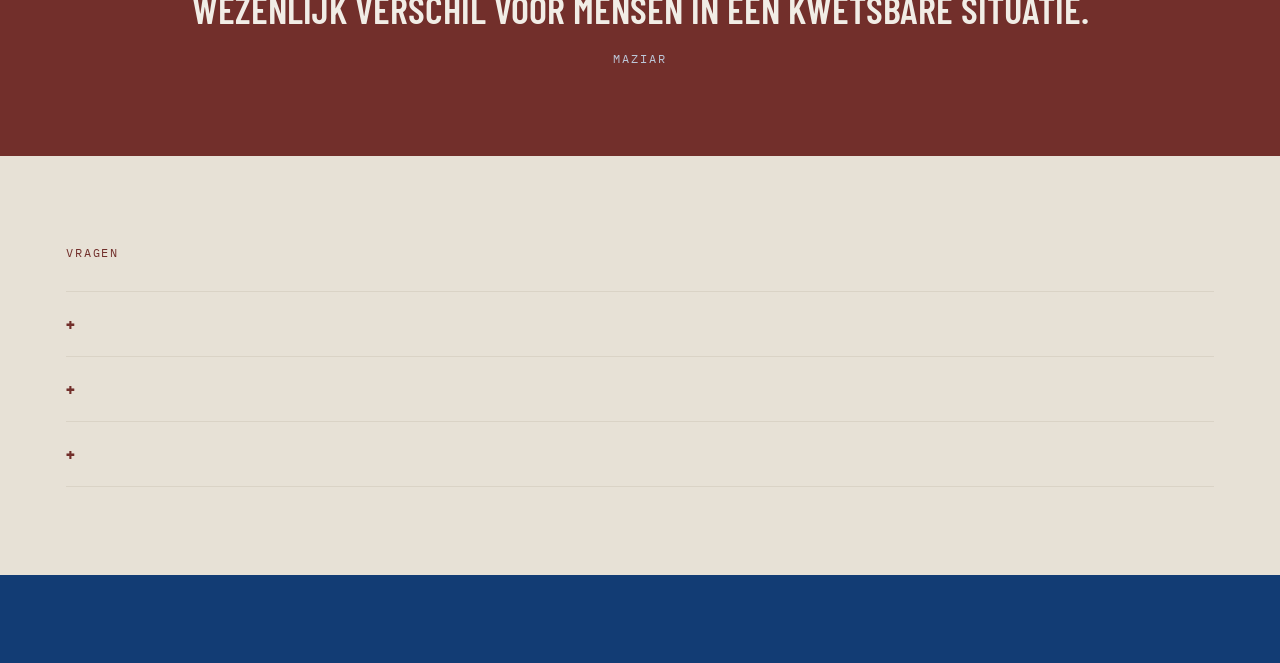
<file: steun.html>
<!doctype html>
<html lang="nl">
<head>
<meta charset="utf-8">
<meta name="viewport" content="width=device-width, initial-scale=1, viewport-fit=cover">
<meta name="description" content="Ooit moest Maziar Toghraie vluchten uit Iran. Met Eigen Koers loopt hij vanaf 1 maart 2027 terug: van Leuven naar Iran, elke dag een marathon.">
<meta property="og:type" content="website">
<meta property="og:title" content="Steun · Eigen Koers · Mazruns">
<meta property="og:description" content="Ooit moest Maziar Toghraie vluchten uit Iran. Met Eigen Koers loopt hij vanaf 1 maart 2027 terug: van Leuven naar Iran, elke dag een marathon.">
<meta property="og:image" content="https://mazruns.be/assets/img/hero-dunes.jpg">
<meta property="og:url" content="https://mazruns.be/steun.html">
<link rel="icon" href="assets/img/favicon.svg" type="image/svg+xml">
<title>Steun · Eigen Koers · Mazruns</title>
<link rel="stylesheet" href="https://fonts.googleapis.com/css2?family=Barlow+Condensed:wght@600;700&family=Barlow:wght@400;500;600&family=IBM+Plex+Mono:wght@400;500&family=Vazirmatn:wght@400;700&display=swap">
<link rel="stylesheet" href="assets/site.css?v=4adfd81c">
</head>
<body data-page="steun">
<header class="nav" id="hdr"></header>
<main>
<section class="hero on-photo short">
  <img src="assets/img/sand-kick.jpg" alt="" style="object-position:60% 22%" fetchpriority="high">
  <div class="wrap"><div class="over">
    <p class="label" data-t="fund.crumb">Steun</p>
    <h1><span data-t="fund.title">Koop een kilometer</span></h1>
    <p class="lede" data-t="fund.lede">Elke kilometer van Eigen Koers is € 12 waard. Daarvan gaat € 10 naar Casa Legal en € 2 naar de tocht.</p>
    <div class="cta-row"></div>
  </div></div><span class="credit">© Marathon des Sables</span>
</section>
<section class="band"><div class="wrap give">
  <div class="give-meter">
    <p class="label" data-t="fund.meter">Samen naar € 60.000</p>
    <h2 data-t="fund.meter.h">Elke kilometer telt.</h2>
    <div class="meter big" aria-hidden="true"><i id="meterBar"></i><b id="meterAdd"></b><span class="tag" id="meterTag"></span></div>
    <div class="amounts big"><span><strong id="raised">€ 0</strong> <span data-t="fund.raised">ingezameld</span></span><span id="goal" data-t="fund.goal">doel € 60.000</span></div>
    <p class="note" id="kmDone"></p>
  </div>
  <div class="give-card">
    <p class="label" data-t="fund.your">Jouw bijdrage</p>
    <div class="give-out"><span class="amt" id="giveAmt">€ 120</span><span class="kms" id="giveKm">10 kilometer</span></div>
    <input type="range" class="give-range" id="giveRange" min="0" max="100" step="0.1" value="13.4" aria-label="Kies je bedrag">
    <div class="range-ends"><span id="rangeMin">€ 12</span><span id="rangeMax">€ 6.000</span></div>
    <p class="give-split" id="giveSplit"></p>
    <a class="btn fill accent" id="giveBtn" href="#">Steun</a>
    <p class="note" id="payNote" data-t="fund.note">De betaalpagina volgt binnenkort.</p>
  </div>
</div></section>
<section class="band alt"><div class="wrap stack lg">
  <div class="head"><div class="stack"><p class="label" data-t="fund.split">Waar je bijdrage naartoe gaat</p><h2 data-t="fund.split.h">€ 12 per kilometer</h2></div></div>
  <div class="km-split">
    <div class="coins" aria-hidden="true"><i></i><i></i><i></i><i></i><i></i><i></i><i></i><i></i><i></i><i></i><i class="r"></i><i class="r"></i></div>
    <div class="split cl"><div><b>€ 10</b><span data-t="fund.split.b">naar Casa Legal</span><small data-t="fund.split.b.t">€ 50.000 in totaal</small></div><div><b>€ 2</b><span data-t="fund.split.a">naar de tocht</span><small data-t="fund.split.a.t">€ 10.000 in totaal, voor een deel van de kosten onderweg</small></div></div>
  </div>
  <p class="note" data-t="fund.split.note">5.000 kilometer × € 12 = € 60.000</p>
</div></section>
<section class="band"><div class="wrap cl-wrap">
  <div class="stack">
    <p class="label" data-t="fund.cl">Het goede doel</p>
    <h2 data-t="fund.cl.h">Casa Legal: alle hulp onder één dak</h2>
    <p class="lede" data-t="fund.cl.p1">Casa Legal is een innoverende vzw met een holistische aanpak. Het is een one-stop shop voor juridische hulp op verschillende domeinen en psychosociale ondersteuning.</p>
    <p data-t="fund.cl.p2">Voor mensen in een kwetsbare situatie verlaagt dat de drempel enorm. Ze moeten niet van loket naar loket, en hun verhaal niet telkens opnieuw doen. Op één plek krijgen ze juridische hulp, en de steun die ze nodig hebben om hun leven op te bouwen.</p>
    <p data-t="fund.cl.p3">De holistische aanpak is zo vernieuwend dat ze wetenschappelijk onderzocht wordt. In het project Scala Legal (2025 tot 2028) bestuderen onderzoekers van de ULB en UCLouvain welke impact de werking van Casa Legal heeft, en hoe ze ook elders kan werken.</p>
    <a class="link" href="https://casalegal.be" target="_blank" rel="noopener" data-t="fund.cl.more">Lees hier meer over Casa Legal</a>
  </div>
  <div class="roof">
    <a class="cl-logo" href="https://casalegal.be" target="_blank" rel="noopener"><img src="assets/img/casa-legal-logo.png" alt="Casa Legal" width="321" height="236" loading="lazy"></a>
    <p class="label" data-t="fund.cl.roof">Onder één dak</p>
    <ul>
      <li><b data-t="fund.cl.r1">Advocaten</b><span data-t="fund.cl.r1.t">met verschillende expertises</span></li>
      <li><b data-t="fund.cl.r2">Maatschappelijk werkers</b><span data-t="fund.cl.r2.t">voor alles wat rond een dossier speelt</span></li>
      <li><b data-t="fund.cl.r3">Psychologen</b><span data-t="fund.cl.r3.t">voor wat iemand met zich meedraagt</span></li>
    </ul>
  </div>
</div></section>
<section class="band alt"><div class="wrap">
  <div class="prose">
    <p class="label" data-t="fund.why">Waarom Casa Legal</p>
    <h2 data-t="fund.why.h">Hulp die hij bij toeval vond</h2>
    <p data-t="fund.why.p1">Toen Maziar hoorde dat hij het land moest verlaten, ging hij in het justitiepaleis op zoek naar iemand die hem kon helpen. Puur toevallig kende de persoon die hij aansprak een advocaat vreemdelingenrecht. Diens kantoor was in Dendermonde, niet makkelijk te bereiken voor Maziar. De advocaat hielp hem om beroep aan te tekenen.</p>
    <p data-t="fund.why.p2">Maziar had geluk. Voor sommige mensen duurt het jaren voor ze de juiste hulp vinden, anderen vinden ze nooit. Juridische hulp vond hij dus bij toeval. Psychosociale ondersteuning tijdens die lange procedure had hij niet.</p>
    <p data-t="fund.why.p3">Casa Legal biedt precies wat Maziar toen gemist heeft: toegankelijke juridische en psychosociale hulp onder één dak. Advocaten, maatschappelijk werkers en psychologen werken er samen.</p>
    <p data-t="fund.why.p4">Wie hulp nodig heeft, zou niet op toeval moeten rekenen om ze te vinden. Juridische hulp is een basisrecht dat in België is opgenomen in de Grondwet.</p>
    <a class="link" href="https://casalegal.be" target="_blank" rel="noopener" data-t="fund.cl.more">Lees hier meer over Casa Legal</a>
  </div>
</div></section>
<section class="band dark wine"><div class="wrap quote">
  <blockquote class="long" data-t="fund.quote">Ik geloof dat één persoon het verschil kan maken. Een advocaat veranderde mijn leven. Jouw bijdrage, hoe klein of groot ook, maakt een wezenlijk verschil voor mensen in een kwetsbare situatie.</blockquote>
  <cite data-t="story.cite">Maziar</cite>
</div></section>
<section class="band alt"><div class="wrap stack lg">
  <p class="label" data-t="fund.faq">Vragen</p>
  <div>
    <details><summary data-t="ffaq.q1"></summary><p data-t="ffaq.a1"></p></details>
    <details><summary data-t="ffaq.q2"></summary><p data-t="ffaq.a2"></p></details>
    <details><summary data-t="ffaq.q3"></summary><p data-t="ffaq.a3"></p></details>
  </div>
</div></section>

</main>
<footer id="ftr"></footer>
<script src="assets/content.js?v=0cc44b17"></script>
<script src="assets/site.js?v=cb5f7b53"></script>
</body>
</html>
</file>
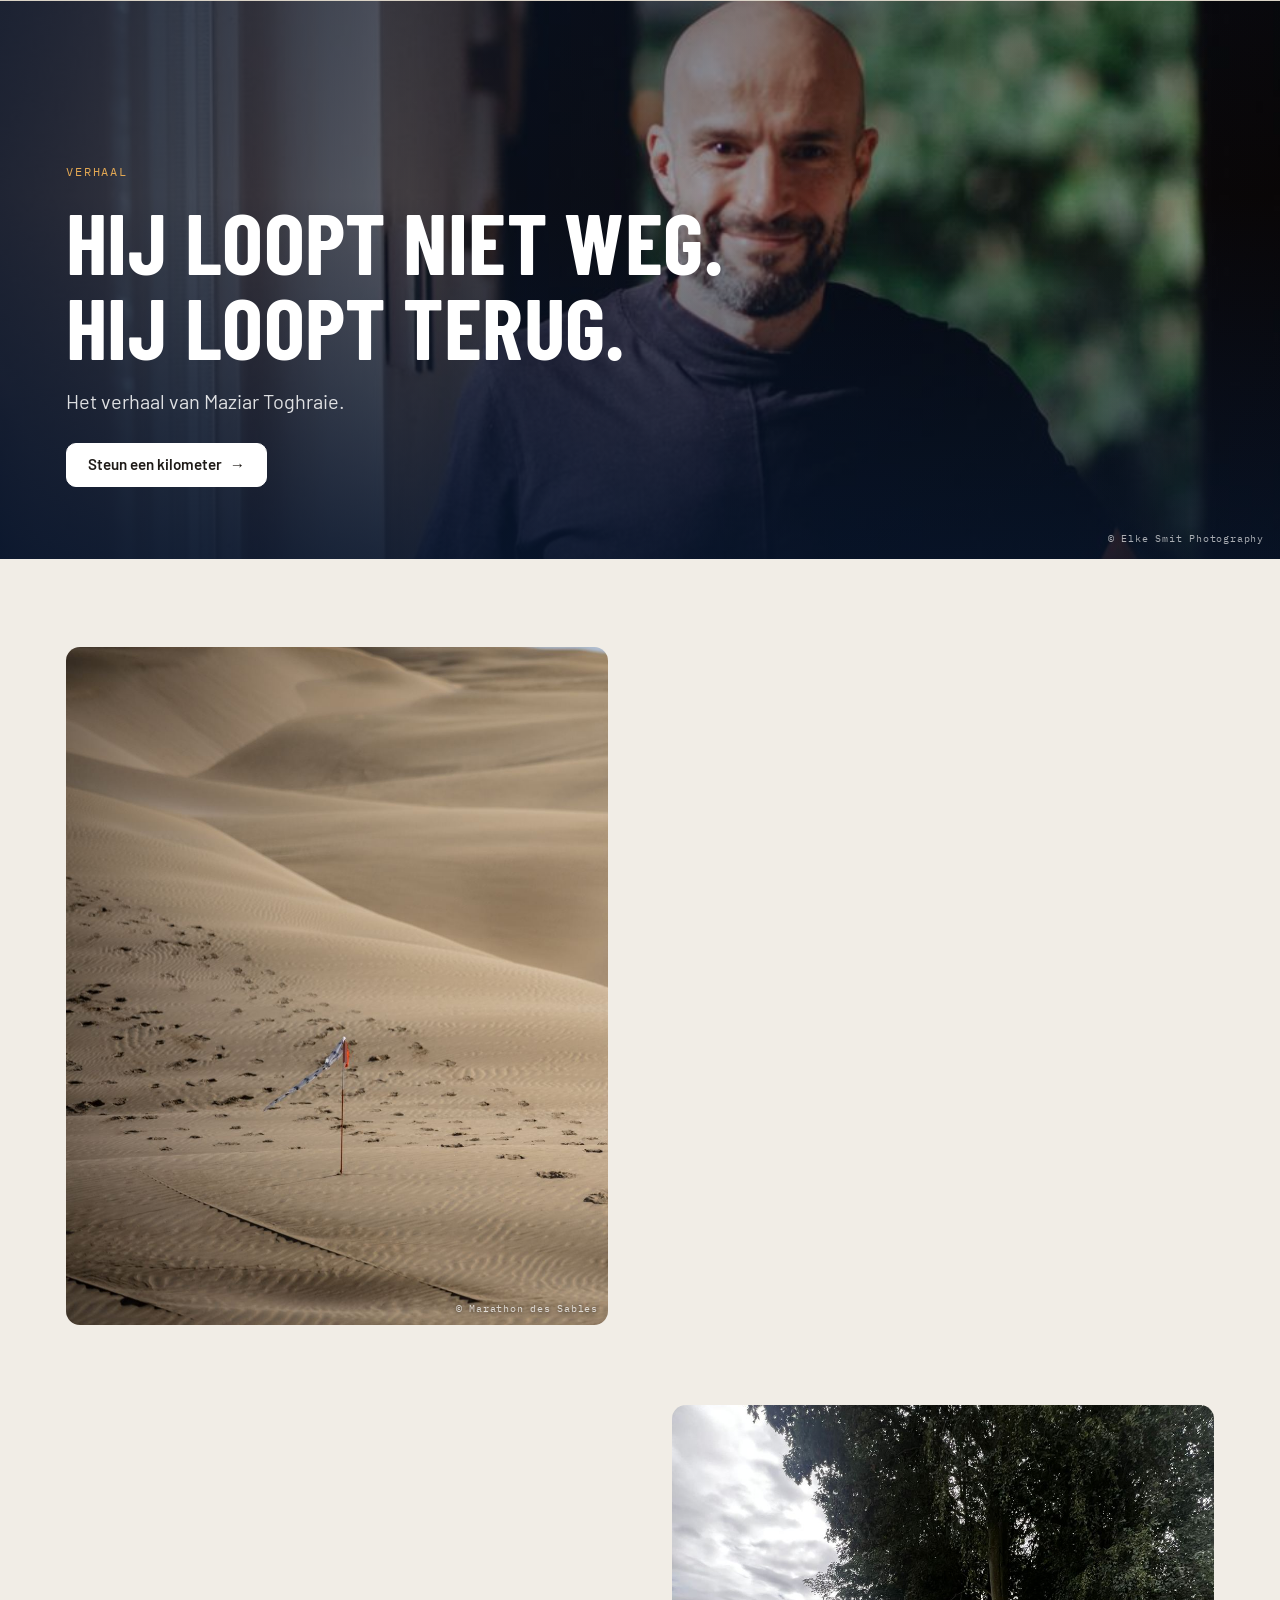
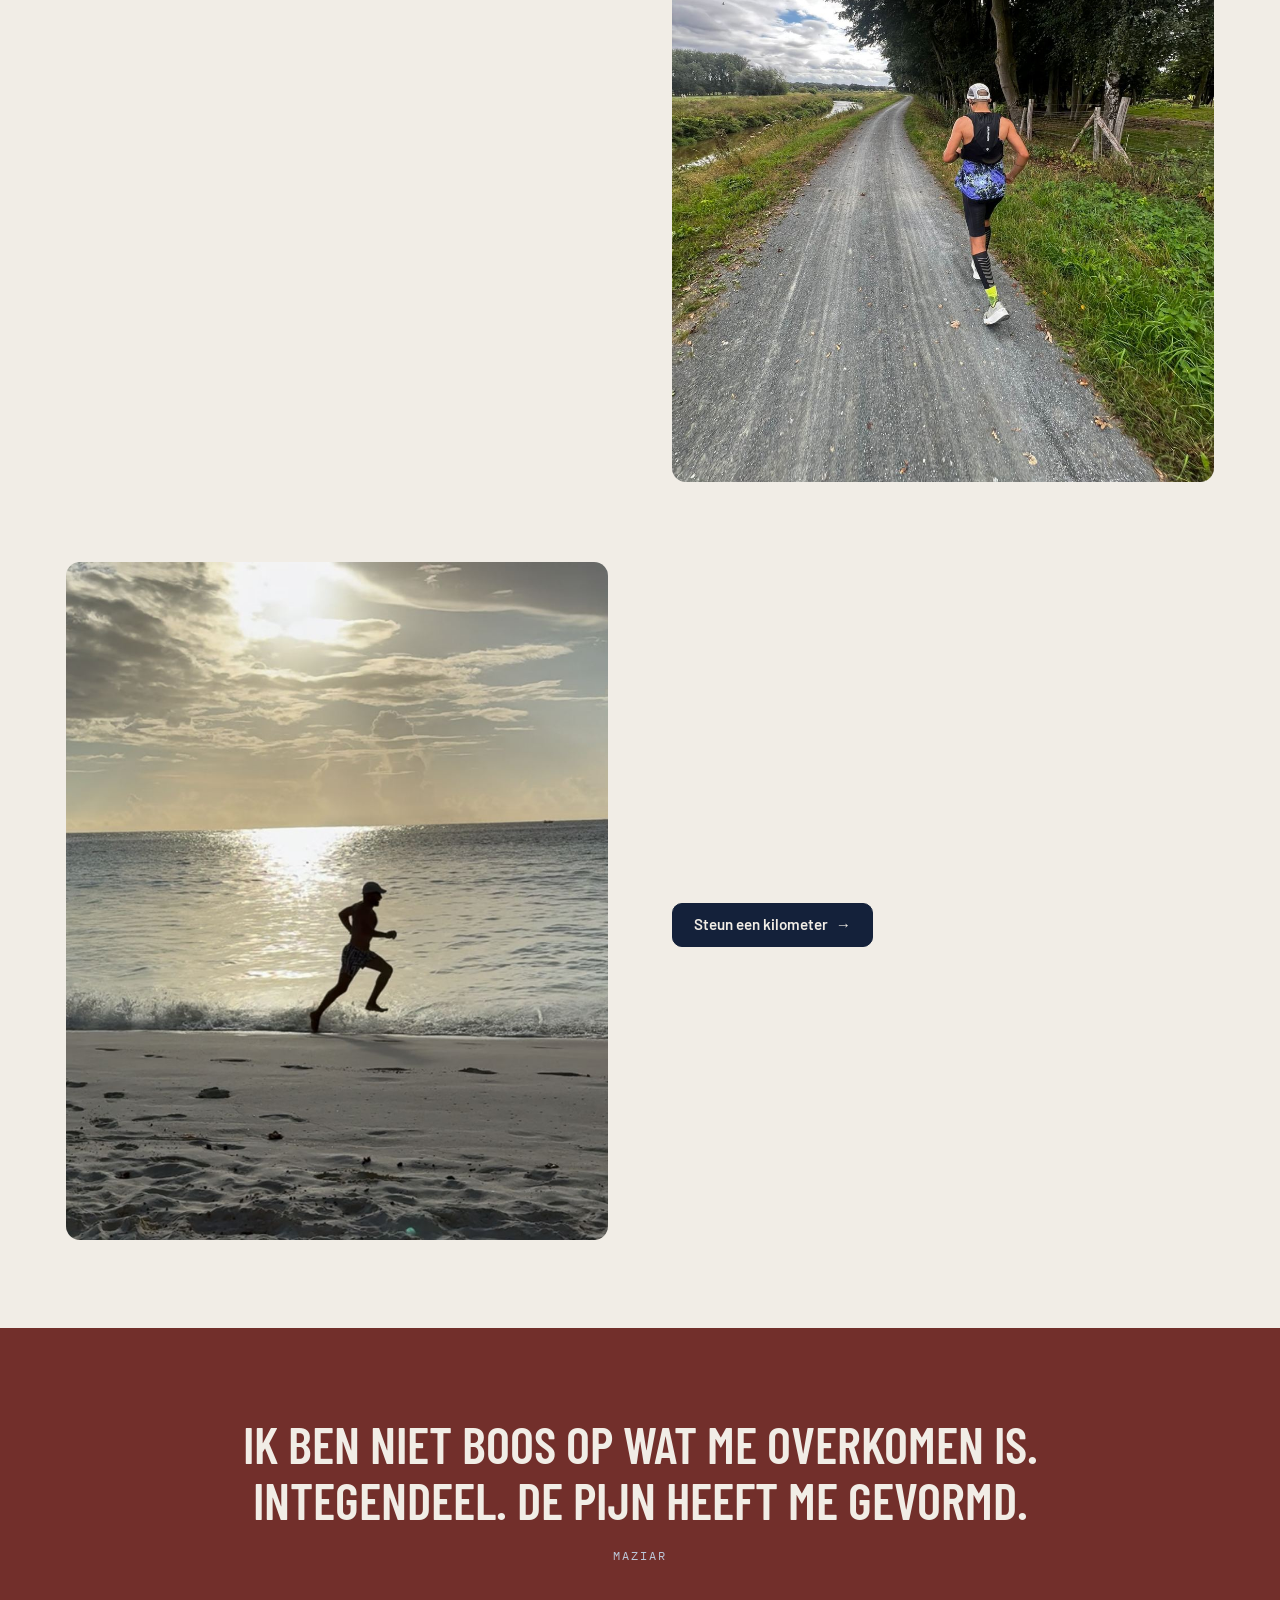
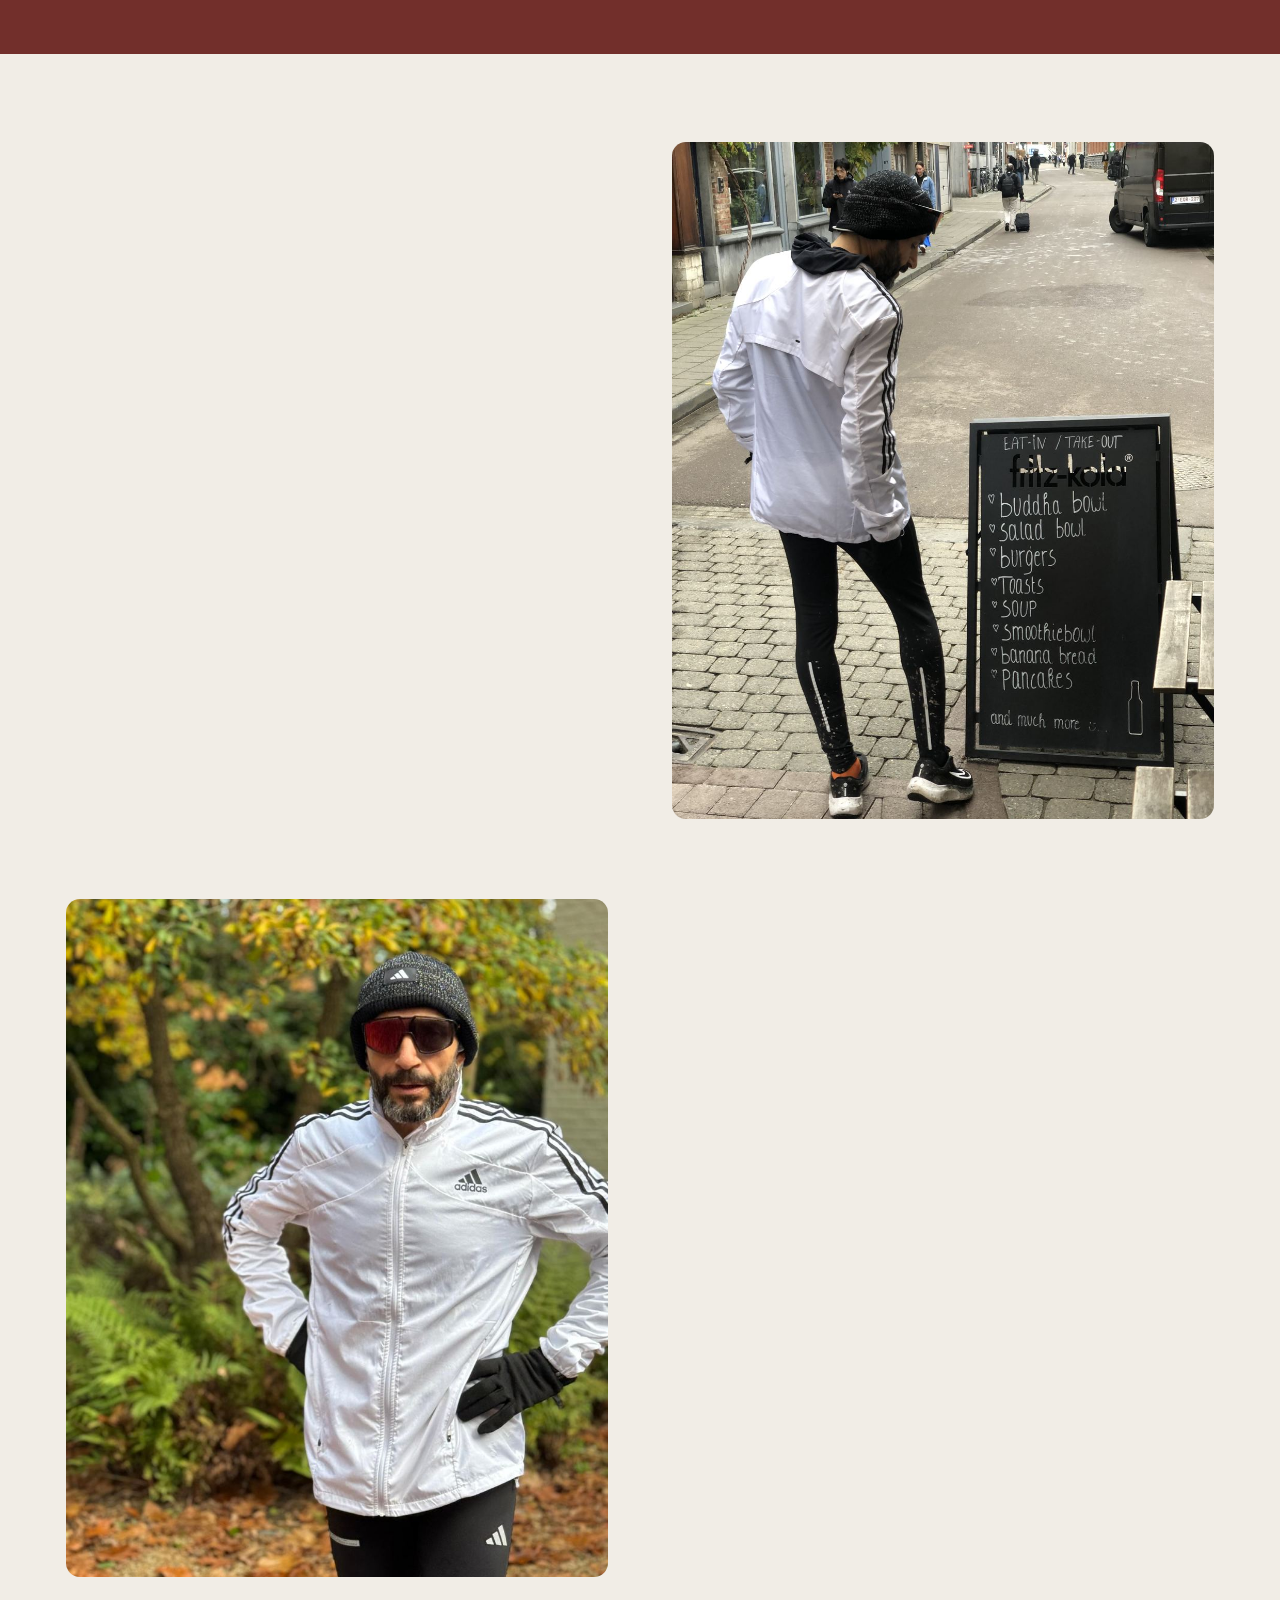
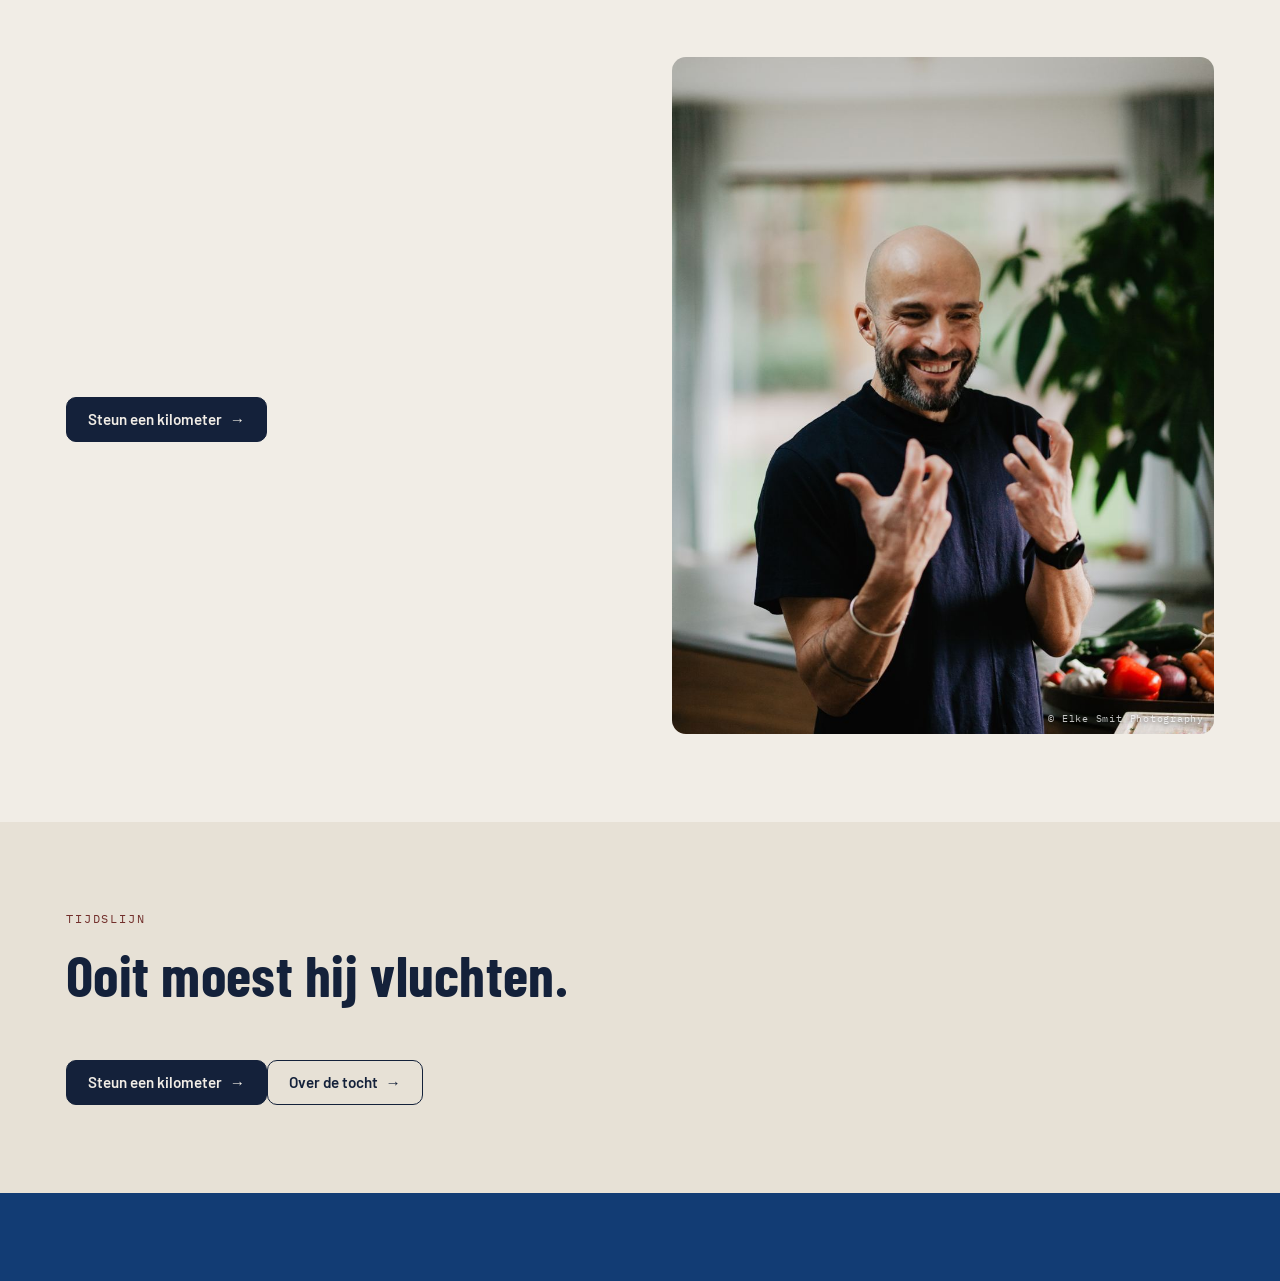
<file: verhaal.html>
<!doctype html>
<html lang="nl">
<head>
<meta charset="utf-8">
<meta name="viewport" content="width=device-width, initial-scale=1, viewport-fit=cover">
<meta name="description" content="Ooit moest Maziar Toghraie vluchten uit Iran. Met Eigen Koers loopt hij vanaf 1 maart 2027 terug: van Leuven naar Iran, elke dag een marathon.">
<meta property="og:type" content="website">
<meta property="og:title" content="Verhaal · Mazruns">
<meta property="og:description" content="Ooit moest Maziar Toghraie vluchten uit Iran. Met Eigen Koers loopt hij vanaf 1 maart 2027 terug: van Leuven naar Iran, elke dag een marathon.">
<meta property="og:image" content="https://mazruns.be/assets/img/hero-dunes.jpg">
<meta property="og:url" content="https://mazruns.be/verhaal.html">
<link rel="icon" href="assets/img/favicon.svg" type="image/svg+xml">
<title>Verhaal · Mazruns</title>
<link rel="stylesheet" href="https://fonts.googleapis.com/css2?family=Barlow+Condensed:wght@600;700&family=Barlow:wght@400;500;600&family=IBM+Plex+Mono:wght@400;500&family=Vazirmatn:wght@400;700&display=swap">
<link rel="stylesheet" href="assets/site.css?v=4adfd81c">
</head>
<body data-page="verhaal">
<header class="nav" id="hdr"></header>
<main>
<section class="hero on-photo short">
  <img src="assets/img/portrait-stand.jpg" alt="" style="object-position:50% 16%" fetchpriority="high">
  <div class="wrap"><div class="over">
    <p class="label" data-t="story.crumb">Verhaal</p>
    <h1><span data-t="story.title">Hij loopt niet weg. Hij loopt terug.</span></h1>
    <p class="lede" data-t="story.lede">Het verhaal van Maziar Toghraie.</p>
    <div class="cta-row"><a class="btn fill" href="steun.html" data-t="home.support">Steun een kilometer</a></div>
  </div></div><span class="credit">© Elke Smit Photography</span>
</section>
<section class="band"><div class="wrap stack" style="gap:clamp(3rem,7vw,5rem)">
  <div class="frag">
  <div class="photo " ><img src="assets/img/desert-empty.jpg" alt="" loading="lazy"><span class="credit">© Marathon des Sables</span></div>
  <div class="txt"><p class="big" data-t="f1.big"></p><p data-t="f1.p1"></p><p class="muted" data-t="f1.p2"></p></div>
</div>
  <div class="frag rev">
  <div class="photo " ><img src="assets/img/road-run.jpg" alt="" loading="lazy"></div>
  <div class="txt"><p class="big" data-t="f2.big"></p><p data-t="f2.p1"></p><p class="muted" data-t="f2.p2"></p></div>
</div>
  <div class="frag">
  <div class="photo " ><img src="assets/img/beach.jpg" alt="" loading="lazy"></div>
  <div class="txt"><p class="big" data-t="f3.big"></p><p data-t="f3.p1"></p><p class="muted" data-t="f3.p2"></p><div class="actions"><a class="btn fill" href="steun.html" data-t="home.support">Steun een kilometer</a></div></div>
</div>
</div></section>
<section class="band dark wine"><div class="wrap quote">
  <blockquote data-t="story.quote">Ik ben niet boos op wat me overkomen is. Integendeel. De pijn heeft me gevormd.</blockquote>
  <cite data-t="story.cite">Maziar</cite>
</div></section>
<section class="band"><div class="wrap stack" style="gap:clamp(3rem,7vw,5rem)">
  <div class="frag rev">
  <div class="photo " ><img src="assets/img/lifebar.jpg" alt="" loading="lazy"></div>
  <div class="txt"><p class="big" data-t="f4.big"></p><p data-t="f4.p1"></p><p class="muted" data-t="f4.p2"></p></div>
</div>
  <div class="frag">
  <div class="photo " ><img src="assets/img/winter-run.jpg" alt="" loading="lazy"></div>
  <div class="txt"><p class="big" data-t="f5.big"></p><p data-t="f5.p1"></p><p class="muted" data-t="f5.p2"></p></div>
</div>
  <div class="frag rev">
  <div class="photo " ><img src="assets/img/portrait-laugh.jpg" alt="" loading="lazy"><span class="credit">© Elke Smit Photography</span></div>
  <div class="txt"><p class="big" data-t="f6.big"></p><p data-t="f6.p1"></p><p class="muted" data-t="f6.p2"></p><div class="actions"><a class="btn fill" href="steun.html" data-t="home.support">Steun een kilometer</a></div></div>
</div>
</div></section>
<section class="band alt"><div class="wrap stack lg">
  <div class="stack"><p class="label" data-t="story.timeline">Tijdslijn</p><h2 data-t="story.title.a">Ooit moest hij vluchten.</h2></div>
  <ol class="timeline" id="timeline"></ol>
  <div class="actions"><a class="btn fill" href="steun.html" data-t="home.support">Steun een kilometer</a><a class="btn" href="detocht.html" data-t="story.read.run">Over de tocht</a></div>
</div></section>

</main>
<footer id="ftr"></footer>
<script src="assets/content.js?v=0cc44b17"></script>
<script src="assets/site.js?v=cb5f7b53"></script>
</body>
</html>
</file>
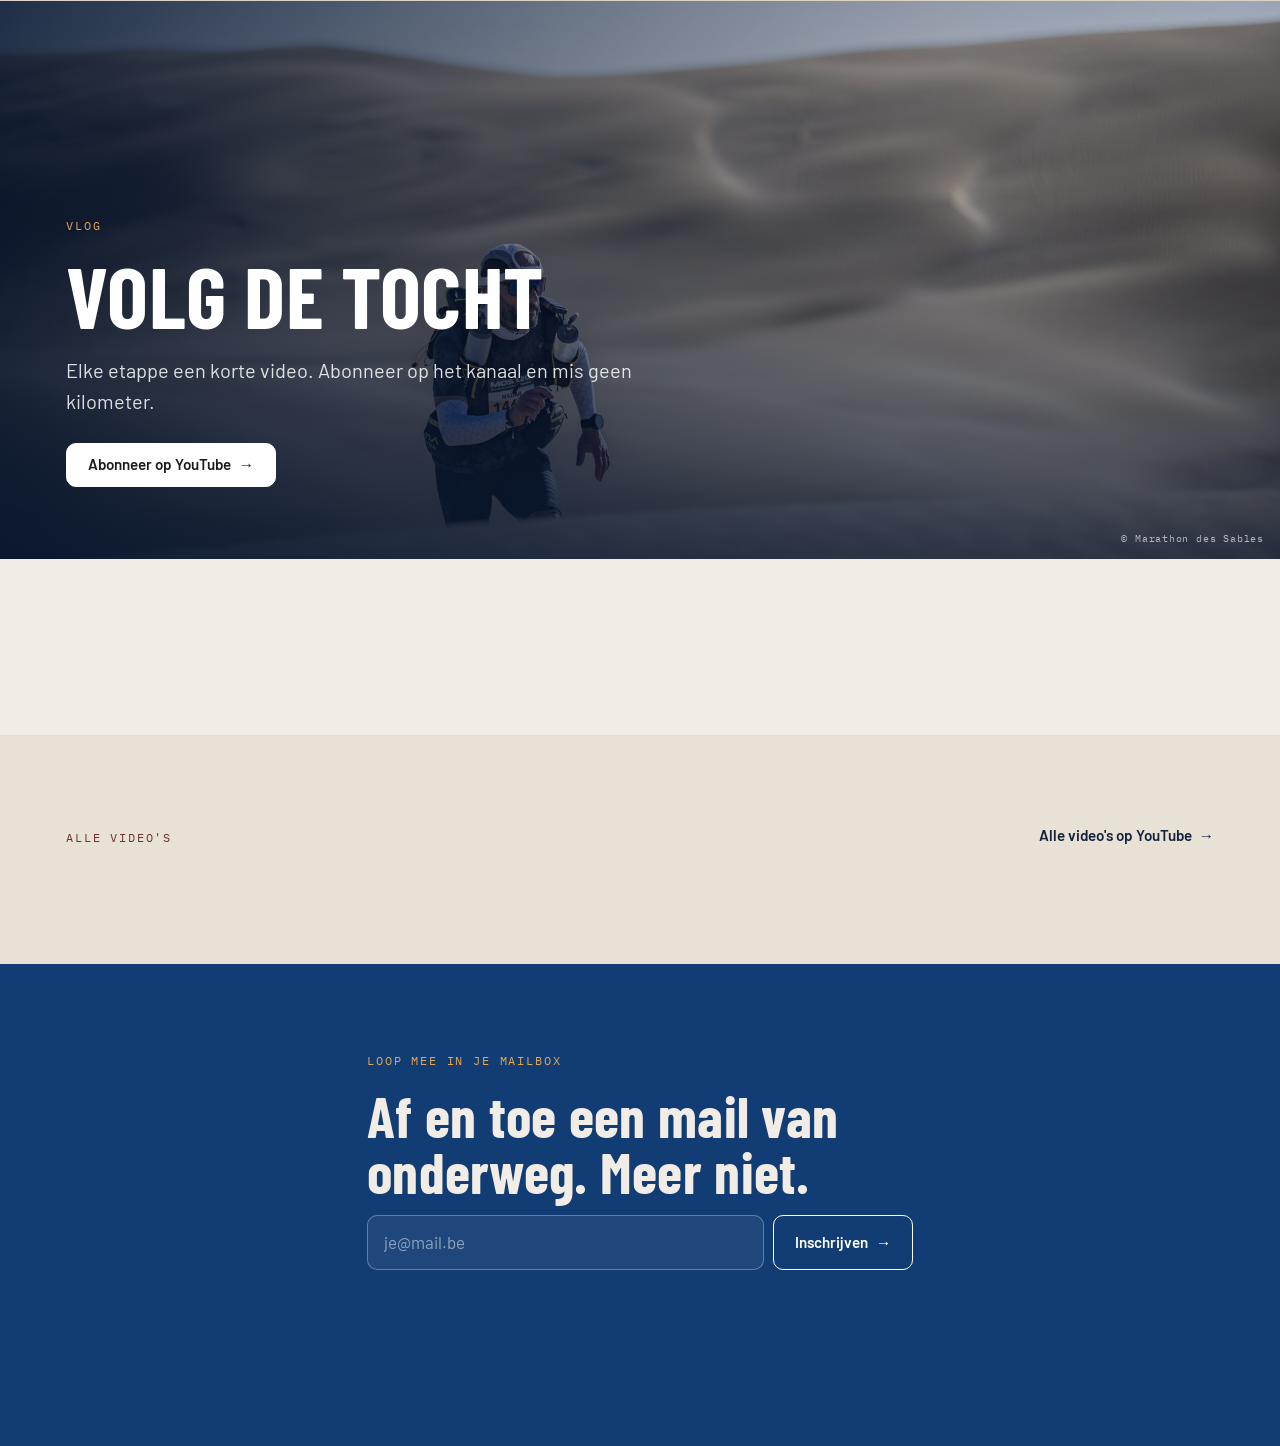
<file: vlog.html>
<!doctype html>
<html lang="nl">
<head>
<meta charset="utf-8">
<meta name="viewport" content="width=device-width, initial-scale=1, viewport-fit=cover">
<meta name="description" content="Ooit moest Maziar Toghraie vluchten uit Iran. Met Eigen Koers loopt hij vanaf 1 maart 2027 terug: van Leuven naar Iran, elke dag een marathon.">
<meta property="og:type" content="website">
<meta property="og:title" content="Vlog · Mazruns">
<meta property="og:description" content="Ooit moest Maziar Toghraie vluchten uit Iran. Met Eigen Koers loopt hij vanaf 1 maart 2027 terug: van Leuven naar Iran, elke dag een marathon.">
<meta property="og:image" content="https://mazruns.be/assets/img/hero-dunes.jpg">
<meta property="og:url" content="https://mazruns.be/vlog.html">
<link rel="icon" href="assets/img/favicon.svg" type="image/svg+xml">
<title>Vlog · Mazruns</title>
<link rel="stylesheet" href="https://fonts.googleapis.com/css2?family=Barlow+Condensed:wght@600;700&family=Barlow:wght@400;500;600&family=IBM+Plex+Mono:wght@400;500&family=Vazirmatn:wght@400;700&display=swap">
<link rel="stylesheet" href="assets/site.css?v=4adfd81c">
</head>
<body data-page="vlog">
<header class="nav" id="hdr"></header>
<main>
<section class="hero on-photo short">
  <img src="assets/img/dune-wide.jpg" alt="" style="object-position:50% 50%" fetchpriority="high">
  <div class="wrap"><div class="over">
    <p class="label" data-t="vlog.crumb">Vlog</p>
    <h1><span data-t="vlog.title">Volg de tocht</span></h1>
    <p class="lede" data-t="vlog.lede">Elke etappe een korte video. Abonneer op het kanaal en mis geen kilometer.</p>
    <div class="cta-row"><a class="btn fill" href="https://www.youtube.com/@maz.runs" data-t="vlog.sub">Abonneer op YouTube</a></div>
  </div></div><span class="credit">© Marathon des Sables</span>
</section>
<section class="band" data-vlog-videos><div class="wrap">
  <div id="vlogFeatured"></div>
</div></section>
<section class="band alt" data-vlog-videos><div class="wrap stack lg">
  <div class="head"><div class="stack"><p class="label" data-t="vlog.all">Alle video's</p></div><a class="link" href="https://www.youtube.com/@maz.runs" data-t="vlog.more">Alle video's op YouTube</a></div>
  <div class="tiles three" id="vlogCards"></div>
</div></section>
<section class="band dark"><div class="wrap news">
  <p class="label" data-t="news.title">Loop mee in je mailbox</p>
  <h2 data-t="news.p">Af en toe een mail van onderweg. Meer niet.</h2>
  <form id="newsForm"><input id="newsMail" type="email" required data-t-ph="news.ph" placeholder="je@mail.be" aria-label="E-mail"><button class="btn" type="submit" data-t="news.btn">Inschrijven</button></form>
  <p class="toast" id="newsToast" hidden></p>
</div></section>
</main>
<footer id="ftr"></footer>
<script src="assets/content.js?v=0cc44b17"></script>
<script src="assets/site.js?v=cb5f7b53"></script>
</body>
</html>
</file>
<file: assets/site.css>
/* Maziar naar Shiraz — shared stylesheet.
   Layout: photo-led. Full-bleed hero with gradient, condensed uppercase headings, photo cards with mono labels, dark footer. */
/* Merkkleuren (uit het logo): #123C74 navy, #722F2B bordeaux (beide merkkleur), #C98B3B goud (accent), #F1EDE6 zand */
:root{
  --bg:#F1EDE6; --surface:#FFFFFF; --sand:#E7E1D6; --ink:#14213A; --muted:#5C6473; --line:#DAD3C6;
  --accent:#722F2B; --accent-ink:#722F2B; --accent-bright:#E3A853;
  --blue:#123C74; --wine:#722F2B; --wine-2:#5E2622; --gold:#C98B3B; --on-wine-muted:#E6CFC8;
  --dark:#123C74; --dark-2:#0E3263; --on-dark:#F1EDE6; --on-dark-muted:#BCC7D8;
  --display:"Barlow Condensed","Arial Narrow","Helvetica Neue",Arial,sans-serif;
  --body:"Barlow","Helvetica Neue",Arial,sans-serif;
  --mono:"IBM Plex Mono",ui-monospace,Menlo,monospace;
  --fa:"Vazirmatn",Tahoma,sans-serif;
  --r:14px;
  padding-top:env(safe-area-inset-top,0px);padding-bottom:env(safe-area-inset-bottom,0px);
}
@media (prefers-color-scheme: dark){ :root:not([data-theme="light"]){ --bg:#0E1726; --surface:#162236; --sand:#1A2940; --ink:#F1EDE6; --muted:#A7B1C0; --line:#25354E; --accent:#A8463F; --accent-ink:#E3A853; --accent-bright:#E3A853; --blue:#7FA6DE; --wine:#4A1F1C; --wine-2:#5A2723; --gold:#E3A853; --on-wine-muted:#E6CFC8; --dark:#0A1322; --dark-2:#13213A; color-scheme:dark } }
:root[data-theme="dark"]{ --bg:#0E1726; --surface:#162236; --sand:#1A2940; --ink:#F1EDE6; --muted:#A7B1C0; --line:#25354E; --accent:#A8463F; --accent-ink:#E3A853; --accent-bright:#E3A853; --blue:#7FA6DE; --wine:#4A1F1C; --wine-2:#5A2723; --gold:#E3A853; --on-wine-muted:#E6CFC8; --dark:#0A1322; --dark-2:#13213A; color-scheme:dark }

*{box-sizing:border-box}
html{height:100%}
body{margin:0;min-height:100%;background:var(--bg);color:var(--ink);font-family:var(--body);font-size:17px;line-height:1.6;display:flex;flex-direction:column;-webkit-font-smoothing:antialiased}
main{flex:1}
img{max-width:100%;display:block}
[hidden]{display:none!important}
html[lang="fa"] body,html[lang="fa"] h1,html[lang="fa"] h2,html[lang="fa"] h3,html[lang="fa"] .btn,html[lang="fa"] .menu a{font-family:var(--fa);letter-spacing:0;text-transform:none}
h1,h2,h3{font-family:var(--display);font-weight:700;line-height:.98;margin:0;text-wrap:balance;letter-spacing:.005em}
h1{font-size:clamp(3rem,10vw,6.5rem);text-transform:uppercase}
h2{font-size:clamp(2.2rem,6vw,3.6rem)}
h3{font-size:1.45rem;line-height:1.15}
p{margin:0}
a{color:inherit}
.wrap{padding-left:max(16px,env(safe-area-inset-left,0px));padding-right:max(16px,env(safe-area-inset-right,0px));max-width:1180px;margin-inline:auto;width:100%}
.band{padding-block:clamp(3rem,7vw,5.5rem)}
.band.alt{background:var(--sand)}
.band.dark{background:var(--dark);color:var(--on-dark)}
.band.dark .muted,.band.dark p.lede{color:var(--on-dark-muted)}
.label{font-family:var(--mono);font-size:.72rem;letter-spacing:.16em;text-transform:uppercase;color:var(--accent-ink)}
.band.dark .label{color:var(--accent-bright)}
.lede{font-size:clamp(1.05rem,2vw,1.25rem);line-height:1.55;max-width:34em;color:var(--muted)}
.stack{display:grid;gap:1.1rem}
.stack.lg{gap:1.8rem}
.prose{max-width:38em;display:grid;gap:1.1rem;font-size:1.08rem}
.muted{color:var(--muted)}
.head{display:flex;align-items:end;justify-content:space-between;gap:1rem;flex-wrap:wrap}
.head .stack{gap:.5rem}

/* buttons and links */
.btn{display:inline-flex;align-items:center;gap:.5rem;font-family:var(--body);font-weight:600;font-size:.95rem;padding:.85rem 1.3rem;border-radius:10px;text-decoration:none;border:1.5px solid var(--ink);color:var(--ink);line-height:1;cursor:pointer;background:transparent}
.btn.fill{background:var(--ink);color:var(--bg);border-color:var(--ink)}
.btn.accent{background:var(--accent);color:#fff;border-color:var(--accent)}
.btn::after{content:"→"}
html[dir="rtl"] .btn::after{content:"←"}
.on-photo .btn{color:#fff;border-color:rgba(255,255,255,.75)}
.on-photo .btn.fill{background:#fff;color:#1E1A17;border-color:#fff}
.link{display:inline-flex;align-items:center;gap:.4rem;font-weight:600;font-size:.95rem;text-decoration:none;color:var(--ink)}
.link::after{content:"→";transition:transform .2s}
html[dir="rtl"] .link::after{content:"←"}
.link:hover::after{transform:translateX(3px)}
.link.muted{color:var(--muted)}
.link.muted::after{content:""}
.band.dark .link{color:var(--on-dark)}
a:focus-visible,button:focus-visible,input:focus-visible,textarea:focus-visible,select:focus-visible,summary:focus-visible{outline:3px solid var(--accent);outline-offset:3px}

/* pills */
.pill{display:inline-block;font-family:var(--mono);font-size:.66rem;letter-spacing:.12em;text-transform:uppercase;padding:.3rem .6rem;border-radius:6px;background:color-mix(in srgb,var(--blue) 14%,var(--surface));color:var(--blue)}
.pill.accent{background:color-mix(in srgb,var(--accent) 18%,var(--surface));color:var(--accent-ink)}
.pill.on-photo{background:rgba(255,255,255,.9);color:#1E1A17}

/* photos */
.photo{position:relative;overflow:hidden;background:var(--sand);max-width:100%;border-radius:var(--r)}
.photo img{width:100%;height:100%;object-fit:cover;display:block}
.photo.square{aspect-ratio:1}
.photo.p45{aspect-ratio:4/5}
.photo.l43{aspect-ratio:4/3}
.photo.l169{aspect-ratio:16/9}
.photo .credit{position:absolute;inset:auto 10px 8px auto;font-family:var(--mono);font-size:.6rem;letter-spacing:.08em;color:rgba(255,255,255,.75);text-shadow:0 1px 4px rgba(0,0,0,.6)}
html[dir="rtl"] .photo .credit{inset:auto auto 8px 10px}

/* nav */
.nav{position:sticky;top:env(safe-area-inset-top,0px);z-index:20;background:color-mix(in srgb,var(--bg) 92%,transparent);backdrop-filter:blur(12px);border-bottom:1px solid var(--line)}
.nav .bar{display:flex;align-items:center;justify-content:space-between;gap:1rem;padding-block:.8rem}
.brand{text-decoration:none;color:var(--ink);display:grid;line-height:1.1}
.brand b{font-family:var(--mono);font-weight:500;font-size:.9rem;letter-spacing:.18em;text-transform:uppercase}
.brand small{font-family:var(--mono);font-size:.6rem;letter-spacing:.14em;text-transform:uppercase;color:var(--muted)}
.nav .right{display:flex;align-items:center;gap:1rem}
@media (max-width:899px){
  .nav .bar{flex-wrap:wrap}
  .nav .right{display:contents}
  .brand{margin-inline-end:auto}
  .menu{order:10;flex-basis:100%}
}
.langs{display:flex;gap:.5rem;font-family:var(--mono);font-size:.7rem;letter-spacing:.08em}
.langs button{background:none;border:0;padding:0;color:var(--muted);cursor:pointer;font:inherit;letter-spacing:inherit}
.langs button[aria-pressed="true"]{color:var(--ink);text-decoration:underline;text-underline-offset:4px;text-decoration-color:var(--gold)}
.menu-btn{font-family:var(--body);font-weight:600;font-size:.9rem;background:none;border:1.5px solid var(--ink);color:var(--ink);cursor:pointer;padding:.45rem .9rem;border-radius:8px}
.menu ul{list-style:none;margin:0;padding:.4rem 0 1.1rem;display:grid;gap:.1rem}
.menu a{display:block;font-family:var(--display);font-weight:700;font-size:1.7rem;text-decoration:none;color:var(--ink);padding:.35rem 0;text-transform:uppercase}
.menu a[aria-current="page"]{color:var(--accent-ink)}
.menu a.cta{margin-top:.6rem;font-family:var(--body);font-size:1rem;text-transform:none;display:inline-flex;align-items:center;gap:.5rem;background:var(--ink);color:var(--bg);padding:.75rem 1.2rem;border-radius:10px}
.menu a.cta::after{content:"→"}
@media (min-width:900px){
  .nav .bar{padding-block:.9rem}
  .menu-btn{display:none}
  .menu{display:block!important}
  .menu ul{display:flex;gap:1.6rem;padding:0;align-items:center}
  .menu a{font-family:var(--body);font-weight:500;font-size:.95rem;text-transform:none;padding:0}
  .menu a[aria-current="page"]{color:var(--ink);font-weight:600}
  .menu a.cta{margin:0;font-size:.95rem;padding:.65rem 1.1rem}
  .nav .inner{display:flex;align-items:center;justify-content:space-between;gap:2rem}
}

/* hero */
.hero{position:relative;color:#fff;min-height:min(92vh,860px);display:grid;align-items:end;overflow:hidden;background:var(--dark)}
.hero img{position:absolute;inset:0;width:100%;height:100%;object-fit:cover;object-position:68% 55%}
.hero::after{content:"";position:absolute;inset:0;background:linear-gradient(90deg,rgba(8,22,46,.80) 0%,rgba(8,22,46,.45) 45%,rgba(8,22,46,.06) 100%),linear-gradient(180deg,rgba(8,22,46,.15) 0%,transparent 35%,rgba(8,22,46,.75) 100%)}
.hero .over{position:relative;z-index:2;padding-block:clamp(3rem,9vw,6rem) clamp(2.5rem,6vw,4.5rem);display:grid;gap:1.1rem;max-width:40em}
.hero h1{font-size:clamp(3.2rem,11vw,7.6rem);color:#fff}
.hero h1 em{font-style:normal;color:var(--accent-bright)}
.hero .sub{font-family:var(--display);font-weight:600;font-size:clamp(1.15rem,2.6vw,1.6rem);text-transform:uppercase;letter-spacing:.04em;line-height:1.15;color:rgba(255,255,255,.92)}
.hero .lede{color:rgba(255,255,255,.85);max-width:30em}
.hero .cta-row{display:flex;flex-wrap:wrap;gap:.7rem;margin-top:.5rem}
.hero .credit{position:absolute;z-index:2;right:max(16px,env(safe-area-inset-right,0px));bottom:12px;font-family:var(--mono);font-size:.62rem;letter-spacing:.08em;color:rgba(255,255,255,.65)}
.hero .label{color:var(--accent-bright)}
.hero.short{min-height:min(62vh,560px)}
.hero.short h1{font-size:clamp(2.6rem,8vw,5.4rem)}
/* hero met aparte gsm-foto: op smalle schermen staat de foto boven de tekst, niet erachter */
@media (max-width:899px){
  .hero.stack{display:block;min-height:0}
  .hero.stack img{position:relative;display:block;height:clamp(280px,80vw,460px);object-position:var(--mpos,50% 50%)!important}
  .hero.stack::after{bottom:auto;height:clamp(280px,80vw,460px);background:linear-gradient(180deg,rgba(8,22,46,.25) 0%,transparent 30%,transparent 62%,var(--dark) 100%)}
  .hero.stack .over{padding-top:.4rem}
  .hero.stack .credit{bottom:auto;top:calc(clamp(280px,80vw,460px) - 22px)}
}

/* facts strip */
.facts{display:grid;grid-template-columns:repeat(3,1fr);gap:1rem}
.fact{min-width:0;border-top:3px solid var(--gold);padding-top:.7rem}
.fact b{display:block;font-family:var(--display);font-weight:700;font-size:clamp(2rem,7vw,3.6rem);line-height:1;font-variant-numeric:tabular-nums}
.fact span{display:block;margin-top:.3rem;font-family:var(--mono);font-size:.68rem;letter-spacing:.14em;text-transform:uppercase;color:var(--muted)}

/* feature card: photo + text (like the "Over Evelyne" card) */
.feature{display:grid;background:var(--surface);border-radius:var(--r);overflow:hidden;box-shadow:0 20px 50px -30px rgba(30,20,10,.35)}
.feature .photo{border-radius:0;aspect-ratio:4/3}
.feature .txt{padding:clamp(1.5rem,4vw,3rem);display:grid;gap:1rem;align-content:center}
.feature .txt .lede{max-width:32em}
.feature .actions{display:flex;flex-wrap:wrap;gap:.7rem;margin-top:.4rem}
@media (min-width:860px){.feature{grid-template-columns:1fr 1fr}.feature .photo{aspect-ratio:auto;min-height:100%}.feature.rev .photo{order:2}}

/* quote */
.quote{text-align:center;display:grid;gap:1.2rem;justify-items:center}
.quote blockquote{margin:0;font-family:var(--display);font-weight:600;font-size:clamp(1.8rem,5vw,3.2rem);line-height:1.1;max-width:20em;text-transform:uppercase}
.quote blockquote em{font-style:normal;color:var(--accent-bright)}
.quote cite{font-style:normal;font-family:var(--mono);font-size:.72rem;letter-spacing:.16em;text-transform:uppercase;color:var(--muted)}

/* story fragments with photos: alternating */
.frag{display:grid;gap:1.5rem;align-items:center}
@media (min-width:860px){.frag{grid-template-columns:1fr 1fr;gap:4rem}.frag.rev .photo{order:2}}
.frag .photo{aspect-ratio:4/5}
.frag .txt{display:grid;gap:1rem}
.frag .txt p{font-size:1.1rem}
.frag .txt .big{font-family:var(--display);font-weight:600;font-size:clamp(1.5rem,3.5vw,2.2rem);line-height:1.1;text-transform:uppercase}

/* cards grid */
.cards{display:grid;gap:1.2rem}
@media (min-width:640px){.cards{grid-template-columns:repeat(2,1fr)}}
@media (min-width:960px){.cards.three{grid-template-columns:repeat(3,1fr)}.cards.four{grid-template-columns:repeat(4,1fr)}}
.card{background:var(--surface);border-radius:var(--r);padding:1.3rem;display:grid;gap:.7rem;align-content:start;min-width:0;box-shadow:0 12px 30px -24px rgba(30,20,10,.4);text-decoration:none;color:inherit}
.card .pill,.tiers .pill{justify-self:start}
.card .when{font-family:var(--display);font-weight:700;font-size:1.5rem;line-height:1}
.card .t{font-weight:600}
.card .s{color:var(--muted);font-size:.95rem}
.band.dark .card{background:var(--dark-2);box-shadow:none}
.band.wine{background:var(--wine)}
.band.wine .card{background:var(--wine-2)}
.band.wine .muted,.band.wine p.lede{color:var(--on-wine-muted)}
.band.dark .card .s{color:var(--on-dark-muted)}

/* photo tiles */
.tiles{display:grid;gap:1.2rem}
@media (min-width:640px){.tiles{grid-template-columns:repeat(2,1fr)}}
@media (min-width:960px){.tiles.three{grid-template-columns:repeat(3,1fr)}.tiles.four{grid-template-columns:repeat(4,1fr)}}
.tile{display:grid;gap:.7rem;align-content:start;min-width:0;text-decoration:none;color:inherit}
.tile .photo{aspect-ratio:4/5}
.tile.wide .photo{aspect-ratio:16/10}
.tile h3{font-size:1.35rem}
.tile .meta{font-family:var(--mono);font-size:.66rem;letter-spacing:.14em;text-transform:uppercase;color:var(--muted)}
.tile .num{font-family:var(--display);font-weight:700;font-size:clamp(2.4rem,6vw,3.6rem);line-height:1;color:var(--accent)}

/* mosaic (photo wall) */
/* fotomuur: elke foto in zijn eigen verhouding, niets bijgesneden */
.mosaic{columns:2;column-gap:.6rem}
@media (min-width:760px){.mosaic{columns:3}}
.mosaic .photo{border-radius:8px;break-inside:avoid;margin-bottom:.6rem}
.mosaic .photo img{height:auto}

/* timeline */
.timeline{list-style:none;margin:0;padding:0;display:grid;gap:0}
.timeline li{display:grid;grid-template-columns:auto 1fr;gap:1.2rem;padding:1rem 0;border-top:1px solid var(--line)}
.timeline li:last-child{border-bottom:1px solid var(--line)}
.timeline time{font-family:var(--mono);font-size:.72rem;letter-spacing:.12em;color:var(--accent-ink);min-width:6.5rem;padding-top:.35rem;text-transform:uppercase}
.timeline strong{display:block;font-family:var(--display);font-weight:700;font-size:1.3rem;line-height:1.1}
.timeline span{color:var(--muted);font-size:.98rem}

/* calendar */
.cal-head{display:flex;align-items:center;justify-content:space-between;gap:.5rem;margin-bottom:1rem}
.cal-head h3{font-size:1.3rem;text-transform:uppercase}
.cal-head button{background:var(--surface);border:1px solid var(--line);color:var(--ink);font-size:1.2rem;cursor:pointer;width:2.4rem;height:2.4rem;border-radius:8px}
.cal{display:grid;grid-template-columns:repeat(7,1fr);gap:3px;font-family:var(--mono);font-size:.8rem}
.cal .dow{text-align:center;color:var(--muted);font-size:.6rem;letter-spacing:.1em;padding:.4rem 0;text-transform:uppercase}
.cal .day{aspect-ratio:1;display:grid;place-items:center;position:relative;min-width:0;border-radius:8px;background:var(--surface)}
.cal .day.out{visibility:hidden}
.cal .day.has{background:var(--accent);color:#fff;font-weight:500}
.cal .day.today{box-shadow:inset 0 0 0 2px var(--ink)}
.cal .day.stage{background:color-mix(in srgb,var(--stage) 22%,var(--surface));box-shadow:inset 0 -3px 0 var(--stage)}
.cal .day.stage.has{background:var(--accent)}
.legend{display:flex;gap:1.2rem;flex-wrap:wrap;font-family:var(--mono);font-size:.66rem;letter-spacing:.1em;text-transform:uppercase;color:var(--muted)}
.legend i{display:inline-block;width:10px;height:10px;border-radius:3px;vertical-align:-1px;margin-inline-end:.4rem}

/* video */
.video{position:relative;display:block;text-decoration:none;color:inherit}
.video .play{position:absolute;left:50%;top:50%;transform:translate(-50%,-50%);width:68px;height:68px;border-radius:50%;background:rgba(255,255,255,.95);display:grid;place-items:center;color:#1E1A17;font-size:1.3rem;z-index:3;padding-left:4px;box-shadow:0 10px 30px rgba(0,0,0,.3)}
.video.big .play{width:92px;height:92px;font-size:1.9rem}

/* fundraising */
.meter{height:10px;border-radius:5px;background:var(--line);overflow:hidden}
.meter i{display:block;height:100%;width:0;background:var(--accent);border-radius:5px}
.amounts{display:flex;justify-content:space-between;font-family:var(--mono);font-size:.74rem;letter-spacing:.06em;color:var(--muted);margin-top:.6rem;font-variant-numeric:tabular-nums}
/* steunpagina: meter + bijdrage */
.give{display:grid;gap:2.5rem}
@media (min-width:900px){.give{grid-template-columns:1.25fr 1fr;align-items:center;gap:4rem}}
.give-meter{display:grid;gap:.9rem}
.meter.big{position:relative;height:24px;border-radius:12px;overflow:visible;margin-top:2.6rem;background:var(--line)}
.meter.big i{position:absolute;inset:0 auto 0 0;background:var(--blue);border-radius:12px}
.meter.big b{position:absolute;top:0;bottom:0;left:0;width:0;border-radius:0 12px 12px 0;background:repeating-linear-gradient(45deg,var(--accent-bright) 0 6px,var(--gold) 6px 12px);transition:left .25s ease,width .25s ease}
.meter.big .tag{position:absolute;bottom:calc(100% + 10px);transform:translateX(-50%);font-family:var(--mono);font-size:.74rem;letter-spacing:.04em;white-space:nowrap;background:var(--gold);color:#14213A;padding:.25rem .55rem;border-radius:6px;transition:left .25s ease;font-variant-numeric:tabular-nums}
.meter.big .tag::after{content:"";position:absolute;left:50%;top:100%;transform:translateX(-50%);border:6px solid transparent;border-top-color:var(--gold)}
.amounts.big{align-items:baseline;font-size:.8rem}
.amounts.big strong{font-family:var(--display);font-weight:700;font-size:clamp(2rem,5vw,2.8rem);letter-spacing:0;color:var(--blue);margin-right:.3rem}
.give-card{background:var(--surface);border-radius:var(--r);padding:clamp(1.4rem,4vw,2.2rem);display:grid;gap:1.1rem;box-shadow:0 18px 40px -28px rgba(30,20,10,.45);border-top:4px solid var(--gold)}
.give-out{display:flex;align-items:baseline;gap:.8rem;flex-wrap:wrap}
.give-out .amt{font-family:var(--display);font-weight:700;font-size:clamp(2.8rem,9vw,3.8rem);line-height:1;color:var(--accent-ink);font-variant-numeric:tabular-nums}
.give-out .kms{font-family:var(--mono);font-size:.78rem;letter-spacing:.1em;text-transform:uppercase;color:var(--muted)}
.give-range{-webkit-appearance:none;appearance:none;width:100%;height:8px;margin:.8rem 0 0;border-radius:4px;background:linear-gradient(90deg,var(--gold) var(--fill,0%),var(--line) var(--fill,0%));cursor:pointer}
.give-range:focus-visible{outline:2px solid var(--gold);outline-offset:8px}
.give-range::-webkit-slider-thumb{-webkit-appearance:none;width:32px;height:32px;border-radius:50%;background:var(--surface);border:4px solid var(--gold);box-shadow:0 4px 14px -4px rgba(0,0,0,.4);cursor:grab}
.give-range::-moz-range-thumb{width:24px;height:24px;border-radius:50%;background:var(--surface);border:4px solid var(--gold);box-shadow:0 4px 14px -4px rgba(0,0,0,.4);cursor:grab}
.give-range::-moz-range-track{background:transparent}
.range-ends{display:flex;justify-content:space-between;font-family:var(--mono);font-size:.7rem;letter-spacing:.06em;color:var(--muted)}
.give-split{font-family:var(--mono);font-size:.76rem;letter-spacing:.04em;color:var(--ink)}
.give-card .btn{justify-self:start}
#payNote{transition:color .3s}#payNote.flash{color:var(--accent-ink)}
.km-split{display:grid;gap:2rem}
@media (min-width:900px){.km-split{grid-template-columns:1fr 1fr;align-items:center;gap:4rem}}
.coins{display:grid;grid-template-columns:repeat(6,1fr);gap:8px;max-width:420px}
.coins i{aspect-ratio:1;border-radius:50%;background:var(--blue)}
.coins i.r{background:var(--wine)}
.split.cl div:first-child b{color:var(--blue)}
.split.cl div:last-child b{color:var(--accent-ink)}
.split small{display:block;color:var(--muted);font-size:.9rem;margin-top:.4rem;max-width:18em}
.cl-wrap{display:grid;gap:2.5rem}
@media (min-width:900px){.cl-wrap{grid-template-columns:1.4fr 1fr;align-items:center;gap:4rem}}
.cl-wrap .stack p:not(.label):not(.lede){max-width:36em}
.quote blockquote.long{font-size:clamp(1.5rem,3.2vw,2.4rem);max-width:30em;margin-inline:auto}
.roof{display:grid;gap:.9rem}
.cl-logo{display:block;justify-self:start;background:#FFFFFF;border-radius:var(--r);padding:1rem 1.4rem;margin-bottom:.6rem;transition:transform .2s}
.cl-logo:hover{transform:translateY(-2px)}
.cl-logo img{display:block;width:180px;height:auto}
.roof ul{list-style:none;margin:0;padding:0;display:grid;gap:.8rem}
.roof li{background:var(--surface);border-radius:var(--r);padding:1.1rem 1.3rem;border-left:4px solid var(--blue);display:grid;gap:.2rem}
.roof li b{font-family:var(--display);font-weight:700;font-size:1.3rem}
.roof li span{color:var(--muted);font-size:.95rem}
.tiers{list-style:none;margin:0;padding:0;display:grid;gap:1rem}
@media (min-width:760px){.tiers{grid-template-columns:repeat(3,1fr)}}
.tiers li{background:var(--surface);border-radius:var(--r);padding:1.4rem;display:grid;gap:.6rem;align-content:start;border:1.5px solid transparent;box-shadow:0 12px 30px -24px rgba(30,20,10,.4)}
.tiers li.featured{border-color:var(--accent)}
.tiers .price{font-family:var(--display);font-weight:700;font-size:clamp(2.2rem,6vw,3.2rem);line-height:1;font-variant-numeric:tabular-nums}
.tiers li.featured .price{color:var(--accent-ink)}
.tiers .t strong{display:block;font-family:var(--display);font-weight:700;font-size:1.3rem}
.tiers .t span{color:var(--muted);font-size:.95rem}
.split{display:grid;grid-template-columns:1fr 1fr;gap:1rem}
.split div b{display:block;font-family:var(--display);font-weight:700;font-size:clamp(2.4rem,8vw,4rem);line-height:1}
.split div span{font-family:var(--mono);font-size:.66rem;letter-spacing:.14em;text-transform:uppercase;color:var(--muted)}
.split div:last-child b{color:var(--accent)}
.price-tag{font-family:var(--mono);font-size:.85rem;font-variant-numeric:tabular-nums}

/* partners */
.logos{display:grid;grid-template-columns:repeat(2,1fr);gap:.8rem}
@media (min-width:640px){.logos{grid-template-columns:repeat(3,1fr)}}
@media (min-width:960px){.logos{grid-template-columns:repeat(6,1fr)}}
.logo{aspect-ratio:3/2;background:var(--surface);border-radius:10px;display:grid;place-items:center;text-align:center;padding:1rem;min-width:0;min-height:0;overflow:hidden;text-decoration:none;color:inherit;border:1.5px dashed var(--line)}
.logo.real{border-style:solid;border-color:var(--line);display:flex;flex-direction:column;align-items:center;justify-content:center;gap:.35rem}
.logo img{max-width:70%;max-height:50%;min-height:0;flex:0 1 auto;object-fit:contain;border-radius:4px}
.logo strong{font-family:var(--display);font-weight:700;font-size:1.2rem;line-height:1.1;text-transform:uppercase}
.logo span{font-family:var(--mono);font-size:.6rem;color:var(--muted);letter-spacing:.1em;text-transform:uppercase}
.steps{display:grid;gap:1.2rem}
@media (min-width:860px){.steps{grid-template-columns:repeat(3,1fr)}}

/* faq */
details{border-top:1px solid var(--line);padding:1rem 0}
details:last-of-type{border-bottom:1px solid var(--line)}
summary{font-family:var(--display);font-weight:700;font-size:1.25rem;cursor:pointer;list-style:none;display:flex;justify-content:space-between;gap:1rem}
summary::-webkit-details-marker{display:none}
summary::after{content:"+";color:var(--accent)}
details[open] summary::after{content:"–"}
details p{margin-top:.7rem;color:var(--muted)}

/* forms */
.form{display:grid;gap:1.1rem;max-width:32em}
.form label{display:grid;gap:.4rem;font-family:var(--mono);font-size:.68rem;letter-spacing:.14em;text-transform:uppercase;color:var(--muted)}
.form input,.form textarea,.form select{font:inherit;font-family:var(--body);padding:.75rem .9rem;border:1.5px solid var(--line);border-radius:10px;background:var(--surface);color:var(--ink);width:100%}
.form input:focus,.form textarea:focus,.form select:focus{border-color:var(--ink);outline:none}
.form textarea{min-height:6rem;resize:vertical}
.toast{font-family:var(--mono);font-size:.85rem;color:var(--accent-ink)}
.news{display:grid;gap:1rem;max-width:34em}
.news form{display:flex;gap:.6rem;flex-wrap:wrap}
.news input{flex:1;min-width:12em;font:inherit;padding:.8rem 1rem;border:1.5px solid rgba(255,255,255,.3);border-radius:10px;background:rgba(255,255,255,.06);color:#fff}
.news input::placeholder{color:rgba(255,255,255,.5)}
.news .btn{color:#fff;border-color:#fff}

footer{background:var(--dark);color:var(--on-dark-muted);padding-block:3rem 2.5rem;font-size:.95rem}
footer .cols{display:grid;gap:1.6rem}
@media (min-width:700px){footer .cols{grid-template-columns:1.6fr 1fr 1fr}}
footer .ft{font-family:var(--mono);color:var(--on-dark);font-size:.72rem;letter-spacing:.16em;text-transform:uppercase}
footer ul{list-style:none;margin:.7rem 0 0;padding:0;display:grid;gap:.4rem}
footer a{color:var(--on-dark);text-decoration:none}
footer .copy{display:inline-flex;gap:.6rem;align-items:center;font-family:var(--mono);font-size:.8rem;flex-wrap:wrap;color:var(--on-dark)}
footer .copy button{font:inherit;font-size:.62rem;letter-spacing:.1em;text-transform:uppercase;border:0;background:none;color:var(--on-dark-muted);cursor:pointer;padding:0}
footer .bottom{border-top:1px solid rgba(255,255,255,.12);margin-top:2rem;padding-top:1.2rem;display:flex;justify-content:space-between;gap:1rem;flex-wrap:wrap;font-family:var(--mono);font-size:.66rem;letter-spacing:.12em;text-transform:uppercase}
.note{font-family:var(--mono);font-size:.7rem;color:var(--muted);letter-spacing:.03em}
@media (prefers-reduced-motion:no-preference){ .meter i{transition:width 1.2s ease} }

/* clickable quote */
a.quote-link{display:grid;text-decoration:none;color:inherit}
.band.dark .quote cite{color:var(--on-dark-muted)}
a.quote-link .more{display:inline-flex;align-items:center;gap:.4rem;font-family:var(--body);font-weight:600;font-size:.95rem;color:var(--on-dark);border-bottom:1.5px solid var(--accent-bright);padding-bottom:.15rem}
a.quote-link .more::after{content:"→";transition:transform .2s}
html[dir="rtl"] a.quote-link .more::after{content:"←"}
a.quote-link:hover .more::after{transform:translateX(3px)}
a.quote-link:hover blockquote{color:#fff}
/* preparation list */
.timeline.prep time{color:var(--blue)}

/* two-column sections (calendar, route + FAQ, split + FAQ, contact) */
.two{display:grid;gap:3rem}
@media (min-width:860px){.two{grid-template-columns:1fr 1fr;gap:4rem;align-items:start}}

/* routekaart (De tocht). Fallbacks voor de merkkleuren zolang --gold/--wine niet overal bestaan. */
.routefig{margin:0;display:grid;gap:.8rem}
.routemap{width:100%;height:auto;display:block;border-radius:var(--r)}
.routemap .rm-sea{fill:color-mix(in srgb,var(--blue) 12%,var(--surface))}
.routemap .rm-land{fill:var(--sand);stroke:var(--line);stroke-width:.7}
.routemap .rm-on{fill:var(--surface);stroke:var(--line);stroke-width:.9}
.routemap .rm-route{fill:none;stroke:var(--blue);stroke-width:3.2;stroke-linejoin:round;stroke-linecap:round}
.routemap .rm-arrow{fill:none;stroke:var(--blue);stroke-width:3.2;stroke-dasharray:2 9;stroke-linecap:round}
.routemap .rm-head{fill:var(--blue)}
.routemap .rm-end{fill:var(--wine,#722F2B);stroke:var(--surface);stroke-width:2.5}
.routemap text{font-family:var(--mono);font-size:17px;fill:var(--ink);letter-spacing:.06em;text-transform:uppercase;paint-order:stroke;stroke:var(--surface);stroke-width:4px;stroke-linejoin:round}
.routemap .rm-place{font-family:var(--display);font-weight:700;font-size:28px;fill:var(--wine,#722F2B);letter-spacing:.02em}
@media (max-width:640px){.routemap .rm-labels{display:none}.routemap .rm-place{font-size:40px}.routemap .rm-start{text-anchor:start}.routemap .rm-route{stroke-width:4.5}}


/* blog */
.blog-filter{display:flex;flex-wrap:wrap;gap:.5rem}
.blog-filter[hidden]{display:none}
.blog-filter button{font-family:var(--mono);font-size:.72rem;letter-spacing:.12em;text-transform:uppercase;padding:.55rem .9rem;border-radius:999px;border:1px solid var(--line);background:var(--surface);color:var(--ink);cursor:pointer}
.blog-filter button[aria-pressed="true"]{background:var(--blue);border-color:var(--blue);color:#FFFFFF}
.post-card .s{color:var(--muted);font-size:.95rem;margin:0}
.post-card .pills{display:flex;gap:.4rem;flex-wrap:wrap}
.post-card.textonly{background:var(--surface);border-radius:var(--r);padding:1.3rem;border-top:4px solid var(--wine)}
.post-card:hover h3{text-decoration:underline;text-underline-offset:4px;text-decoration-color:var(--gold)}
.vthumb .play{position:absolute;left:50%;top:50%;transform:translate(-50%,-50%);width:58px;height:58px;border-radius:50%;background:rgba(255,255,255,.95);display:grid;place-items:center;color:#1E1A17;font-size:1.2rem}
.post{max-width:46rem;margin:0 auto;display:grid;gap:1.2rem}
.post .back::before{content:"← "}
.post h2{font-size:clamp(2rem,5vw,3rem);line-height:1.05}
.post .embed{position:relative;aspect-ratio:16/9;border-radius:var(--r);overflow:hidden;background:#000}
.post .embed iframe{position:absolute;inset:0;width:100%;height:100%;border:0}
.post .body{display:grid;gap:1rem;font-size:1.1rem}
.post .body p{margin:0}
.post .back::after{content:""}
.post-card .photo{aspect-ratio:16/9}
.post-card .photo img{object-position:50% 30%}
.post-card.textonly{align-self:start}
.post figure{margin:.4rem 0;display:grid;gap:.5rem}
.post figure .photo img{height:auto}
.post figcaption{font-size:.9rem;color:var(--muted)}
</file>
